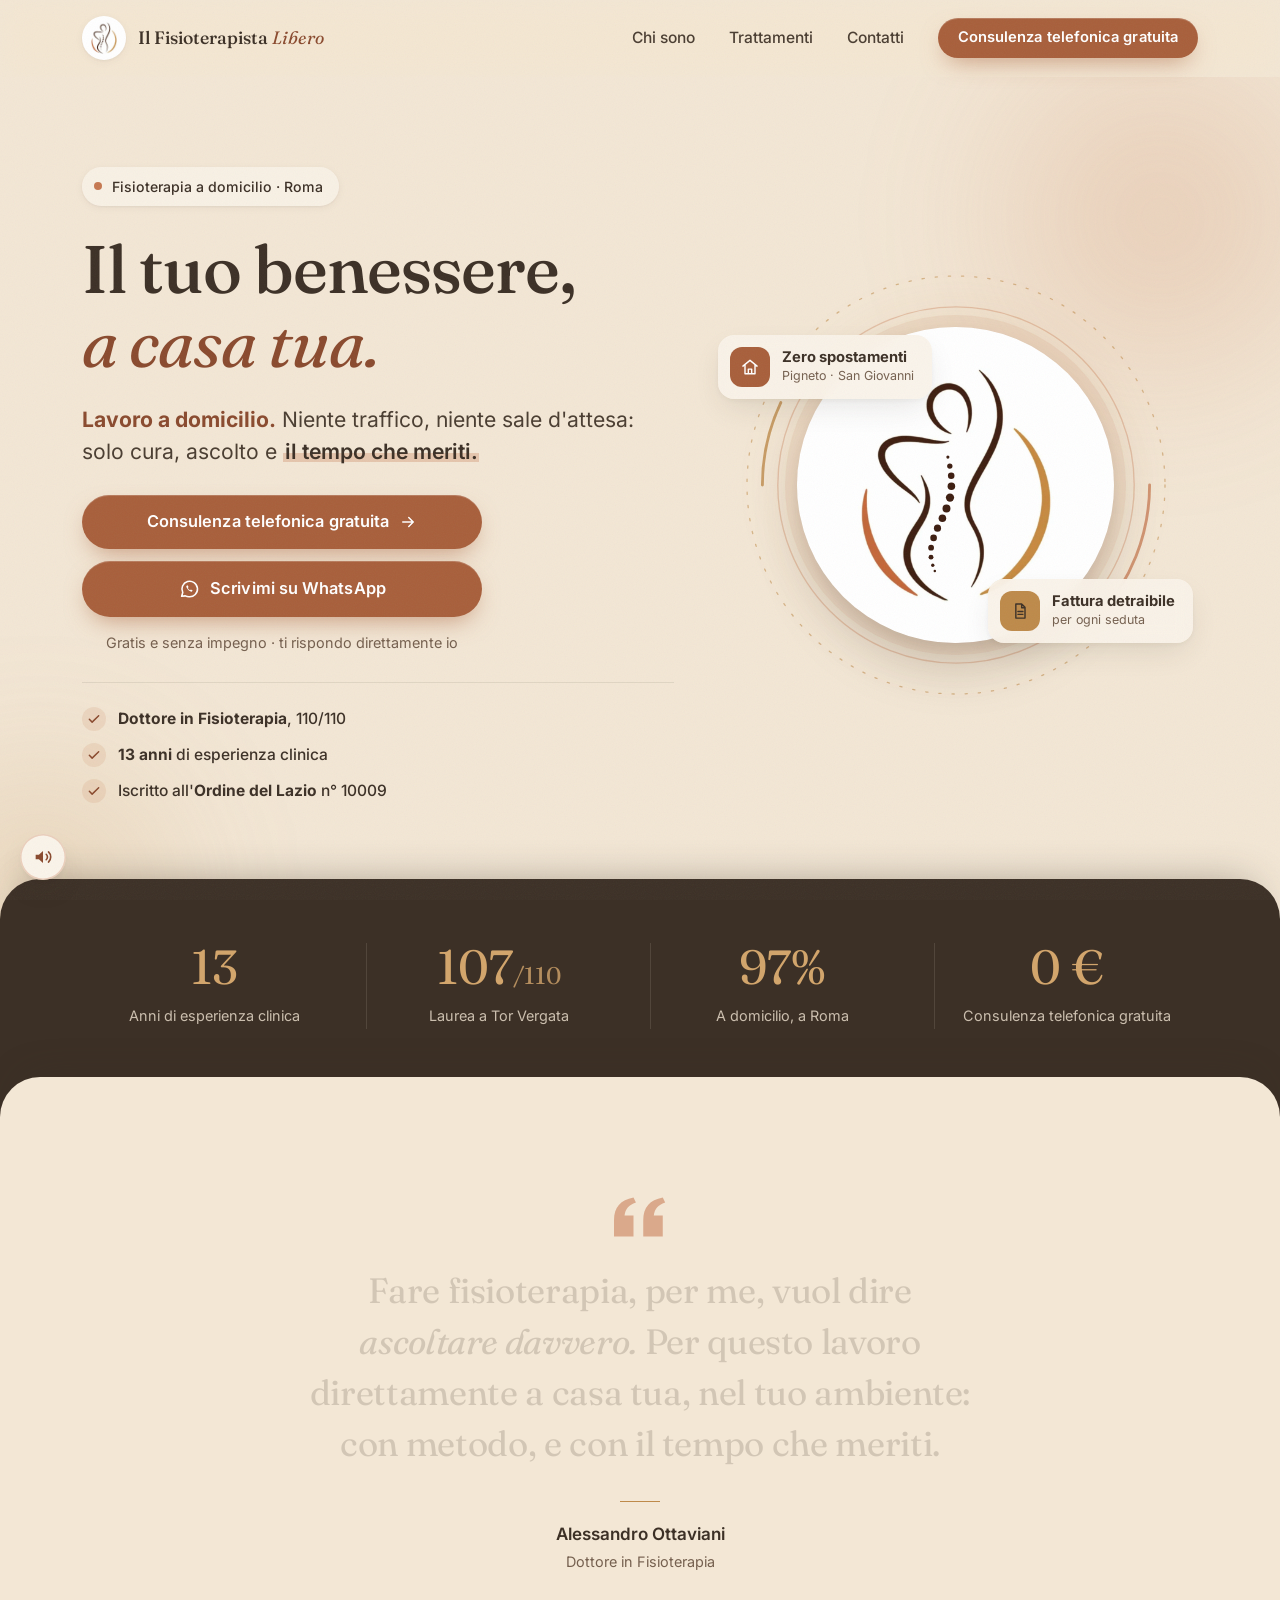
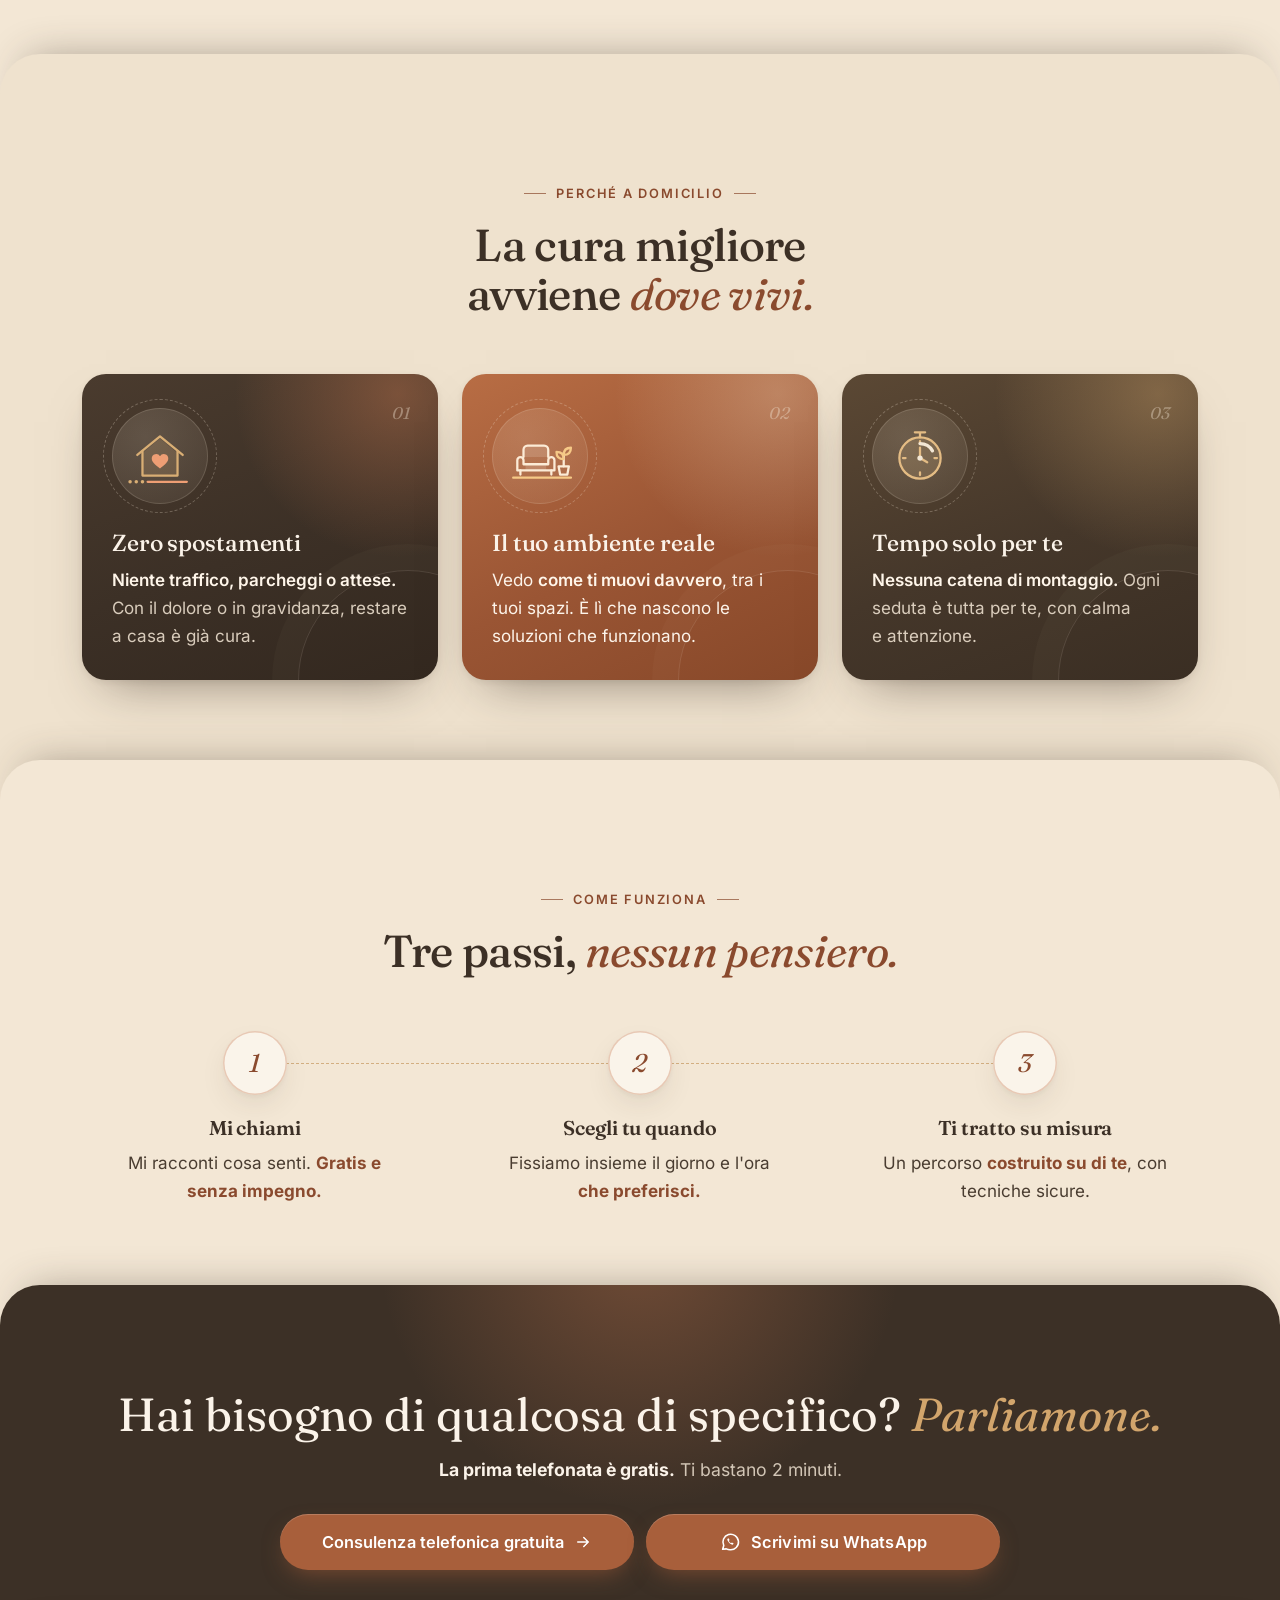
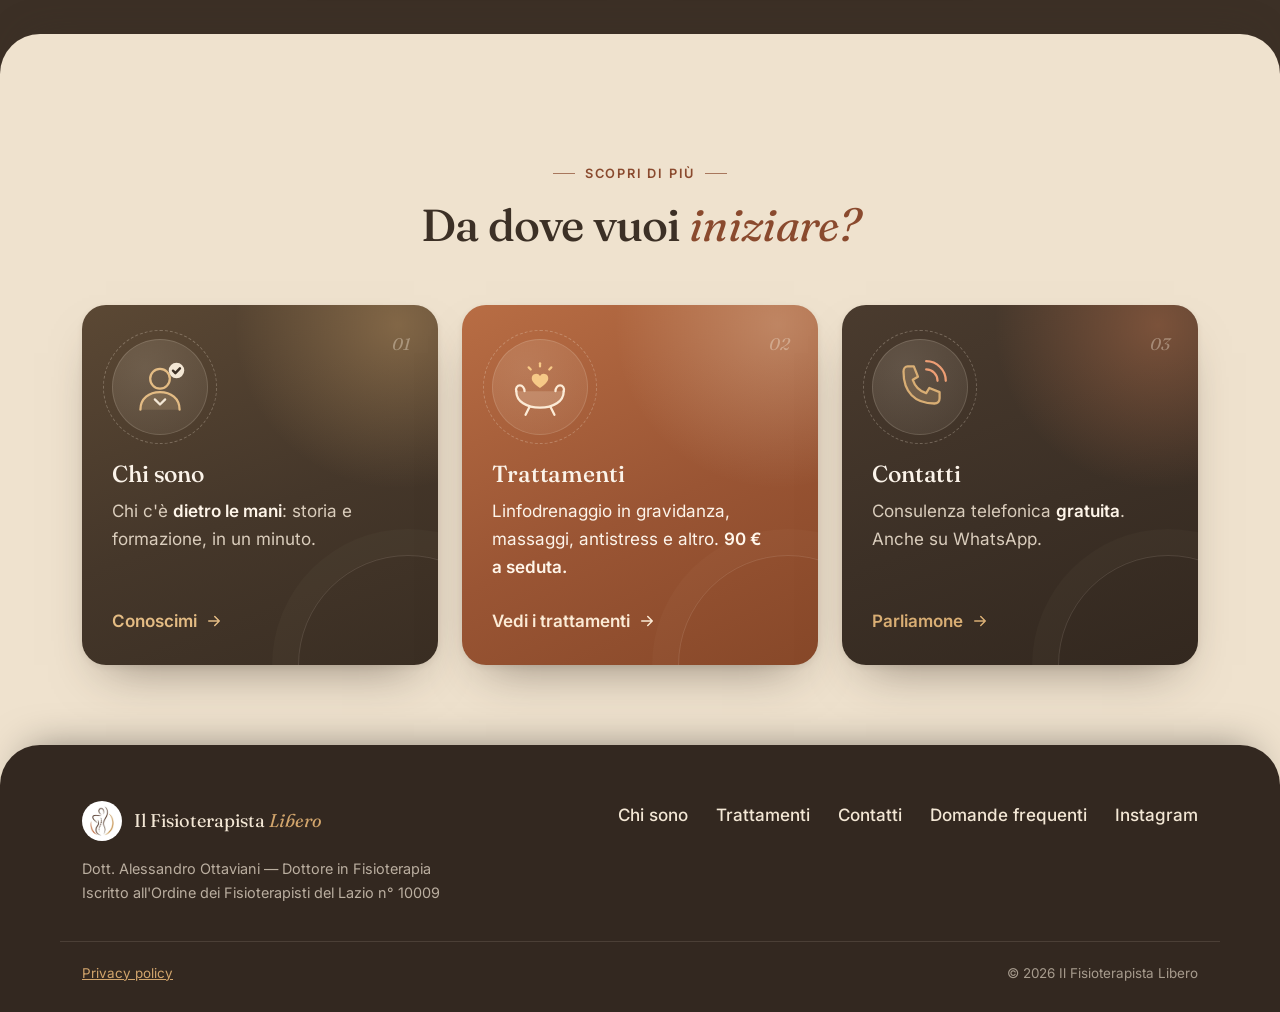
<file: index.html>
<!DOCTYPE html>
<html lang="it">
<head>
<meta charset="UTF-8">
<meta name="viewport" content="width=device-width, initial-scale=1.0">
<title>Alessandro Ottaviani — Fisioterapista a domicilio a Roma</title>
<meta name="google-site-verification" content="W1AcHFIVKMTnToFjyZDDvikF3BDQlEU6eyw6dPURLsA" />
<meta name="msvalidate.01" content="11C69A08C3D8F70136E2F2613C73EC33" />
<meta name="description" content="Fisioterapia e benessere a domicilio a Roma (Pigneto, San Giovanni). Linfodrenaggio in gravidanza, massaggi, trattamenti antistress. Consulenza telefonica gratuita.">
<link rel="canonical" href="https://ilfisioterapistalibero.pages.dev/">
<meta name="theme-color" content="#F3E7D5">

<link rel="icon" type="image/jpeg" href="assets/favicon.jpg">
<link rel="apple-touch-icon" href="assets/favicon.jpg">

<!-- Open Graph -->
<meta property="og:type" content="website">
<meta property="og:site_name" content="Il Fisioterapista Libero">
<meta property="og:title" content="Il Fisioterapista Libero — Fisioterapia a domicilio a Roma">
<meta property="og:description" content="Fisioterapia e benessere a domicilio a Roma (Pigneto, San Giovanni). Consulenza telefonica gratuita.">
<meta property="og:image" content="https://ilfisioterapistalibero.pages.dev/assets/og-image.jpg?v=2">
<meta property="og:url" content="https://ilfisioterapistalibero.pages.dev/">
<meta property="og:locale" content="it_IT">

<!-- Twitter card -->
<meta name="twitter:card" content="summary_large_image">
<meta name="twitter:title" content="Il Fisioterapista Libero — Fisioterapia a domicilio a Roma">
<meta name="twitter:description" content="Fisioterapia e benessere a domicilio a Roma (Pigneto, San Giovanni). Consulenza telefonica gratuita.">
<meta name="twitter:image" content="https://ilfisioterapistalibero.pages.dev/assets/og-image.jpg?v=2">

<link rel="preload" href="/assets/fonts/fraunces-normal-latin-39ce20.woff2" as="font" type="font/woff2" crossorigin>
<link rel="preload" href="/assets/fonts/inter-normal-latin-567244.woff2" as="font" type="font/woff2" crossorigin>

<link rel="stylesheet" href="assets/style.css?v=20261124r">
<script>document.documentElement.classList.add('js');</script>

<script type="application/ld+json">
{
  "@context": "https://schema.org",
  "@graph": [
    {
      "@type": "WebSite",
      "@id": "https://ilfisioterapistalibero.pages.dev/#sito",
      "name": "Il Fisioterapista Libero",
      "alternateName": ["Il Fisioterapista Libero — Alessandro Ottaviani", "ilfisioterapistalibero"],
      "url": "https://ilfisioterapistalibero.pages.dev/",
      "inLanguage": "it-IT",
      "publisher": { "@id": "https://ilfisioterapistalibero.pages.dev/#attivita" }
    },
    {
      "@type": "Physiotherapy",
      "@id": "https://ilfisioterapistalibero.pages.dev/#attivita",
      "name": "Il Fisioterapista Libero — Alessandro Ottaviani",
      "alternateName": "Alessandro Ottaviani Fisioterapista",
      "description": "Fisioterapista a domicilio a Roma (Pigneto, San Giovanni e quartieri limitrofi): linfodrenaggio manuale in gravidanza, massaggio decontratturante, trattamento antistress e digitopressione. Consulenza telefonica gratuita.",
      "url": "https://ilfisioterapistalibero.pages.dev/",
      "telephone": "+393284611118",
      "email": "Ilfisioterapistalibero@gmail.com",
      "image": "https://ilfisioterapistalibero.pages.dev/assets/og-image.jpg?v=2",
      "logo": "https://ilfisioterapistalibero.pages.dev/assets/logo.jpg",
      "address": {
        "@type": "PostalAddress",
        "addressLocality": "Roma",
        "addressRegion": "RM",
        "addressCountry": "IT"
      },
      "areaServed": [
        {
          "@type": "Place",
          "name": "Pigneto, Roma"
        },
        {
          "@type": "Place",
          "name": "San Giovanni, Roma"
        },
        {
          "@type": "Place",
          "name": "Torpignattara, Roma"
        },
        {
          "@type": "Place",
          "name": "Prenestino, Roma"
        },
        {
          "@type": "Place",
          "name": "Casilino, Roma"
        },
        {
          "@type": "Place",
          "name": "Appio Latino, Roma"
        },
        {
          "@type": "Place",
          "name": "Re di Roma, Roma"
        },
        {
          "@type": "Place",
          "name": "Esquilino, Roma"
        },
        {
          "@type": "Place",
          "name": "Tuscolano, Roma"
        },
        {
          "@type": "Place",
          "name": "Centocelle, Roma"
        },
        {
          "@type": "Place",
          "name": "EUR, Roma"
        },
        {
          "@type": "Place",
          "name": "Balduina, Roma"
        },
        {
          "@type": "Place",
          "name": "Monte Mario, Roma"
        },
        {
          "@type": "Place",
          "name": "Casalotti, Roma"
        },
        {
          "@type": "Place",
          "name": "Roma"
        }
      ],
      "openingHoursSpecification": [
        {
          "@type": "OpeningHoursSpecification",
          "dayOfWeek": [
            "Monday",
            "Tuesday",
            "Wednesday",
            "Thursday",
            "Friday"
          ],
          "opens": "10:00",
          "closes": "18:00"
        }
      ],
      "priceRange": "90 €",
      "currenciesAccepted": "EUR",
      "paymentAccepted": "Contanti, Bonifico, PayPal",
      "hasMap": "https://maps.google.com/?cid=13808662226632231632",
      "founder": {
        "@id": "https://ilfisioterapistalibero.pages.dev/chi-sono#alessandro"
      },
      "hasOfferCatalog": {
        "@type": "OfferCatalog",
        "name": "Trattamenti a domicilio",
        "itemListElement": [
          {
            "@type": "Offer",
            "price": "90",
            "priceCurrency": "EUR",
            "itemOffered": {
              "@type": "Service",
              "name": "Linfodrenaggio manuale in gravidanza"
            }
          },
          {
            "@type": "Offer",
            "price": "90",
            "priceCurrency": "EUR",
            "itemOffered": {
              "@type": "Service",
              "name": "Massaggio decontratturante / rilassante"
            }
          },
          {
            "@type": "Offer",
            "price": "90",
            "priceCurrency": "EUR",
            "itemOffered": {
              "@type": "Service",
              "name": "Trattamento antistress completo"
            }
          },
          {
            "@type": "Offer",
            "price": "90",
            "priceCurrency": "EUR",
            "itemOffered": {
              "@type": "Service",
              "name": "Digitopressione palmare"
            }
          },
          {
            "@type": "Offer",
            "price": "90",
            "priceCurrency": "EUR",
            "itemOffered": {
              "@type": "Service",
              "name": "Digitopressione plantare"
            }
          },
          {
            "@type": "Offer",
            "price": "90",
            "priceCurrency": "EUR",
            "itemOffered": {
              "@type": "Service",
              "name": "Trattamento personalizzato"
            }
          },
          {
            "@type": "Offer",
            "price": "0",
            "priceCurrency": "EUR",
            "itemOffered": {
              "@type": "Service",
              "name": "Consulenza telefonica gratuita"
            }
          }
        ]
      },
      "sameAs": [
        "https://www.instagram.com/ilfisioterapistalibero",
        "https://maps.google.com/?cid=13808662226632231632"
      ],
      "knowsAbout": [
        "Fisioterapia a domicilio",
        "Linfodrenaggio manuale in gravidanza",
        "Linfodrenaggio manuale e decongestione del linfedema",
        "Massaggio decontratturante",
        "Trattamento antistress",
        "Digitopressione",
        "Neurodinamica metodo Maitland",
        "Neurotaping",
        "Riflessologia plantare",
        "Massaggio connettivale",
        "Riabilitazione"
      ],
      "slogan": "Il tuo benessere, a casa tua."
    }
  ]
}
</script>
</head>
<body>

<header class="site-header" id="site-header">
  <div class="container header-inner">
    <a href="/" class="brand" aria-current="page">
      <img src="assets/logo-sm.webp" alt="" width="44" height="44">
      <span>Il Fisioterapista <em>Libero</em></span>
    </a>
    <nav class="main-nav" id="main-nav" aria-label="Navigazione principale">
      <a href="/chi-sono">Chi sono</a>
      <a href="/trattamenti">Trattamenti</a>
      <a href="/contatti">Contatti</a>
      <a href="/contatti" class="btn btn-primary btn-sm nav-cta">Consulenza telefonica gratuita</a>
    </nav>
    <button class="menu-toggle" type="button" aria-expanded="false" aria-controls="main-nav" aria-label="Apri il menu"><span></span><span></span></button>
  </div>
</header>

<main>

  <!-- HERO -->
  <section class="hero">
    <div class="hero-bg" aria-hidden="true">
      <span class="blob blob-1"></span>
      <span class="blob blob-2"></span>
    </div>
    <div class="container hero-grid">
      <div class="hero-copy">
        <p class="eyebrow reveal"><span class="dot"></span>Fisioterapia a domicilio · Roma</p>
        <h1 class="reveal">Il tuo benessere,<br><em>a casa tua.</em></h1>
        <p class="subtitle reveal"><strong>Lavoro a domicilio.</strong> Niente traffico, niente sale d'attesa: solo cura, ascolto e <span class="hl">il tempo che meriti.</span></p>
        <div class="hero-cta reveal">
          <a href="/contatti" class="btn btn-primary btn-shine">Consulenza telefonica gratuita<svg class="btn-arrow"><use href="assets/icons.svg#i-arrow"/></svg></a>
          <a href="https://wa.me/393284611118?text=Ciao%20Alessandro%2C%20vorrei%20prenotare%20una%20consulenza%20telefonica%20gratuita." class="btn btn-wa btn-shine" target="_blank" rel="noopener"><svg class="wa-ico"><use href="assets/icons.svg#i-wa"/></svg>Scrivimi su WhatsApp</a>
        </div>
        <p class="hero-micro reveal">Gratis e senza impegno · ti rispondo direttamente io</p>
        <ul class="trust-list reveal">
          <li><svg><use href="assets/icons.svg#i-check"/></svg><span><strong>Dottore in Fisioterapia</strong>, 110/110</span></li>
          <li><svg><use href="assets/icons.svg#i-check"/></svg><span><strong>13 anni</strong> di esperienza clinica</span></li>
          <li><svg><use href="assets/icons.svg#i-check"/></svg><span>Iscritto all'<strong>Ordine del Lazio</strong> n° 10009</span></li>
        </ul>
      </div>

      <div class="hero-visual reveal" aria-hidden="true">
        <div class="orbit">
          <svg class="orbit-rings" viewBox="0 0 400 400">
            <circle cx="200" cy="200" r="190" class="ring ring-1"/>
            <circle cx="200" cy="200" r="162" class="ring ring-2" pathLength="100"/>
            <circle cx="200" cy="200" r="176" class="ring ring-3" pathLength="100"/>
            <circle cx="200" cy="200" r="176" class="ring ring-4" pathLength="100"/>
          </svg>
          <span class="glow" aria-hidden="true"></span>
          <div class="logo-disc">
            <div class="logo-art">
              <img src="assets/logo-hero.webp" fetchpriority="high" alt="Logo Il Fisioterapista Libero, fisioterapia a domicilio a Roma" width="260" height="314">
              <svg class="spine" viewBox="0 0 1060 1280">
              <circle cx="485" cy="491.5" r="8.5" style="--i:0"/>
              <circle cx="495.5" cy="540" r="14.5" style="--i:1"/>
              <circle cx="503" cy="592" r="17.7" style="--i:2"/>
              <circle cx="504" cy="649" r="20.4" style="--i:3"/>
              <circle cx="496.5" cy="710" r="22.3" style="--i:4"/>
              <circle cx="477.5" cy="769" r="21.4" style="--i:5"/>
              <circle cx="455.5" cy="822" r="20.4" style="--i:6"/>
              <circle cx="429" cy="875" r="19.2" style="--i:7"/>
              <circle cx="408" cy="927.5" r="17.9" style="--i:8"/>
              <circle cx="394.5" cy="980.5" r="15.6" style="--i:9"/>
              <circle cx="394" cy="1031.5" r="13.2" style="--i:10"/>
              <circle cx="403.5" cy="1075" r="9.0" style="--i:11"/>
              <circle cx="414.5" cy="1106" r="6.7" style="--i:12"/>
              </svg>
            </div>
          </div>
          <div class="float-chip chip-1">
            <span class="chip-icon"><svg><use href="assets/icons.svg#i-home"/></svg></span>
            <span><strong>Zero spostamenti</strong><small>Pigneto · San Giovanni</small></span>
          </div>
          <div class="float-chip chip-2">
            <span class="chip-icon"><svg><use href="assets/icons.svg#i-doc"/></svg></span>
            <span><strong>Fattura detraibile</strong><small>per ogni seduta</small></span>
          </div>
        </div>
      </div>
    </div>
  </section>

  <!-- NUMERI -->
  <section class="stats sheet" aria-label="In breve">
    <div class="container stats-grid">
      <div class="stat reveal"><strong><span class="count" data-to="13">13</span></strong><span>Anni di esperienza clinica</span></div>
      <div class="stat reveal"><strong><span class="count" data-to="110">110</span><small>/110</small></strong><span>Laurea a Tor Vergata</span></div>
      <div class="stat reveal"><strong><span class="count" data-to="100">100</span>%</strong><span>A domicilio, a Roma</span></div>
      <div class="stat reveal"><strong>0 €</strong><span>Consulenza telefonica gratuita</span></div>
    </div>
  </section>

  <!-- MISSIONE -->
  <section class="section mission sheet">
    <div class="container">
      <figure class="quote reveal">
        <svg class="quote-mark" viewBox="0 0 64 48" aria-hidden="true"><path d="M0 48V28C0 12 8 3 24 0l3 6C18 9 14 14 13 22h11v26zm36 0V28c0-16 8-25 24-28l3 6c-9 3-13 8-14 16h11v26z" fill="currentColor"/></svg>
        <blockquote>
          Fare fisioterapia, per me, vuol dire <em>ascoltare davvero.</em> Per questo lavoro direttamente a casa tua, nel tuo ambiente: con metodo, e con il tempo che meriti.
        </blockquote>
        <figcaption>
          <span class="sig">Alessandro Ottaviani</span>
          <span class="sig-role">Dottore in Fisioterapia</span>
        </figcaption>
      </figure>
    </div>
  </section>

  <!-- PERCHÉ A DOMICILIO -->
  <section class="section section-alt sheet">
    <div class="container">
      <div class="section-header center reveal">
        <p class="kicker">Perché a domicilio</p>
        <h2>La cura migliore avviene <em>dove vivi.</em></h2>
      </div>
      <div class="fcard-grid">
        <article class="fcard tone-cacao spot reveal">
          <span class="fnum">01</span>
          <span class="ficon" aria-hidden="true">
            <svg class="ico" viewBox="0 0 64 64">
              <path class="f" d="M15 29L32 15l17 14v22H15z"/>
              <path d="M10 31L32 13l22 18"/>
              <path d="M15 27v24h34V27"/>
              <path class="af beat" d="M32 44c-5-3.5-8-6.3-8-9.5a4.3 4.3 0 0 1 8-2.2 4.3 4.3 0 0 1 8 2.2c0 3.2-3 6-8 9.5z"/>
              <g class="walk"><circle class="dot" cx="3" cy="57" r="1.7"/><circle class="dot" cx="9" cy="57" r="1.7"/><circle class="dot" cx="15" cy="57" r="1.7"/></g>
              <path class="a" d="M20 57h38"/>
            </svg>
          </span>
          <h3>Zero spostamenti</h3>
          <p><strong>Niente traffico, parcheggi o attese.</strong> Con il dolore o in gravidanza, restare a casa è già cura.</p>
        </article>
        <article class="fcard tone-terra spot reveal">
          <span class="fnum">02</span>
          <span class="ficon" aria-hidden="true">
            <svg class="ico" viewBox="0 0 64 64">
              <path class="f" d="M18 40h20v6H18zM16 33v-7a4 4 0 0 1 4-4h16a4 4 0 0 1 4 4v7z"/>
              <path d="M16 33v-7a4 4 0 0 1 4-4h16a4 4 0 0 1 4 4v7"/>
              <path d="M10 36a3 3 0 0 1 6 0v4h24v-4a3 3 0 0 1 6 0v10H10z"/>
              <path d="M13 46v4M43 46v4"/>
              <path d="M50 42h10l-1.5 8h-7z"/>
              <path d="M55 42V29"/>
              <path class="a leaf" d="M55 35c-5 0-7-3-7-7 4 0 7 2 7 7z"/>
              <path class="a leaf leaf-2" d="M55 31c5 0 7-3 7-7-4 0-7 2-7 7z"/>
              <path class="a" d="M6 53h56"/>
            </svg>
          </span>
          <h3>Il tuo ambiente reale</h3>
          <p>Vedo <strong>come ti muovi davvero</strong>, tra i tuoi spazi. È lì che nascono le soluzioni che funzionano.</p>
        </article>
        <article class="fcard tone-bark spot reveal">
          <span class="fnum">03</span>
          <span class="ficon" aria-hidden="true">
            <svg class="ico" viewBox="0 0 64 64">
              <circle class="f" cx="32" cy="34" r="20"/>
              <circle cx="32" cy="34" r="20"/>
              <path d="M27 9h10M32 9v5"/>
              <path d="M32 17.5v2.5M32 48v2.5M15.5 34H18M46 34h2.5"/>
              <path class="a" d="M32 20a14 14 0 0 1 12.1 7" stroke-width="3.2"/>
              <path class="hand-2" d="M32 34l7 4"/>
              <path class="hand" d="M32 34V24"/>
              <circle class="af" cx="32" cy="34" r="2.6"/>
            </svg>
          </span>
          <h3>Tempo solo per te</h3>
          <p><strong>Nessuna catena di montaggio.</strong> Ogni seduta è tutta per te, con calma e attenzione.</p>
        </article>
      </div>
    </div>
  </section>

  <!-- COME FUNZIONA -->
  <section class="section sheet">
    <div class="container">
      <div class="section-header center reveal">
        <p class="kicker">Come funziona</p>
        <h2>Tre passi, <em>nessun pensiero.</em></h2>
      </div>
      <ol class="steps draw">
        <li class="step reveal">
          <span class="step-num">1</span>
          <h3>Mi chiami</h3>
          <p>Mi racconti cosa senti. <strong>Gratis e senza impegno.</strong></p>
        </li>
        <li class="step reveal">
          <span class="step-num">2</span>
          <h3>Scegli tu quando</h3>
          <p>Fissiamo insieme il giorno e l'ora <strong>che preferisci.</strong></p>
        </li>
        <li class="step reveal">
          <span class="step-num">3</span>
          <h3>Ti tratto su misura</h3>
          <p>Un percorso <strong>costruito su di te</strong>, con tecniche sicure.</p>
        </li>
      </ol>
    </div>
  </section>

  <!-- INVITO (fascia di contrasto) -->
  <section class="cta-band sheet">
    <div class="container cta-band-inner reveal">
      <p class="cta-band-title">Hai bisogno di qualcosa di specifico? <em>Parliamone.</em></p>
      <p class="cta-band-sub"><strong>La prima telefonata è gratis.</strong> Ti bastano 2 minuti.</p>
      <div class="hero-cta">
        <a href="/contatti" class="btn btn-primary btn-shine">Consulenza telefonica gratuita<svg class="btn-arrow"><use href="assets/icons.svg#i-arrow"/></svg></a>
        <a href="https://wa.me/393284611118?text=Ciao%20Alessandro%2C%20vorrei%20prenotare%20una%20consulenza%20telefonica%20gratuita." class="btn btn-wa btn-shine" target="_blank" rel="noopener"><svg class="wa-ico"><use href="assets/icons.svg#i-wa"/></svg>Scrivimi su WhatsApp</a>
      </div>
    </div>
  </section>

  <!-- ESPLORA -->
  <section class="section section-alt sheet">
    <div class="container">
      <div class="section-header center reveal">
        <p class="kicker">Scopri di più</p>
        <h2>Da dove vuoi <em>iniziare?</em></h2>
      </div>
      <div class="fcard-grid">
        <a href="/chi-sono" class="fcard tone-bark spot tilt reveal">
          <span class="fnum">01</span>
          <span class="ficon" aria-hidden="true">
            <svg class="ico" viewBox="0 0 64 64">
              <path class="f" d="M13 54c0-11 8.5-17 19-17s19 6 19 17z"/>
              <circle cx="32" cy="24" r="9.5"/>
              <path d="M13 54c0-11 8.5-17 19-17s19 6 19 17"/>
              <path class="a" d="M27 44l5 5 5-5"/>
              <g class="badge"><circle class="af" cx="48" cy="16" r="7.5"/><path d="M44.6 16.2l2.3 2.3 4.4-4.6" stroke="#3C3026" stroke-width="2.4"/></g>
            </svg>
          </span>
          <h3>Chi sono</h3>
          <p>Chi c'è <strong>dietro le mani</strong>: storia e formazione, in un minuto.</p>
          <span class="explore-link">Conoscimi<svg><use href="assets/icons.svg#i-arrow"/></svg></span>
        </a>
        <a href="/trattamenti" class="fcard tone-terra spot tilt reveal">
          <span class="fnum">02</span>
          <span class="ficon" aria-hidden="true">
            <svg class="ico" viewBox="0 0 64 64">
              <path class="f" d="M9 36c0 10 10 16 23 16s23-6 23-16z"/>
              <path d="M9 36c0 10 10 16 23 16s23-6 23-16"/>
              <path d="M9 36c-1-3 1-5.5 3.5-5.5S17 33 17 36M55 36c1-3-1-5.5-3.5-5.5S47 33 47 36"/>
              <path d="M22 51l-4 8M42 51l4 8"/>
              <path class="af float" d="M32 33c-5-3.5-8-6.3-8-9.5a4.3 4.3 0 0 1 8-2.2 4.3 4.3 0 0 1 8 2.2c0 3.2-3 6-8 9.5z"/>
              <path class="a ray" d="M32 9v3"/>
              <path class="a ray" d="M21 13l2 2"/>
              <path class="a ray" d="M43 13l-2 2"/>
            </svg>
          </span>
          <h3>Trattamenti</h3>
          <p>Linfodrenaggio in gravidanza, massaggi, antistress e altro. <strong>90 € a seduta.</strong></p>
          <span class="explore-link">Vedi i trattamenti<svg><use href="assets/icons.svg#i-arrow"/></svg></span>
        </a>
        <a href="/contatti" class="fcard tone-cacao spot tilt reveal">
          <span class="fnum">03</span>
          <span class="ficon" aria-hidden="true">
            <svg class="ico" viewBox="0 0 64 64">
              <path class="f" d="M20 12h6l4 10-5 3c2 6 7 11 13 13l3-5 10 4v6c0 3-2 5-5 5C27 48 16 37 16 17c0-3 2-5 4-5z"/>
              <path d="M20 12h6l4 10-5 3c2 6 7 11 13 13l3-5 10 4v6c0 3-2 5-5 5C27 48 16 37 16 17c0-3 2-5 4-5z"/>
              <path class="a wave-1" d="M38 15a11 11 0 0 1 11 11"/>
              <path class="a wave-2" d="M38 7a19 19 0 0 1 19 19"/>
            </svg>
          </span>
          <h3>Contatti</h3>
          <p>Consulenza telefonica <strong>gratuita</strong>. Anche su WhatsApp.</p>
          <span class="explore-link">Parliamone<svg><use href="assets/icons.svg#i-arrow"/></svg></span>
        </a>
      </div>
    </div>
  </section>

</main>

<footer class="site-footer">
  <div class="container footer-grid">
    <div>
      <a href="/" class="footer-brand">
        <img src="assets/logo-sm.webp" alt="" width="38" height="38">
        <span>Il Fisioterapista <em>Libero</em></span>
      </a>
      <p>Dott. Alessandro Ottaviani — Dottore in Fisioterapia<br>Iscritto all'Ordine dei Fisioterapisti del Lazio n° 10009</p>
    </div>
    <nav class="footer-nav" aria-label="Pagine">
      <a href="/chi-sono">Chi sono</a>
      <a href="/trattamenti">Trattamenti</a>
      <a href="/contatti">Contatti</a>
      <a href="/domande-frequenti">Domande frequenti</a>
      <a href="https://www.instagram.com/ilfisioterapistalibero" target="_blank" rel="noopener">Instagram</a>
    </nav>
  </div>
  <div class="container footer-bottom">
    <a href="/privacy">Privacy policy</a>
    <span>&copy; <span id="year">2026</span> Il Fisioterapista Libero</span>
  </div>
</footer>

<div class="sticky-cta" id="sticky-cta">
  <a href="/contatti" class="btn btn-primary btn-block btn-shine">Consulenza telefonica gratuita<svg class="btn-arrow"><use href="assets/icons.svg#i-arrow"/></svg></a>
</div>


<script src="assets/script.js?v=20261124r"></script>
<script src="assets/sound.js?v=20261124n"></script>
<!-- Cloudflare Web Analytics -->
<script defer src='https://static.cloudflareinsights.com/beacon.min.js' data-cf-beacon='{"token": "8a5ae81072844733bec9c2a04b4f7ea8"}'></script>
</body>
</html>
</file>
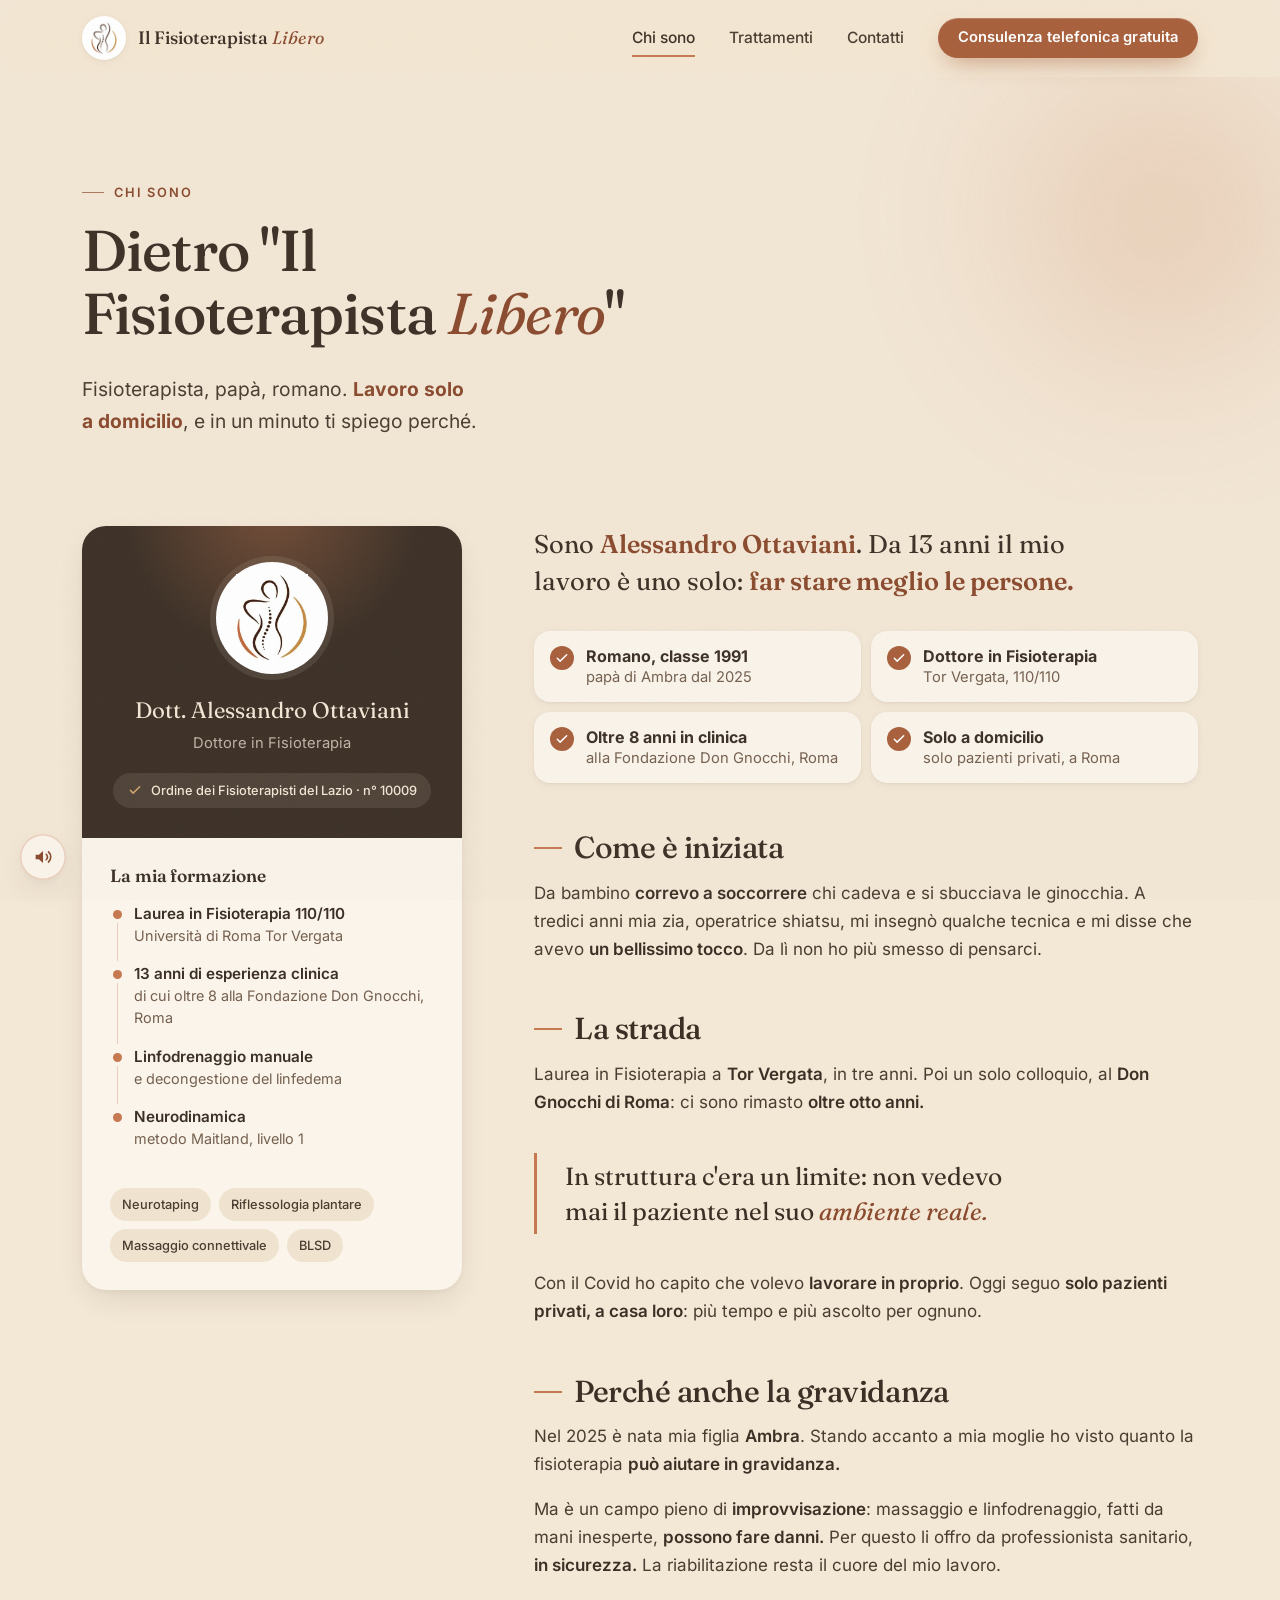
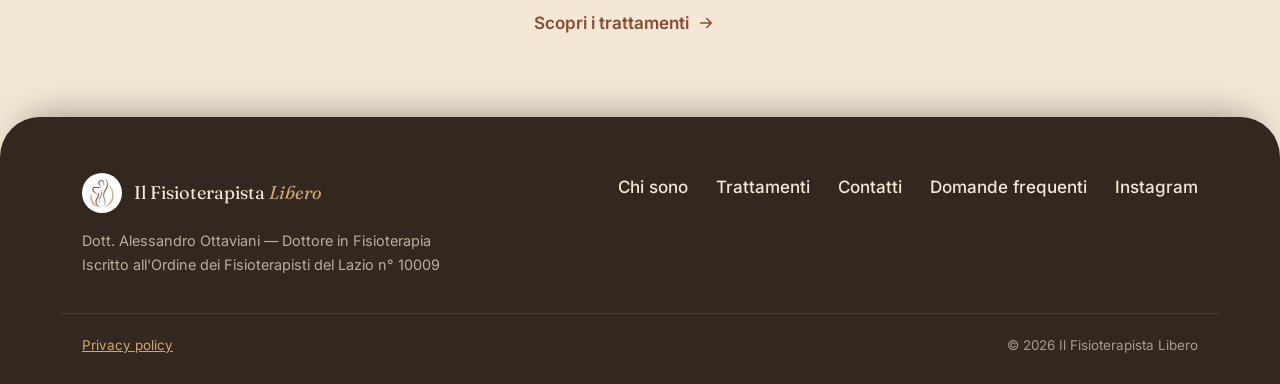
<file: chi-sono.html>
<!DOCTYPE html>
<html lang="it">
<head>
<meta charset="UTF-8">
<meta name="viewport" content="width=device-width, initial-scale=1.0">
<title>Chi sono — Alessandro Ottaviani, fisioterapista a domicilio a Roma</title>
<meta name="description" content="Alessandro Ottaviani, Dottore in Fisioterapia (110/110, Tor Vergata), 13 anni di esperienza clinica. Oggi fisioterapia a domicilio a Roma.">
<link rel="canonical" href="https://ilfisioterapistalibero.pages.dev/chi-sono">
<meta name="theme-color" content="#F3E7D5">
<link rel="icon" type="image/jpeg" href="assets/favicon.jpg">
<link rel="apple-touch-icon" href="assets/favicon.jpg">
<meta property="og:type" content="website">
<meta property="og:site_name" content="Il Fisioterapista Libero">
<meta property="og:title" content="Chi sono — Il Fisioterapista Libero">
<meta property="og:description" content="Alessandro Ottaviani, Dottore in Fisioterapia (110/110, Tor Vergata), 13 anni di esperienza clinica. Oggi fisioterapia a domicilio a Roma.">
<meta property="og:url" content="https://ilfisioterapistalibero.pages.dev/chi-sono">
<meta property="og:image" content="https://ilfisioterapistalibero.pages.dev/assets/og-image.jpg?v=2">
<meta property="og:locale" content="it_IT">
<link rel="preload" href="/assets/fonts/fraunces-normal-latin-39ce20.woff2" as="font" type="font/woff2" crossorigin>
<link rel="preload" href="/assets/fonts/inter-normal-latin-567244.woff2" as="font" type="font/woff2" crossorigin>
<link rel="stylesheet" href="assets/style.css?v=20261124r">
<script>document.documentElement.classList.add('js');</script>
<script type="application/ld+json">
{
  "@context": "https://schema.org",
  "@graph": [
    {
      "@type": "Person",
      "@id": "https://ilfisioterapistalibero.pages.dev/chi-sono#alessandro",
      "name": "Alessandro Ottaviani",
      "honorificPrefix": "Dott.",
      "jobTitle": "Fisioterapista",
      "url": "https://ilfisioterapistalibero.pages.dev/chi-sono",
      "alumniOf": {
        "@type": "CollegeOrUniversity",
        "name": "Università degli Studi di Roma Tor Vergata"
      },
      "hasCredential": {
        "@type": "EducationalOccupationalCredential",
        "credentialCategory": "Iscrizione all'Ordine dei Fisioterapisti del Lazio n° 10009"
      },
      "worksFor": {
        "@id": "https://ilfisioterapistalibero.pages.dev/#attivita"
      },
      "sameAs": [
        "https://www.instagram.com/ilfisioterapistalibero",
        "https://maps.google.com/?cid=13808662226632231632"
      ],
      "knowsAbout": [
        "Fisioterapia a domicilio",
        "Linfodrenaggio manuale in gravidanza",
        "Linfodrenaggio manuale e decongestione del linfedema",
        "Massaggio decontratturante",
        "Trattamento antistress",
        "Digitopressione",
        "Neurodinamica metodo Maitland",
        "Neurotaping",
        "Riflessologia plantare",
        "Massaggio connettivale",
        "Riabilitazione"
      ],
      "description": "Dottore in Fisioterapia (110/110, Tor Vergata), 13 anni di esperienza clinica di cui oltre 8 alla Fondazione Don Gnocchi di Roma. Oggi lavora esclusivamente a domicilio a Roma.",
      "memberOf": {
        "@type": "Organization",
        "name": "Ordine dei Fisioterapisti del Lazio"
      }
    }
  ]
}
</script>
</head>
<body>

<header class="site-header" id="site-header">
  <div class="container header-inner">
    <a href="/" class="brand">
      <img src="assets/logo-sm.webp" alt="" width="44" height="44">
      <span>Il Fisioterapista <em>Libero</em></span>
    </a>
    <nav class="main-nav" id="main-nav" aria-label="Navigazione principale">
      <a href="/chi-sono" aria-current="page">Chi sono</a>
      <a href="/trattamenti">Trattamenti</a>
      <a href="/contatti">Contatti</a>
      <a href="/contatti" class="btn btn-primary btn-sm nav-cta">Consulenza telefonica gratuita</a>
    </nav>
    <button class="menu-toggle" type="button" aria-expanded="false" aria-controls="main-nav" aria-label="Apri il menu"><span></span><span></span></button>
  </div>
</header>

<main>

  <section class="page-hero">
    <div class="hero-bg" aria-hidden="true"><span class="blob blob-1"></span></div>
    <div class="container">
      <p class="kicker reveal">Chi sono</p>
      <h1 class="reveal">Dietro "Il Fisioterapista <em>Libero</em>"</h1>
      <p class="page-lead reveal">Fisioterapista, papà, romano. <strong>Lavoro solo a domicilio</strong>, e in un minuto ti spiego perché.</p>
    </div>
  </section>

  <section class="section section-tight">
    <div class="container about-grid">
      <aside class="profile-card reveal">
        <div class="profile-top">
          <div class="profile-logo"><img src="assets/logo-sm.webp" alt="" width="120" height="143"></div>
          <p class="profile-name">Dott. Alessandro Ottaviani</p>
          <p class="profile-role">Dottore in Fisioterapia</p>
          <span class="badge-ordine"><svg><use href="assets/icons.svg#i-check"/></svg>Ordine dei Fisioterapisti del Lazio · n° 10009</span>
        </div>
        <div class="profile-bottom">
          <h3>La mia formazione</h3>
          <ul class="timeline">
            <li><strong>Laurea in Fisioterapia 110/110</strong><span>Università di Roma Tor Vergata</span></li>
            <li><strong>13 anni di esperienza clinica</strong><span>di cui oltre 8 alla Fondazione Don Gnocchi, Roma</span></li>
            <li><strong>Linfodrenaggio manuale</strong><span>e decongestione del linfedema</span></li>
            <li><strong>Neurodinamica</strong><span>metodo Maitland, livello 1</span></li>
          </ul>
          <div class="tags">
            <span>Neurotaping</span><span>Riflessologia plantare</span><span>Massaggio connettivale</span><span>BLSD</span>
          </div>
        </div>
      </aside>

      <div class="bio">
        <p class="lead reveal">Sono <strong>Alessandro Ottaviani</strong>. Da 13 anni il mio lavoro è uno solo: <strong>far stare meglio le persone.</strong></p>

        <ul class="facts reveal">
          <li><svg><use href="assets/icons.svg#i-check"/></svg><span><strong>Romano, classe 1991</strong>papà di Ambra dal 2025</span></li>
          <li><svg><use href="assets/icons.svg#i-check"/></svg><span><strong>Dottore in Fisioterapia</strong>Tor Vergata, 110/110</span></li>
          <li><svg><use href="assets/icons.svg#i-check"/></svg><span><strong>Oltre 8 anni in clinica</strong>alla Fondazione Don Gnocchi, Roma</span></li>
          <li><svg><use href="assets/icons.svg#i-check"/></svg><span><strong>Solo a domicilio</strong>solo pazienti privati, a Roma</span></li>
        </ul>

        <h2 class="bio-h reveal">Come è iniziata</h2>
        <p class="reveal">Da bambino <strong>correvo a soccorrere</strong> chi cadeva e si sbucciava le ginocchia. A tredici anni mia zia, operatrice shiatsu, mi insegnò qualche tecnica e mi disse che avevo <strong>un bellissimo tocco</strong>. Da lì non ho più smesso di pensarci.</p>

        <h2 class="bio-h reveal">La strada</h2>
        <p class="reveal">Laurea in Fisioterapia a <strong>Tor Vergata</strong>, in tre anni. Poi un solo colloquio, al <strong>Don Gnocchi di Roma</strong>: ci sono rimasto <strong>oltre otto anni.</strong></p>

        <blockquote class="pull reveal">In struttura c'era un limite: non vedevo mai il paziente nel suo <em>ambiente reale.</em></blockquote>

        <p class="reveal">Con il Covid ho capito che volevo <strong>lavorare in proprio</strong>. Oggi seguo <strong>solo pazienti privati, a casa loro</strong>: più tempo e più ascolto per ognuno.</p>

        <h2 class="bio-h reveal">Perché anche la gravidanza</h2>
        <p class="reveal">Nel 2025 è nata mia figlia <strong>Ambra</strong>. Stando accanto a mia moglie ho visto quanto la fisioterapia <strong>può aiutare in gravidanza.</strong></p>
        <p class="reveal">Ma è un campo pieno di <strong>improvvisazione</strong>: massaggio e linfodrenaggio, fatti da mani inesperte, <strong>possono fare danni.</strong> Per questo li offro da professionista sanitario, <strong>in sicurezza.</strong> La riabilitazione resta il cuore del mio lavoro.</p>

        <a href="/trattamenti" class="text-link reveal">Scopri i trattamenti<svg><use href="assets/icons.svg#i-arrow"/></svg></a>
      </div>
    </div>
  </section>

</main>

<footer class="site-footer">
  <div class="container footer-grid">
    <div>
      <a href="/" class="footer-brand">
        <img src="assets/logo-sm.webp" alt="" width="38" height="38">
        <span>Il Fisioterapista <em>Libero</em></span>
      </a>
      <p>Dott. Alessandro Ottaviani — Dottore in Fisioterapia<br>Iscritto all'Ordine dei Fisioterapisti del Lazio n° 10009</p>
    </div>
    <nav class="footer-nav" aria-label="Pagine">
      <a href="/chi-sono">Chi sono</a>
      <a href="/trattamenti">Trattamenti</a>
      <a href="/contatti">Contatti</a>
      <a href="/domande-frequenti">Domande frequenti</a>
      <a href="https://www.instagram.com/ilfisioterapistalibero" target="_blank" rel="noopener">Instagram</a>
    </nav>
  </div>
  <div class="container footer-bottom">
    <a href="/privacy">Privacy policy</a>
    <span>&copy; <span id="year">2026</span> Il Fisioterapista Libero</span>
  </div>
</footer>

<div class="sticky-cta" id="sticky-cta">
  <a href="/contatti" class="btn btn-primary btn-block btn-shine">Consulenza telefonica gratuita<svg class="btn-arrow"><use href="assets/icons.svg#i-arrow"/></svg></a>
</div>

<script src="assets/script.js?v=20261124r"></script>
<script src="assets/sound.js?v=20261124n"></script>
<!-- Cloudflare Web Analytics -->
<script defer src='https://static.cloudflareinsights.com/beacon.min.js' data-cf-beacon='{"token": "8a5ae81072844733bec9c2a04b4f7ea8"}'></script>
</body>
</html>
</file>
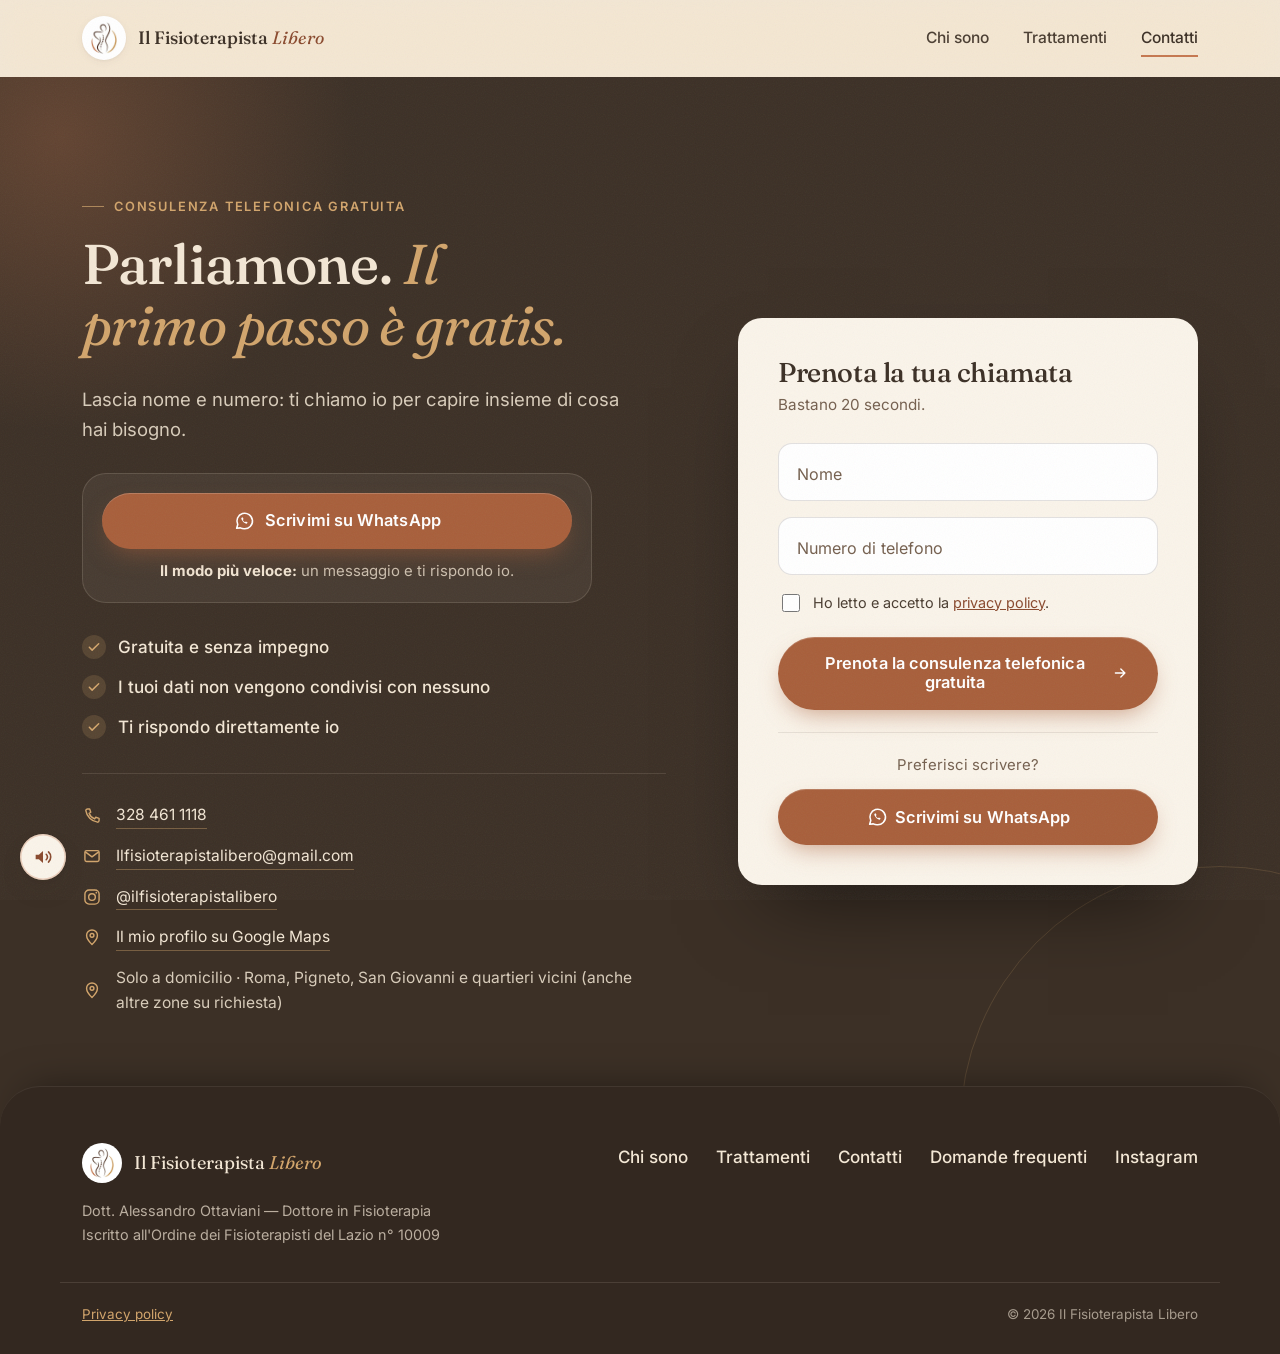
<file: contatti.html>
<!DOCTYPE html>
<html lang="it">
<head>
<meta charset="UTF-8">
<meta name="viewport" content="width=device-width, initial-scale=1.0">
<title>Contatti — Fisioterapista a domicilio a Roma, consulenza gratuita</title>
<meta name="description" content="Prenota una consulenza telefonica gratuita con il Dott. Alessandro Ottaviani, fisioterapista a domicilio a Roma. Tel. 328 461 1118.">
<link rel="canonical" href="https://ilfisioterapistalibero.pages.dev/contatti">
<meta name="theme-color" content="#3C3026">
<link rel="icon" type="image/jpeg" href="assets/favicon.jpg">
<link rel="apple-touch-icon" href="assets/favicon.jpg">
<meta property="og:type" content="website">
<meta property="og:site_name" content="Il Fisioterapista Libero">
<meta property="og:title" content="Contatti — Il Fisioterapista Libero">
<meta property="og:description" content="Prenota una consulenza telefonica gratuita con il Dott. Alessandro Ottaviani, fisioterapista a domicilio a Roma. Tel. 328 461 1118.">
<meta property="og:url" content="https://ilfisioterapistalibero.pages.dev/contatti">
<meta property="og:image" content="https://ilfisioterapistalibero.pages.dev/assets/og-image.jpg?v=2">
<meta property="og:locale" content="it_IT">
<link rel="preload" href="/assets/fonts/fraunces-normal-latin-39ce20.woff2" as="font" type="font/woff2" crossorigin>
<link rel="preload" href="/assets/fonts/inter-normal-latin-567244.woff2" as="font" type="font/woff2" crossorigin>
<link rel="stylesheet" href="assets/style.css?v=20261124r">
<script>document.documentElement.classList.add('js');</script>
</head>
<body class="page-contact">

<header class="site-header" id="site-header">
  <div class="container header-inner">
    <a href="/" class="brand">
      <img src="assets/logo-sm.webp" alt="" width="44" height="44">
      <span>Il Fisioterapista <em>Libero</em></span>
    </a>
    <nav class="main-nav" id="main-nav" aria-label="Navigazione principale">
      <a href="/chi-sono">Chi sono</a>
      <a href="/trattamenti">Trattamenti</a>
      <a href="/contatti" aria-current="page">Contatti</a>
    </nav>
    <button class="menu-toggle" type="button" aria-expanded="false" aria-controls="main-nav" aria-label="Apri il menu"><span></span><span></span></button>
  </div>
</header>

<main>
  <section class="contact">
    <div class="container contact-grid">
      <div class="contact-copy reveal">
        <p class="kicker kicker-light">Consulenza telefonica gratuita</p>
        <h1>Parliamone. <em>Il primo passo è gratis.</em></h1>
        <p class="contact-lead">Lascia nome e numero: ti chiamo io per capire insieme di cosa hai bisogno.</p>
        <div class="wa-box">
          <a href="https://wa.me/393284611118?text=Ciao%20Alessandro%2C%20vorrei%20prenotare%20una%20consulenza%20telefonica%20gratuita." class="btn btn-wa btn-shine" target="_blank" rel="noopener"><svg class="wa-ico"><use href="assets/icons.svg#i-wa"/></svg>Scrivimi su WhatsApp</a>
          <p><strong>Il modo più veloce:</strong> un messaggio e ti rispondo io.</p>
        </div>
        <ul class="reassure">
          <li><svg><use href="assets/icons.svg#i-check"/></svg>Gratuita e senza impegno</li>
          <li><svg><use href="assets/icons.svg#i-check"/></svg>I tuoi dati non vengono condivisi con nessuno</li>
          <li><svg><use href="assets/icons.svg#i-check"/></svg>Ti rispondo direttamente io</li>
        </ul>
      </div>

      <div class="contact-direct reveal">
        <ul class="contact-list">
          <li><svg><use href="assets/icons.svg#i-phone"/></svg><a href="tel:+393284611118">328 461 1118</a></li>
          <li><svg><use href="assets/icons.svg#i-mail"/></svg><a href="mailto:Ilfisioterapistalibero@gmail.com">Ilfisioterapistalibero@gmail.com</a></li>
          <li><svg><use href="assets/icons.svg#i-insta"/></svg><a href="https://www.instagram.com/ilfisioterapistalibero" target="_blank" rel="noopener">@ilfisioterapistalibero</a></li>
          <li><svg><use href="assets/icons.svg#i-pin"/></svg><a href="https://maps.google.com/?cid=13808662226632231632" target="_blank" rel="noopener">Il mio profilo su Google Maps</a></li>
          <li><svg><use href="assets/icons.svg#i-pin"/></svg><span>Solo a domicilio · Roma, Pigneto, San Giovanni e quartieri vicini (anche altre zone su richiesta)</span></li>
        </ul>
      </div>

      <div class="form-card reveal">
        <h2>Prenota la tua chiamata</h2>
        <p class="form-sub">Bastano 20 secondi.</p>
        <form action="https://formsubmit.co/Ilfisioterapistalibero@gmail.com" method="POST">
          <input type="hidden" name="_subject" value="Nuova richiesta di consulenza gratuita">
          <input type="hidden" name="_captcha" value="false">
          <input type="hidden" name="_template" value="table">
          <input type="hidden" name="_next" value="https://ilfisioterapistalibero.pages.dev/grazie">

          <div class="form-field">
            <input type="text" id="nome" name="Nome" required placeholder=" " autocomplete="name">
            <label for="nome">Nome</label><span class="field-ok" aria-hidden="true"><svg><use href="assets/icons.svg#i-check"/></svg></span>
          </div>
          <div class="form-field">
            <input type="tel" id="telefono" name="Telefono" required placeholder=" " autocomplete="tel" inputmode="tel" pattern="[0-9 +]{6,}" title="Inserisci un numero di telefono valido">
            <label for="telefono">Numero di telefono</label><span class="field-ok" aria-hidden="true"><svg><use href="assets/icons.svg#i-check"/></svg></span>
          </div>
          <label class="checkbox-field">
            <input type="checkbox" required>
            <span>Ho letto e accetto la <a href="/privacy">privacy policy</a>.</span>
          </label>
          <button type="submit" class="btn btn-primary btn-block btn-shine">Prenota la consulenza telefonica gratuita<svg class="btn-arrow"><use href="assets/icons.svg#i-arrow"/></svg></button>
        </form>
        <div class="form-alt">
          <span>Preferisci scrivere?</span>
          <a href="https://wa.me/393284611118?text=Ciao%20Alessandro%2C%20vorrei%20prenotare%20una%20consulenza%20telefonica%20gratuita." class="btn btn-wa btn-shine btn-block" target="_blank" rel="noopener"><svg class="wa-ico"><use href="assets/icons.svg#i-wa"/></svg>Scrivimi su WhatsApp</a>
        </div>
      </div>
    </div>
  </section>
</main>

<footer class="site-footer">
  <div class="container footer-grid">
    <div>
      <a href="/" class="footer-brand">
        <img src="assets/logo-sm.webp" alt="" width="38" height="38">
        <span>Il Fisioterapista <em>Libero</em></span>
      </a>
      <p>Dott. Alessandro Ottaviani — Dottore in Fisioterapia<br>Iscritto all'Ordine dei Fisioterapisti del Lazio n° 10009</p>
    </div>
    <nav class="footer-nav" aria-label="Pagine">
      <a href="/chi-sono">Chi sono</a>
      <a href="/trattamenti">Trattamenti</a>
      <a href="/contatti">Contatti</a>
      <a href="/domande-frequenti">Domande frequenti</a>
      <a href="https://www.instagram.com/ilfisioterapistalibero" target="_blank" rel="noopener">Instagram</a>
    </nav>
  </div>
  <div class="container footer-bottom">
    <a href="/privacy">Privacy policy</a>
    <span>&copy; <span id="year">2026</span> Il Fisioterapista Libero</span>
  </div>
</footer>

<script src="assets/script.js?v=20261124r"></script>
<script src="assets/sound.js?v=20261124n"></script>
<!-- Cloudflare Web Analytics -->
<script defer src='https://static.cloudflareinsights.com/beacon.min.js' data-cf-beacon='{"token": "8a5ae81072844733bec9c2a04b4f7ea8"}'></script>
</body>
</html>
</file>
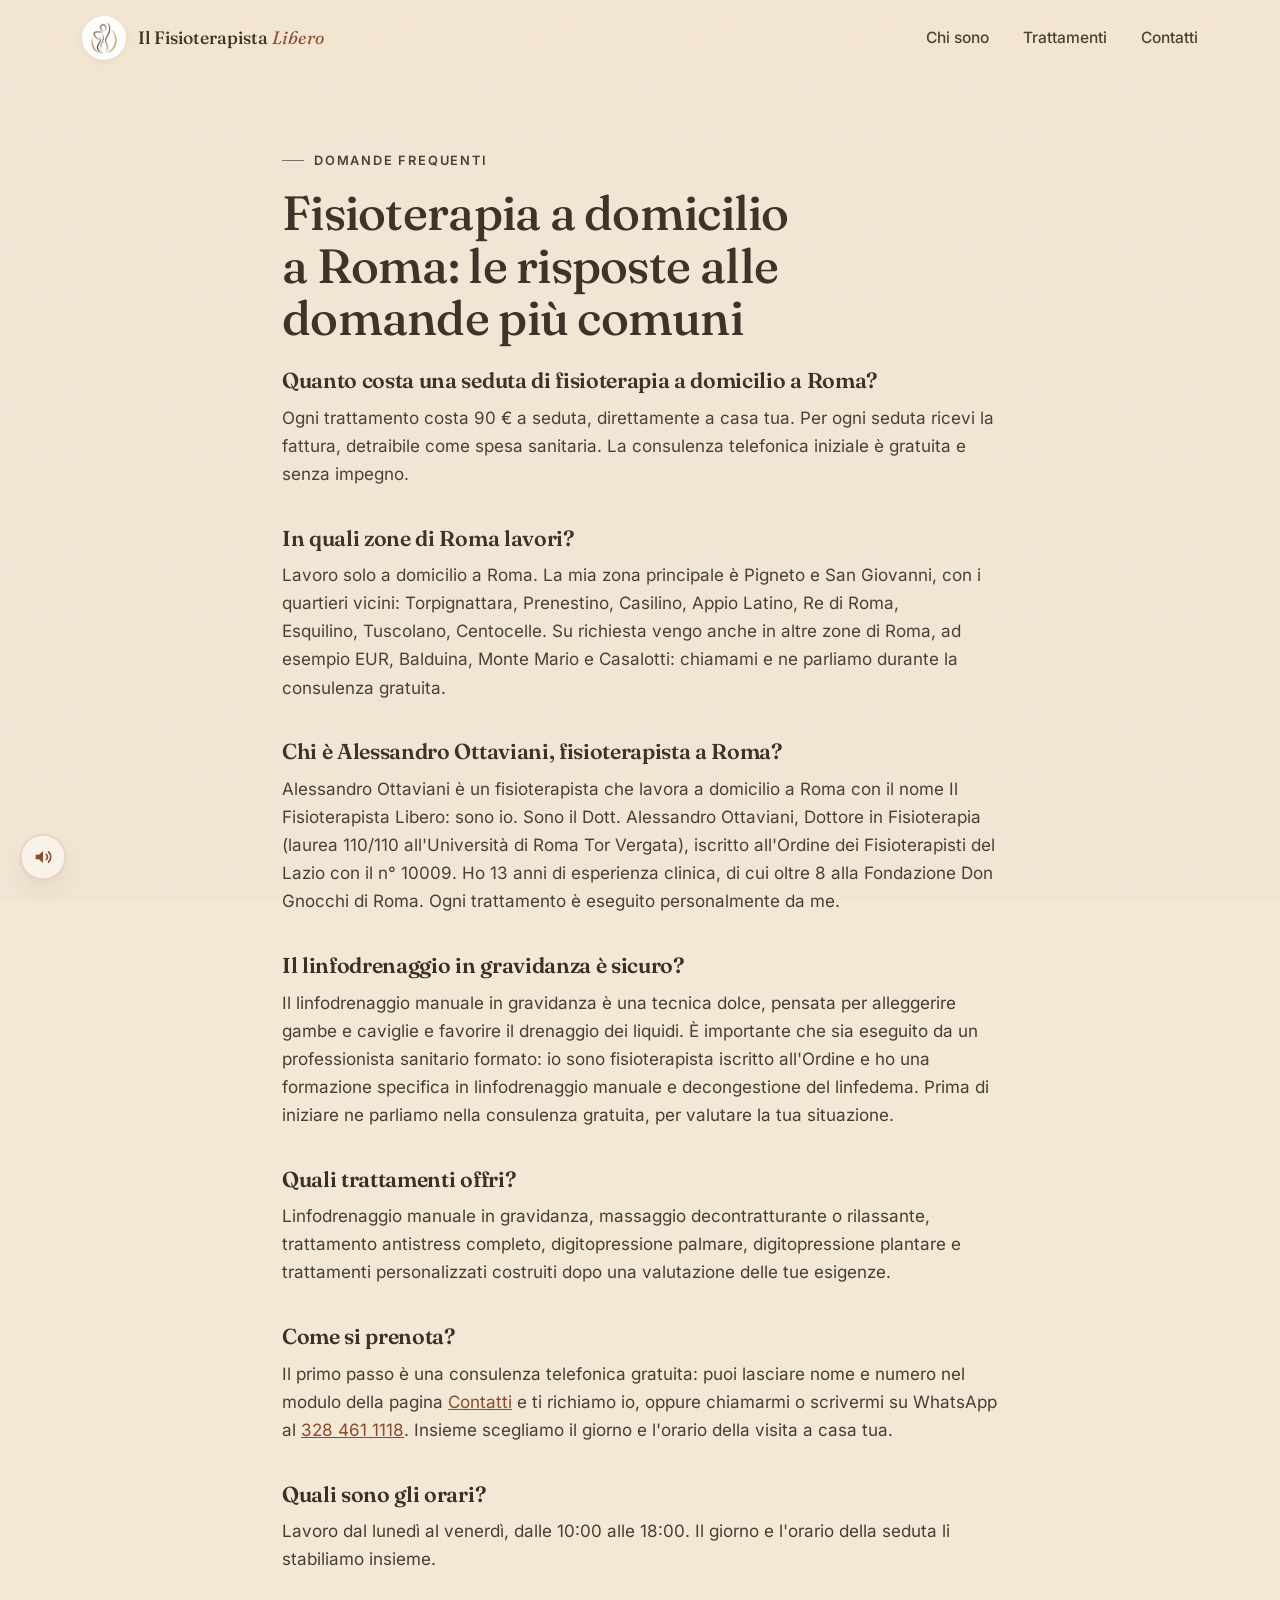
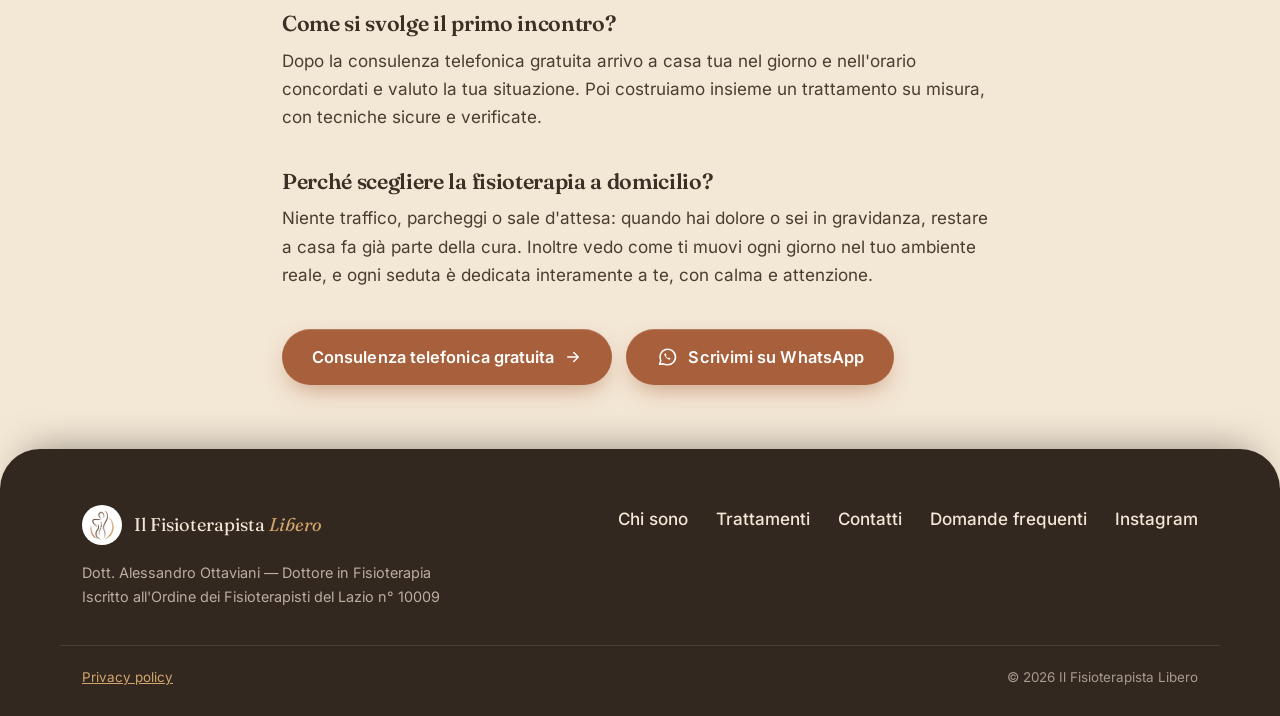
<file: domande-frequenti.html>
<!DOCTYPE html>
<html lang="it">
<head>
<meta charset="UTF-8">
<meta name="viewport" content="width=device-width, initial-scale=1.0">
<title>Domande frequenti — Fisioterapista a domicilio a Roma</title>
<meta name="description" content="Prezzi, zone, orari e prenotazione: le risposte alle domande più frequenti sulla fisioterapia a domicilio a Roma (Pigneto, San Giovanni) con il Dott. Alessandro Ottaviani.">
<link rel="canonical" href="https://ilfisioterapistalibero.pages.dev/domande-frequenti">
<meta name="theme-color" content="#F3E7D5">
<meta property="og:type" content="website">
<meta property="og:site_name" content="Il Fisioterapista Libero">
<meta property="og:title" content="Domande frequenti — Il Fisioterapista Libero">
<meta property="og:description" content="Prezzi, zone, orari e prenotazione: le risposte alle domande più frequenti sulla fisioterapia a domicilio a Roma (Pigneto, San Giovanni) con il Dott. Alessandro Ottaviani.">
<meta property="og:url" content="https://ilfisioterapistalibero.pages.dev/domande-frequenti">
<meta property="og:image" content="https://ilfisioterapistalibero.pages.dev/assets/og-image.jpg?v=2">
<meta property="og:locale" content="it_IT">
<link rel="icon" type="image/jpeg" href="assets/favicon.jpg">
<link rel="preload" href="/assets/fonts/fraunces-normal-latin-39ce20.woff2" as="font" type="font/woff2" crossorigin>
<link rel="preload" href="/assets/fonts/inter-normal-latin-567244.woff2" as="font" type="font/woff2" crossorigin>
<link rel="stylesheet" href="assets/style.css?v=20261124r">
<script type="application/ld+json">
{
  "@context": "https://schema.org",
  "@type": "FAQPage",
  "url": "https://ilfisioterapistalibero.pages.dev/domande-frequenti",
  "about": {
    "@id": "https://ilfisioterapistalibero.pages.dev/#attivita"
  },
  "mainEntity": [
    {
      "@type": "Question",
      "name": "Quanto costa una seduta di fisioterapia a domicilio a Roma?",
      "acceptedAnswer": {
        "@type": "Answer",
        "text": "Ogni trattamento costa 90 € a seduta, direttamente a casa tua. Per ogni seduta ricevi la fattura, detraibile come spesa sanitaria. La consulenza telefonica iniziale è gratuita e senza impegno."
      }
    },
    {
      "@type": "Question",
      "name": "In quali zone di Roma lavori?",
      "acceptedAnswer": {
        "@type": "Answer",
        "text": "Lavoro solo a domicilio a Roma. La mia zona principale è Pigneto e San Giovanni, con i quartieri vicini: Torpignattara, Prenestino, Casilino, Appio Latino, Re di Roma, Esquilino, Tuscolano, Centocelle. Su richiesta vengo anche in altre zone di Roma, ad esempio EUR, Balduina, Monte Mario e Casalotti: chiamami e ne parliamo durante la consulenza gratuita."
      }
    },
    {
      "@type": "Question",
      "name": "Chi è Alessandro Ottaviani, fisioterapista a Roma?",
      "acceptedAnswer": {
        "@type": "Answer",
        "text": "Alessandro Ottaviani è un fisioterapista che lavora a domicilio a Roma con il nome Il Fisioterapista Libero: sono io. Sono il Dott. Alessandro Ottaviani, Dottore in Fisioterapia (laurea 110/110 all'Università di Roma Tor Vergata), iscritto all'Ordine dei Fisioterapisti del Lazio con il n° 10009. Ho 13 anni di esperienza clinica, di cui oltre 8 alla Fondazione Don Gnocchi di Roma. Ogni trattamento è eseguito personalmente da me."
      }
    },
    {
      "@type": "Question",
      "name": "Il linfodrenaggio in gravidanza è sicuro?",
      "acceptedAnswer": {
        "@type": "Answer",
        "text": "Il linfodrenaggio manuale in gravidanza è una tecnica dolce, pensata per alleggerire gambe e caviglie e favorire il drenaggio dei liquidi. È importante che sia eseguito da un professionista sanitario formato: io sono fisioterapista iscritto all'Ordine e ho una formazione specifica in linfodrenaggio manuale e decongestione del linfedema. Prima di iniziare ne parliamo nella consulenza gratuita, per valutare la tua situazione."
      }
    },
    {
      "@type": "Question",
      "name": "Quali trattamenti offri?",
      "acceptedAnswer": {
        "@type": "Answer",
        "text": "Linfodrenaggio manuale in gravidanza, massaggio decontratturante o rilassante, trattamento antistress completo, digitopressione palmare, digitopressione plantare e trattamenti personalizzati costruiti dopo una valutazione delle tue esigenze."
      }
    },
    {
      "@type": "Question",
      "name": "Come si prenota?",
      "acceptedAnswer": {
        "@type": "Answer",
        "text": "Il primo passo è una consulenza telefonica gratuita: puoi lasciare nome e numero nel modulo della pagina Contatti e ti richiamo io, oppure chiamarmi o scrivermi su WhatsApp al 328 461 1118. Insieme scegliamo il giorno e l'orario della visita a casa tua."
      }
    },
    {
      "@type": "Question",
      "name": "Quali sono gli orari?",
      "acceptedAnswer": {
        "@type": "Answer",
        "text": "Lavoro dal lunedì al venerdì, dalle 10:00 alle 18:00. Il giorno e l'orario della seduta li stabiliamo insieme."
      }
    },
    {
      "@type": "Question",
      "name": "Come si svolge il primo incontro?",
      "acceptedAnswer": {
        "@type": "Answer",
        "text": "Dopo la consulenza telefonica gratuita arrivo a casa tua nel giorno e nell'orario concordati e valuto la tua situazione. Poi costruiamo insieme un trattamento su misura, con tecniche sicure e verificate."
      }
    },
    {
      "@type": "Question",
      "name": "Perché scegliere la fisioterapia a domicilio?",
      "acceptedAnswer": {
        "@type": "Answer",
        "text": "Niente traffico, parcheggi o sale d'attesa: quando hai dolore o sei in gravidanza, restare a casa fa già parte della cura. Inoltre vedo come ti muovi ogni giorno nel tuo ambiente reale, e ogni seduta è dedicata interamente a te, con calma e attenzione."
      }
    }
  ]
}
</script>
</head>
<body>

<header class="site-header" id="site-header">
  <div class="container header-inner">
    <a href="/" class="brand">
      <img src="assets/logo-sm.webp" alt="" width="44" height="44">
      <span>Il Fisioterapista <em>Libero</em></span>
    </a>
    <nav class="main-nav" id="main-nav" aria-label="Navigazione principale">
      <a href="/chi-sono">Chi sono</a>
      <a href="/trattamenti">Trattamenti</a>
      <a href="/contatti">Contatti</a>
    </nav>
    <button class="menu-toggle" type="button" aria-expanded="false" aria-controls="main-nav" aria-label="Apri il menu"><span></span><span></span></button>
  </div>
</header>

<main>
  <section class="legal">
    <div class="container">
      <p class="kicker">Domande frequenti</p>
      <h1>Fisioterapia a domicilio a Roma: le risposte alle domande più comuni</h1>

      <h2>Quanto costa una seduta di fisioterapia a domicilio a Roma?</h2>
      <p>Ogni trattamento costa 90 € a seduta, direttamente a casa tua. Per ogni seduta ricevi la fattura, detraibile come spesa sanitaria. La consulenza telefonica iniziale è gratuita e senza impegno.</p>

      <h2>In quali zone di Roma lavori?</h2>
      <p>Lavoro solo a domicilio a Roma. La mia zona principale è Pigneto e San Giovanni, con i quartieri vicini: Torpignattara, Prenestino, Casilino, Appio Latino, Re di Roma, Esquilino, Tuscolano, Centocelle. Su richiesta vengo anche in altre zone di Roma, ad esempio EUR, Balduina, Monte Mario e Casalotti: chiamami e ne parliamo durante la consulenza gratuita.</p>

      <h2>Chi è Alessandro Ottaviani, fisioterapista a Roma?</h2>
      <p>Alessandro Ottaviani è un fisioterapista che lavora a domicilio a Roma con il nome Il Fisioterapista Libero: sono io. Sono il Dott. Alessandro Ottaviani, Dottore in Fisioterapia (laurea 110/110 all'Università di Roma Tor Vergata), iscritto all'Ordine dei Fisioterapisti del Lazio con il n° 10009. Ho 13 anni di esperienza clinica, di cui oltre 8 alla Fondazione Don Gnocchi di Roma. Ogni trattamento è eseguito personalmente da me.</p>

      <h2>Il linfodrenaggio in gravidanza è sicuro?</h2>
      <p>Il linfodrenaggio manuale in gravidanza è una tecnica dolce, pensata per alleggerire gambe e caviglie e favorire il drenaggio dei liquidi. È importante che sia eseguito da un professionista sanitario formato: io sono fisioterapista iscritto all'Ordine e ho una formazione specifica in linfodrenaggio manuale e decongestione del linfedema. Prima di iniziare ne parliamo nella consulenza gratuita, per valutare la tua situazione.</p>

      <h2>Quali trattamenti offri?</h2>
      <p>Linfodrenaggio manuale in gravidanza, massaggio decontratturante o rilassante, trattamento antistress completo, digitopressione palmare, digitopressione plantare e trattamenti personalizzati costruiti dopo una valutazione delle tue esigenze.</p>

      <h2>Come si prenota?</h2>
      <p>Il primo passo è una consulenza telefonica gratuita: puoi lasciare nome e numero nel modulo della pagina <a href="/contatti">Contatti</a> e ti richiamo io, oppure chiamarmi o scrivermi su WhatsApp al <a href="tel:+393284611118">328 461 1118</a>. Insieme scegliamo il giorno e l'orario della visita a casa tua.</p>

      <h2>Quali sono gli orari?</h2>
      <p>Lavoro dal lunedì al venerdì, dalle 10:00 alle 18:00. Il giorno e l'orario della seduta li stabiliamo insieme.</p>

      <h2>Come si svolge il primo incontro?</h2>
      <p>Dopo la consulenza telefonica gratuita arrivo a casa tua nel giorno e nell'orario concordati e valuto la tua situazione. Poi costruiamo insieme un trattamento su misura, con tecniche sicure e verificate.</p>

      <h2>Perché scegliere la fisioterapia a domicilio?</h2>
      <p>Niente traffico, parcheggi o sale d'attesa: quando hai dolore o sei in gravidanza, restare a casa fa già parte della cura. Inoltre vedo come ti muovi ogni giorno nel tuo ambiente reale, e ogni seduta è dedicata interamente a te, con calma e attenzione.</p>

      <div class="cta-row" style="margin-top:2.4em">
        <a href="/contatti" class="btn btn-primary btn-shine">Consulenza telefonica gratuita<svg class="btn-arrow"><use href="assets/icons.svg#i-arrow"/></svg></a>
        <a href="https://wa.me/393284611118?text=Ciao%20Alessandro%2C%20vorrei%20prenotare%20una%20consulenza%20telefonica%20gratuita." class="btn btn-wa btn-shine" target="_blank" rel="noopener"><svg class="wa-ico"><use href="assets/icons.svg#i-wa"/></svg>Scrivimi su WhatsApp</a>
      </div>
    </div>
  </section>
</main>

<footer class="site-footer">
  <div class="container footer-grid">
    <div>
      <a href="/" class="footer-brand">
        <img src="assets/logo-sm.webp" alt="" width="38" height="38">
        <span>Il Fisioterapista <em>Libero</em></span>
      </a>
      <p>Dott. Alessandro Ottaviani — Dottore in Fisioterapia<br>Iscritto all'Ordine dei Fisioterapisti del Lazio n° 10009</p>
    </div>
    <nav class="footer-nav" aria-label="Pagine">
      <a href="/chi-sono">Chi sono</a>
      <a href="/trattamenti">Trattamenti</a>
      <a href="/contatti">Contatti</a>
      <a href="/domande-frequenti">Domande frequenti</a>
      <a href="https://www.instagram.com/ilfisioterapistalibero" target="_blank" rel="noopener">Instagram</a>
    </nav>
  </div>
  <div class="container footer-bottom">
    <a href="/privacy">Privacy policy</a>
    <span>&copy; <span id="year">2026</span> Il Fisioterapista Libero</span>
  </div>
</footer>

<script src="assets/script.js?v=20261124r"></script>
<script src="assets/sound.js?v=20261124n"></script>
<!-- Cloudflare Web Analytics -->
<script defer src='https://static.cloudflareinsights.com/beacon.min.js' data-cf-beacon='{"token": "8a5ae81072844733bec9c2a04b4f7ea8"}'></script>
</body>
</html>
</file>
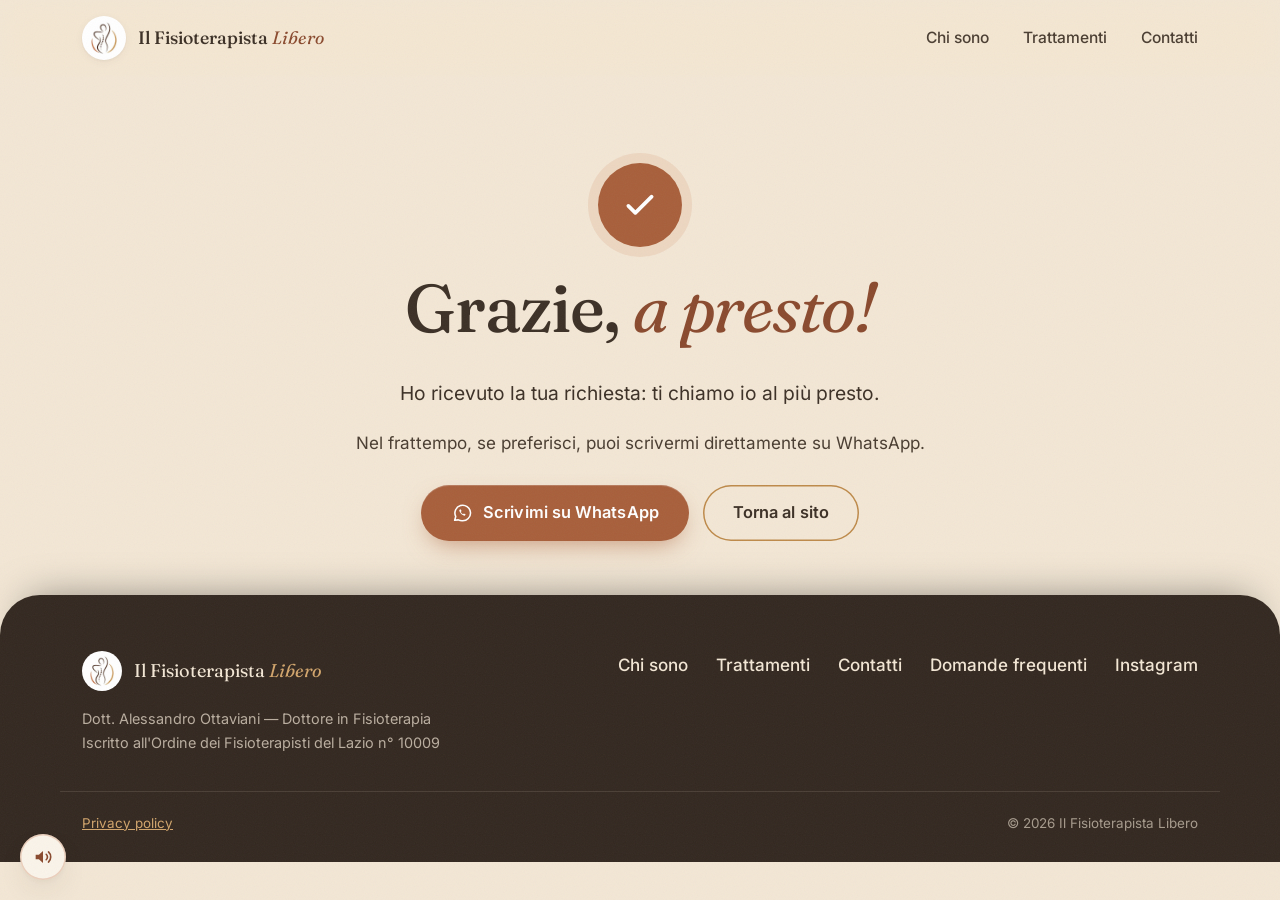
<file: grazie.html>
<!DOCTYPE html>
<html lang="it">
<head>
<meta charset="UTF-8">
<meta name="viewport" content="width=device-width, initial-scale=1.0">
<title>Grazie — Il Fisioterapista Libero</title>
<meta name="description" content="Grazie per la tua richiesta. Ti contatterò al più presto.">
<meta name="robots" content="noindex">
<meta name="theme-color" content="#F3E7D5">
<link rel="icon" type="image/jpeg" href="assets/favicon.jpg">
<link rel="preload" href="/assets/fonts/fraunces-normal-latin-39ce20.woff2" as="font" type="font/woff2" crossorigin>
<link rel="preload" href="/assets/fonts/inter-normal-latin-567244.woff2" as="font" type="font/woff2" crossorigin>
<link rel="stylesheet" href="assets/style.css?v=20261124r">
<script>document.documentElement.classList.add('js');</script>
</head>
<body>

<header class="site-header" id="site-header">
  <div class="container header-inner">
    <a href="/" class="brand">
      <img src="assets/logo-sm.webp" alt="" width="44" height="44">
      <span>Il Fisioterapista <em>Libero</em></span>
    </a>
    <nav class="main-nav" id="main-nav" aria-label="Navigazione principale">
      <a href="/chi-sono">Chi sono</a>
      <a href="/trattamenti">Trattamenti</a>
      <a href="/contatti">Contatti</a>
    </nav>
    <button class="menu-toggle" type="button" aria-expanded="false" aria-controls="main-nav" aria-label="Apri il menu"><span></span><span></span></button>
  </div>
</header>

<main>
  <section class="simple-page centered">
    <div class="container">
      <div class="check-icon reveal" aria-hidden="true"><svg><use href="assets/icons.svg#i-check"/></svg></div>
      <h1 class="reveal">Grazie, <em>a presto!</em></h1>
      <p class="subtitle reveal">Ho ricevuto la tua richiesta: ti chiamo io al più presto.</p>
      <p class="reveal">Nel frattempo, se preferisci, puoi scrivermi direttamente su WhatsApp.</p>
      <div class="cta-row reveal">
        <a href="https://wa.me/393284611118?text=Ciao%20Alessandro%2C%20vorrei%20prenotare%20una%20consulenza%20telefonica%20gratuita." class="btn btn-wa btn-shine" target="_blank" rel="noopener"><svg class="wa-ico"><use href="assets/icons.svg#i-wa"/></svg>Scrivimi su WhatsApp</a>
        <a href="/" class="btn btn-whatsapp">Torna al sito</a>
      </div>
    </div>
  </section>
</main>

<footer class="site-footer">
  <div class="container footer-grid">
    <div>
      <a href="/" class="footer-brand">
        <img src="assets/logo-sm.webp" alt="" width="38" height="38">
        <span>Il Fisioterapista <em>Libero</em></span>
      </a>
      <p>Dott. Alessandro Ottaviani — Dottore in Fisioterapia<br>Iscritto all'Ordine dei Fisioterapisti del Lazio n° 10009</p>
    </div>
    <nav class="footer-nav" aria-label="Pagine">
      <a href="/chi-sono">Chi sono</a>
      <a href="/trattamenti">Trattamenti</a>
      <a href="/contatti">Contatti</a>
      <a href="/domande-frequenti">Domande frequenti</a>
      <a href="https://www.instagram.com/ilfisioterapistalibero" target="_blank" rel="noopener">Instagram</a>
    </nav>
  </div>
  <div class="container footer-bottom">
    <a href="/privacy">Privacy policy</a>
    <span>&copy; <span id="year">2026</span> Il Fisioterapista Libero</span>
  </div>
</footer>

<script src="assets/script.js?v=20261124r"></script>
<script src="assets/sound.js?v=20261124n"></script>
<!-- Cloudflare Web Analytics -->
<script defer src='https://static.cloudflareinsights.com/beacon.min.js' data-cf-beacon='{"token": "8a5ae81072844733bec9c2a04b4f7ea8"}'></script>
</body>
</html>
</file>
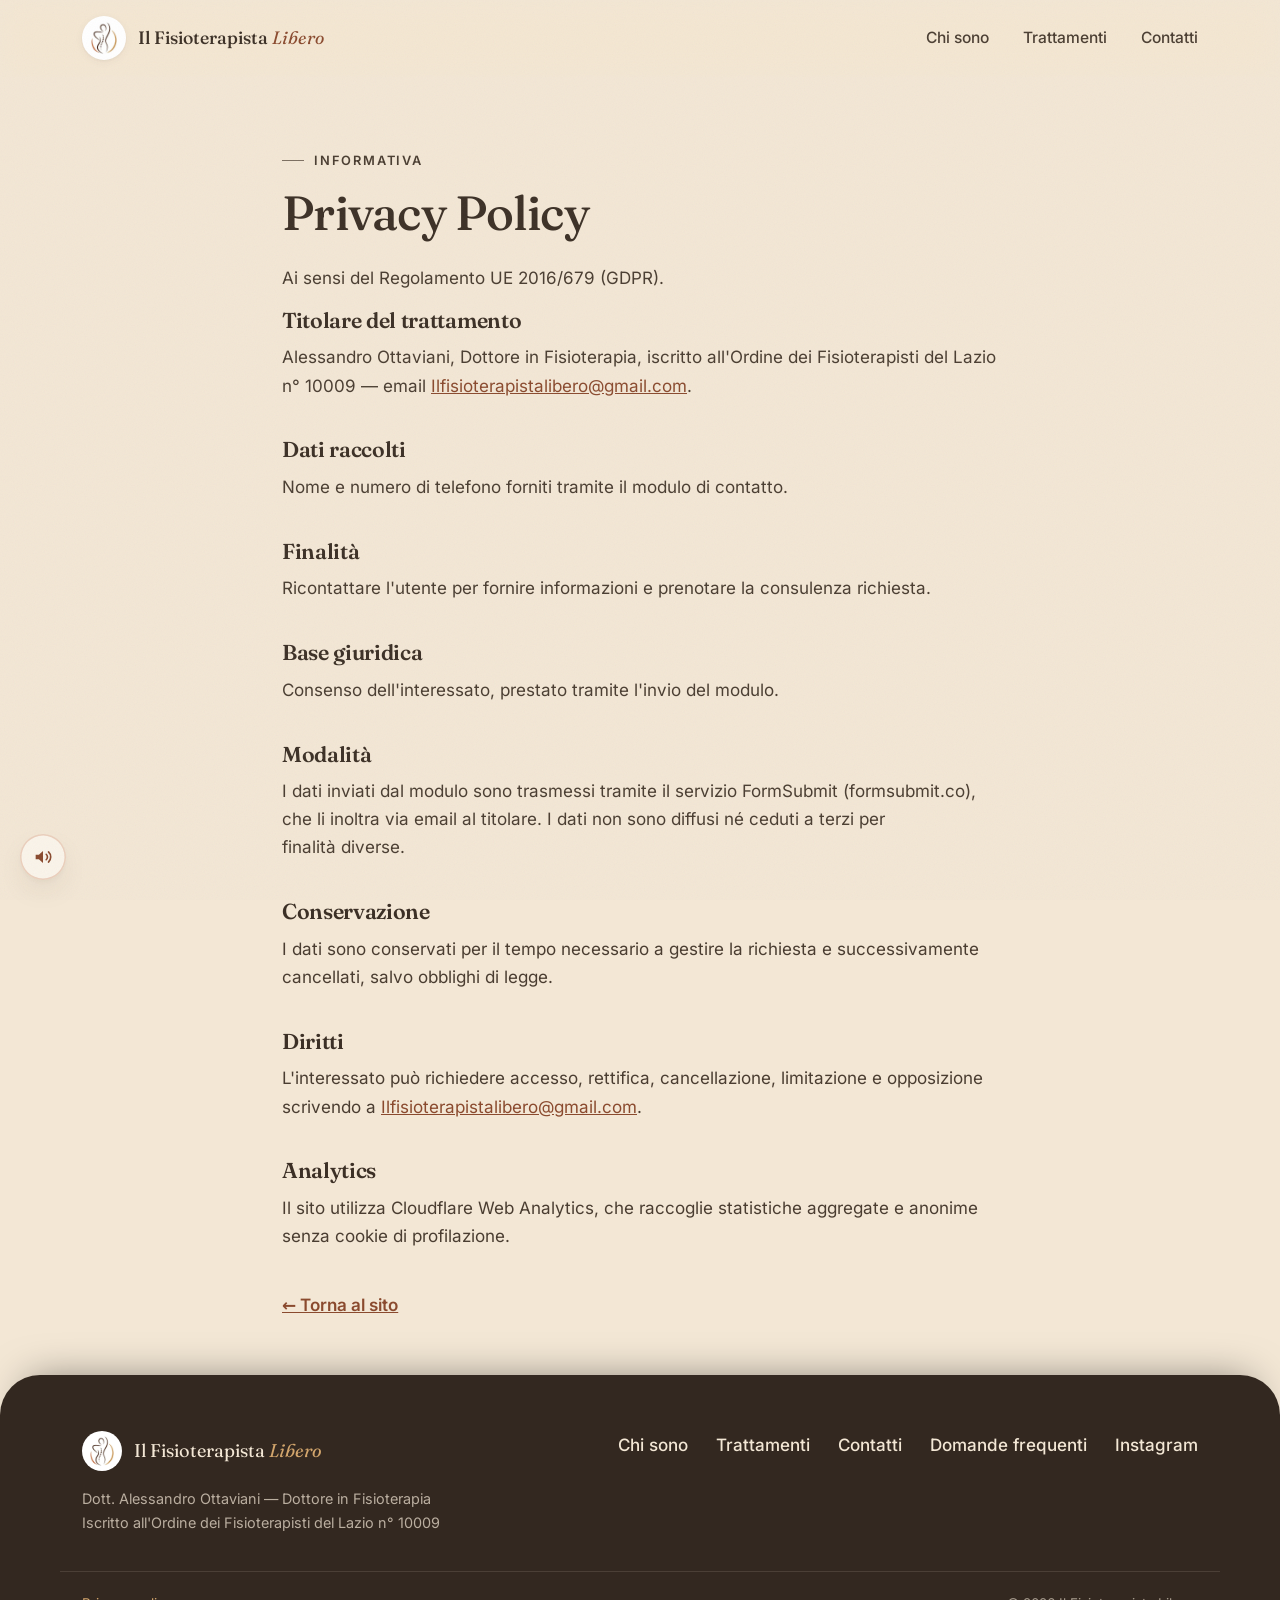
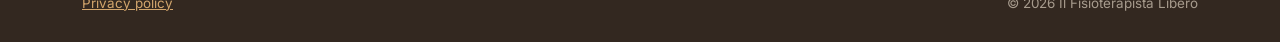
<file: privacy.html>
<!DOCTYPE html>
<html lang="it">
<head>
<meta charset="UTF-8">
<meta name="viewport" content="width=device-width, initial-scale=1.0">
<title>Privacy Policy — Il Fisioterapista Libero</title>
<meta name="description" content="Informativa sulla privacy del sito Il Fisioterapista Libero, ai sensi del Regolamento UE 2016/679 (GDPR).">
<link rel="canonical" href="https://ilfisioterapistalibero.pages.dev/privacy">
<meta property="og:site_name" content="Il Fisioterapista Libero">
<meta name="theme-color" content="#F3E7D5">
<link rel="icon" type="image/jpeg" href="assets/favicon.jpg">
<link rel="preload" href="/assets/fonts/fraunces-normal-latin-39ce20.woff2" as="font" type="font/woff2" crossorigin>
<link rel="preload" href="/assets/fonts/inter-normal-latin-567244.woff2" as="font" type="font/woff2" crossorigin>
<link rel="stylesheet" href="assets/style.css?v=20261124r">
</head>
<body>

<header class="site-header" id="site-header">
  <div class="container header-inner">
    <a href="/" class="brand">
      <img src="assets/logo-sm.webp" alt="" width="44" height="44">
      <span>Il Fisioterapista <em>Libero</em></span>
    </a>
    <nav class="main-nav" id="main-nav" aria-label="Navigazione principale">
      <a href="/chi-sono">Chi sono</a>
      <a href="/trattamenti">Trattamenti</a>
      <a href="/contatti">Contatti</a>
    </nav>
    <button class="menu-toggle" type="button" aria-expanded="false" aria-controls="main-nav" aria-label="Apri il menu"><span></span><span></span></button>
  </div>
</header>

<main>
  <section class="legal">
    <div class="container">
      <p class="kicker">Informativa</p>
      <h1>Privacy Policy</h1>
      <p>Ai sensi del Regolamento UE 2016/679 (GDPR).</p>

      <h2>Titolare del trattamento</h2>
      <p>Alessandro Ottaviani, Dottore in Fisioterapia, iscritto all'Ordine dei Fisioterapisti del Lazio n° 10009 — email <a href="mailto:Ilfisioterapistalibero@gmail.com">Ilfisioterapistalibero@gmail.com</a>.</p>

      <h2>Dati raccolti</h2>
      <p>Nome e numero di telefono forniti tramite il modulo di contatto.</p>

      <h2>Finalità</h2>
      <p>Ricontattare l'utente per fornire informazioni e prenotare la consulenza richiesta.</p>

      <h2>Base giuridica</h2>
      <p>Consenso dell'interessato, prestato tramite l'invio del modulo.</p>

      <h2>Modalità</h2>
      <p>I dati inviati dal modulo sono trasmessi tramite il servizio FormSubmit (formsubmit.co), che li inoltra via email al titolare. I dati non sono diffusi né ceduti a terzi per finalità diverse.</p>

      <h2>Conservazione</h2>
      <p>I dati sono conservati per il tempo necessario a gestire la richiesta e successivamente cancellati, salvo obblighi di legge.</p>

      <h2>Diritti</h2>
      <p>L'interessato può richiedere accesso, rettifica, cancellazione, limitazione e opposizione scrivendo a <a href="mailto:Ilfisioterapistalibero@gmail.com">Ilfisioterapistalibero@gmail.com</a>.</p>

      <h2>Analytics</h2>
      <p>Il sito utilizza Cloudflare Web Analytics, che raccoglie statistiche aggregate e anonime senza cookie di profilazione.</p>

      <a href="/" class="back-link">&larr; Torna al sito</a>
    </div>
  </section>
</main>

<footer class="site-footer">
  <div class="container footer-grid">
    <div>
      <a href="/" class="footer-brand">
        <img src="assets/logo-sm.webp" alt="" width="38" height="38">
        <span>Il Fisioterapista <em>Libero</em></span>
      </a>
      <p>Dott. Alessandro Ottaviani — Dottore in Fisioterapia<br>Iscritto all'Ordine dei Fisioterapisti del Lazio n° 10009</p>
    </div>
    <nav class="footer-nav" aria-label="Pagine">
      <a href="/chi-sono">Chi sono</a>
      <a href="/trattamenti">Trattamenti</a>
      <a href="/contatti">Contatti</a>
      <a href="/domande-frequenti">Domande frequenti</a>
      <a href="https://www.instagram.com/ilfisioterapistalibero" target="_blank" rel="noopener">Instagram</a>
    </nav>
  </div>
  <div class="container footer-bottom">
    <a href="/privacy">Privacy policy</a>
    <span>&copy; <span id="year">2026</span> Il Fisioterapista Libero</span>
  </div>
</footer>

<script src="assets/script.js?v=20261124r"></script>
<script src="assets/sound.js?v=20261124n"></script>
<!-- Cloudflare Web Analytics -->
<script defer src='https://static.cloudflareinsights.com/beacon.min.js' data-cf-beacon='{"token": "8a5ae81072844733bec9c2a04b4f7ea8"}'></script>
</body>
</html>
</file>
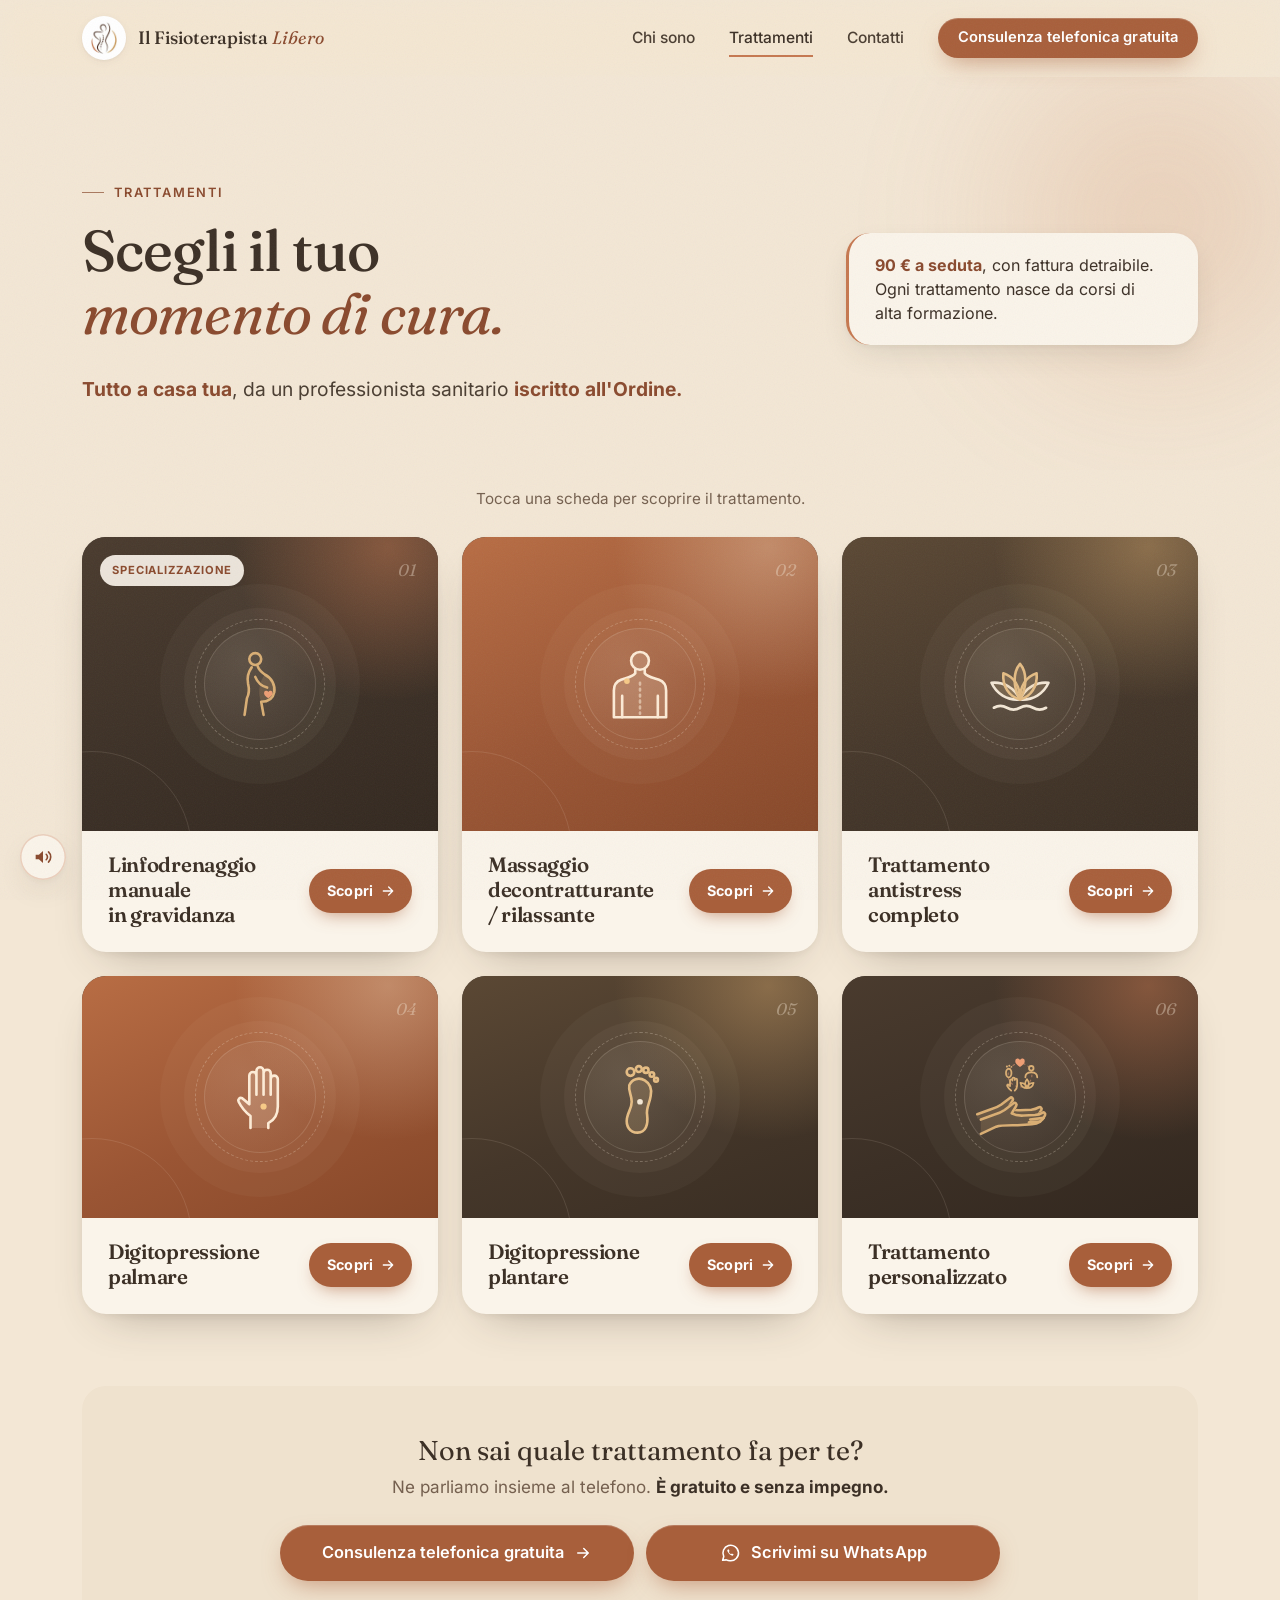
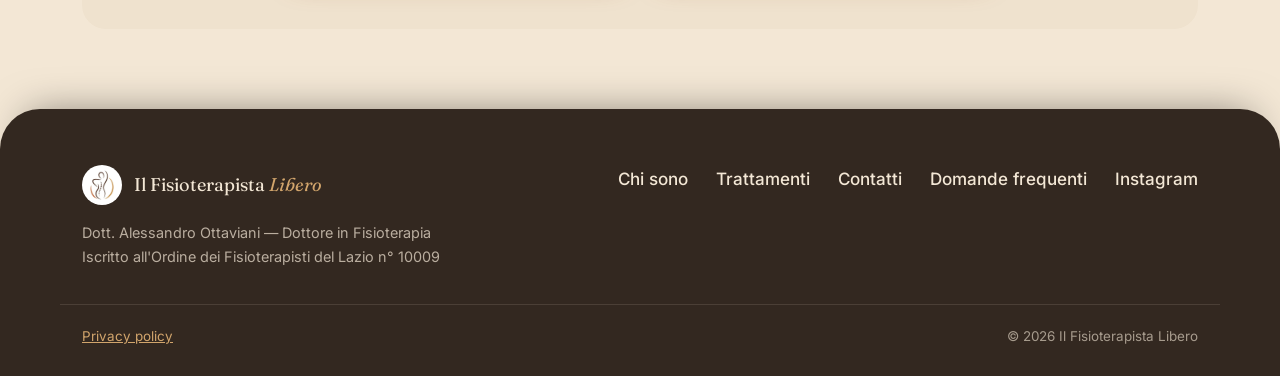
<file: trattamenti.html>
<!DOCTYPE html>
<html lang="it">
<head>
<meta charset="UTF-8">
<meta name="viewport" content="width=device-width, initial-scale=1.0">
<title>Trattamenti a domicilio a Roma | Il Fisioterapista Libero</title>
<meta name="description" content="Linfodrenaggio manuale in gravidanza, massaggio decontratturante, trattamento antistress, digitopressione. 90 € a seduta a domicilio a Roma, fattura detraibile.">
<link rel="canonical" href="https://ilfisioterapistalibero.pages.dev/trattamenti">
<meta name="theme-color" content="#F3E7D5">
<link rel="icon" type="image/jpeg" href="assets/favicon.jpg">
<link rel="apple-touch-icon" href="assets/favicon.jpg">
<meta property="og:type" content="website">
<meta property="og:site_name" content="Il Fisioterapista Libero">
<meta property="og:title" content="Trattamenti — Il Fisioterapista Libero">
<meta property="og:description" content="Linfodrenaggio manuale in gravidanza, massaggio decontratturante, trattamento antistress, digitopressione. 90 € a seduta a domicilio a Roma, fattura detraibile.">
<meta property="og:url" content="https://ilfisioterapistalibero.pages.dev/trattamenti">
<meta property="og:image" content="https://ilfisioterapistalibero.pages.dev/assets/og-image.jpg?v=2">
<meta property="og:locale" content="it_IT">
<link rel="preload" href="/assets/fonts/fraunces-normal-latin-39ce20.woff2" as="font" type="font/woff2" crossorigin>
<link rel="preload" href="/assets/fonts/inter-normal-latin-567244.woff2" as="font" type="font/woff2" crossorigin>
<link rel="stylesheet" href="assets/style.css?v=20261124r">
<script>document.documentElement.classList.add('js');</script>
<script type="application/ld+json">
{
  "@context": "https://schema.org",
  "@graph": [
    {
      "@type": "WebPage",
      "name": "Trattamenti a domicilio a Roma",
      "url": "https://ilfisioterapistalibero.pages.dev/trattamenti",
      "about": {
        "@id": "https://ilfisioterapistalibero.pages.dev/#attivita"
      }
    }
  ]
}
</script>
</head>
<body>

<header class="site-header" id="site-header">
  <div class="container header-inner">
    <a href="/" class="brand">
      <img src="assets/logo-sm.webp" alt="" width="44" height="44">
      <span>Il Fisioterapista <em>Libero</em></span>
    </a>
    <nav class="main-nav" id="main-nav" aria-label="Navigazione principale">
      <a href="/chi-sono">Chi sono</a>
      <a href="/trattamenti" aria-current="page">Trattamenti</a>
      <a href="/contatti">Contatti</a>
      <a href="/contatti" class="btn btn-primary btn-sm nav-cta">Consulenza telefonica gratuita</a>
    </nav>
    <button class="menu-toggle" type="button" aria-expanded="false" aria-controls="main-nav" aria-label="Apri il menu"><span></span><span></span></button>
  </div>
</header>

<main>

  <section class="page-hero">
    <div class="hero-bg" aria-hidden="true"><span class="blob blob-1"></span></div>
    <div class="container page-hero-split">
      <div>
        <p class="kicker reveal">Trattamenti</p>
        <h1 class="reveal">Scegli il tuo <em>momento di cura.</em></h1>
        <p class="page-lead reveal"><strong>Tutto a casa tua</strong>, da un professionista sanitario <strong>iscritto all'Ordine.</strong></p>
      </div>
      <p class="hero-note reveal"><strong>90 € a seduta</strong>, con fattura detraibile. Ogni trattamento nasce da corsi di alta formazione.</p>
    </div>
  </section>

  <section class="section section-tight">
    <div class="container">
      <p class="treat-tap reveal">Tocca una scheda per scoprire il trattamento.</p>
      <div class="treat-grid">
        <div class="tflip tone-cacao reveal" role="button" tabindex="0" aria-pressed="false">
          <div class="tflip-in">
            <div class="tface front">
              <article class="tcard spot">
              <div class="tcard-visual">
                <span class="tcard-badge">Specializzazione</span>
                <span class="fnum">01</span>
                <span class="ficon" aria-hidden="true">
                  <svg class="ico" viewBox="0 0 64 64">
                    <path class="f" d="M36 24c6 3 9 9 8 15-1 5-5 8-11 8-3-7-2-16 3-23z"/>
                    <circle cx="28" cy="11" r="5"/>
                    <path d="M25 18c-3 4-4 9-3 14 1 4 1 8-1 12l-2 14"/>
                    <path d="M30 17c1 3 3 5 6 7 6 3 9 9 8 15-1 5-5 8-11 8l2 11"/>
                    <path d="M28 26c2 5 6 8 10 9"/>
                    <path class="af beat" d="M39 44c-2.2-1.6-3.6-2.8-3.6-4.3a1.9 1.9 0 0 1 3.6-1 1.9 1.9 0 0 1 3.6 1c0 1.5-1.4 2.7-3.6 4.3z"/>
                  </svg>
                </span>
              </div>
                <div class="tcard-front-body">
                  <h2>Linfodrenaggio manuale in gravidanza</h2>
                  <span class="tmore">Scopri<svg><use href="assets/icons.svg#i-arrow"/></svg></span>
                </div>
              </article>
            </div>
            <div class="tface back" aria-hidden="true">
              <div class="tcard">
                <p class="tback-title">Linfodrenaggio manuale in gravidanza</p>
                <p>Una tecnica manuale dolce che favorisce il <strong>drenaggio dei liquidi</strong> e dà sollievo a <strong>gambe e caviglie gonfie</strong>. Adatto ogni manovra <strong>alla fase della gravidanza</strong> e a come ti senti quel giorno, con la sicurezza di un professionista sanitario.</p>
                <div class="tags"><span>Gravidanza</span><span>Gambe leggere</span></div>
                <div class="tback-foot"><span><strong>90 €</strong> · a domicilio</span><span class="tback-close"><svg><use href="assets/icons.svg#i-arrow"/></svg>Indietro</span></div>
              </div>
            </div>
          </div>
        </div>

        <div class="tflip tone-terra reveal" role="button" tabindex="0" aria-pressed="false">
          <div class="tflip-in">
            <div class="tface front">
              <article class="tcard spot">
              <div class="tcard-visual">
                <span class="fnum">02</span>
                <span class="ficon" aria-hidden="true">
                  <svg class="ico" viewBox="0 0 64 64">
                    <path class="f" d="M28 20v3c-2 3-8 4-12 5.5-4 1.5-6 4.5-6 9V60h44V37.5c0-4.5-2-7.5-6-9-4-1.5-10-2.5-12-5.5v-3z"/>
                    <circle class="f" cx="32" cy="12.5" r="7.5"/>
                    <circle cx="32" cy="12.5" r="7.5"/>
                    <path d="M28 20v3c-2 3-8 4-12 5.5-4 1.5-6 4.5-6 9V60h44V37.5c0-4.5-2-7.5-6-9-4-1.5-10-2.5-12-5.5v-3"/>
                    <path d="M17 42v18M47 42v18"/>
                    <path d="M32 31v26" stroke-dasharray="1.5 3.5" opacity="0.55"/>
                    <circle class="a ripple" cx="21" cy="29.5" r="10"/>
                    <circle class="a ripple ripple-2" cx="21" cy="29.5" r="10"/>
                    <circle class="a ripple ripple-3" cx="21" cy="29.5" r="10"/>
                    <circle class="af" cx="21" cy="29.5" r="2.4"/>
                  </svg>
                </span>
              </div>
                <div class="tcard-front-body">
                  <h2>Massaggio decontratturante / rilassante</h2>
                  <span class="tmore">Scopri<svg><use href="assets/icons.svg#i-arrow"/></svg></span>
                </div>
              </article>
            </div>
            <div class="tface back" aria-hidden="true">
              <div class="tcard">
                <p class="tback-title">Massaggio decontratturante / rilassante</p>
                <p>Lavoro su <strong>contratture e punti di tensione</strong> per restituirti <strong>mobilità e sollievo</strong>. Pressione e ritmo si adattano a te: più profondi per sciogliere, più leggeri per rilassare.</p>
                <div class="tags"><span>Tensioni muscolari</span><span>Mobilità</span></div>
                <div class="tback-foot"><span><strong>90 €</strong> · a domicilio</span><span class="tback-close"><svg><use href="assets/icons.svg#i-arrow"/></svg>Indietro</span></div>
              </div>
            </div>
          </div>
        </div>

        <div class="tflip tone-bark reveal" role="button" tabindex="0" aria-pressed="false">
          <div class="tflip-in">
            <div class="tface front">
              <article class="tcard spot">
              <div class="tcard-visual">
                <span class="fnum">03</span>
                <span class="ficon" aria-hidden="true">
                  <svg class="ico" viewBox="0 0 64 64">
                    <g class="lotus-o lotus-l"><path class="f" d="M32 45c-11 1-20-5-24-14 10-1 19 4 24 14z"/><path class="a" d="M32 45c-11 1-20-5-24-14 10-1 19 4 24 14z"/></g>
                    <g class="lotus-o lotus-r"><path class="f" d="M32 45c11 1 20-5 24-14-10-1-19 4-24 14z"/><path class="a" d="M32 45c11 1 20-5 24-14-10-1-19 4-24 14z"/></g>
                    <g class="lotus-m lotus-l"><path class="f" d="M32 45c-9-2-15-11-14-22 9 3 14 11 14 22z"/><path d="M32 45c-9-2-15-11-14-22 9 3 14 11 14 22z"/></g>
                    <g class="lotus-m lotus-r"><path class="f" d="M32 45c9-2 15-11 14-22-9 3-14 11-14 22z"/><path d="M32 45c9-2 15-11 14-22-9 3-14 11-14 22z"/></g>
                    <g class="lotus-c"><path class="f" d="M32 15c6 7 6 20 0 30-6-10-6-23 0-30z"/><path d="M32 15c6 7 6 20 0 30-6-10-6-23 0-30z"/></g>
                    <path class="a" d="M10 52c3.5-2 7.5-2 11 0s7.5 2 11 0 7.5-2 11 0 7.5 2 11 0"/>
                  </svg>
                </span>
              </div>
                <div class="tcard-front-body">
                  <h2>Trattamento antistress completo</h2>
                  <span class="tmore">Scopri<svg><use href="assets/icons.svg#i-arrow"/></svg></span>
                </div>
              </article>
            </div>
            <div class="tface back" aria-hidden="true">
              <div class="tcard">
                <p class="tback-title">Trattamento antistress completo</p>
                <p>Un trattamento completo, con manovre lente e avvolgenti, pensato per <strong>ridurre la tensione</strong> accumulata da corpo e mente. Ideale quando <strong>stress e stanchezza</strong> si fanno sentire.</p>
                <div class="tags"><span>Corpo e mente</span><span>Rilassamento</span></div>
                <div class="tback-foot"><span><strong>90 €</strong> · a domicilio</span><span class="tback-close"><svg><use href="assets/icons.svg#i-arrow"/></svg>Indietro</span></div>
              </div>
            </div>
          </div>
        </div>

        <div class="tflip tone-terra reveal" role="button" tabindex="0" aria-pressed="false">
          <div class="tflip-in">
            <div class="tface front">
              <article class="tcard spot">
              <div class="tcard-visual">
                <span class="fnum">04</span>
                <span class="ficon" aria-hidden="true">
                  <svg class="ico" viewBox="0 0 64 64">
                    <path class="f" d="M24 58V48c-4-3-8-8-10-12-1-2 1-4 3-3l6 5V14a3 3 0 0 1 6 0V10a3 3 0 0 1 6 0v2a3 3 0 0 1 6 0v5a3 3 0 0 1 6 0v23c0 8-4 12-8 14v4z"/>
                    <path d="M24 58V48c-4-3-8-8-10-12-1-2 1-4 3-3l6 5V14a3 3 0 0 1 6 0v16V10a3 3 0 0 1 6 0v20V12a3 3 0 0 1 6 0v18V17a3 3 0 0 1 6 0v23c0 8-4 12-8 14v4"/>
                    <circle class="a ripple" cx="35" cy="40" r="12"/>
                    <circle class="a ripple ripple-2" cx="35" cy="40" r="12"/>
                    <circle class="a ripple ripple-3" cx="35" cy="40" r="12"/>
                    <circle class="af" cx="35" cy="40" r="2.6"/>
                  </svg>
                </span>
              </div>
                <div class="tcard-front-body">
                  <h2>Digitopressione palmare</h2>
                  <span class="tmore">Scopri<svg><use href="assets/icons.svg#i-arrow"/></svg></span>
                </div>
              </article>
            </div>
            <div class="tface back" aria-hidden="true">
              <div class="tcard">
                <p class="tback-title">Digitopressione palmare</p>
                <p>Pressioni mirate su <strong>punti specifici della mano</strong>, secondo i principi della digitopressione, per favorire un <strong>rilassamento profondo</strong> e un senso di benessere generale.</p>
                <div class="tags"><span>Mano</span><span>Rilassamento profondo</span></div>
                <div class="tback-foot"><span><strong>90 €</strong> · a domicilio</span><span class="tback-close"><svg><use href="assets/icons.svg#i-arrow"/></svg>Indietro</span></div>
              </div>
            </div>
          </div>
        </div>

        <div class="tflip tone-bark reveal" role="button" tabindex="0" aria-pressed="false">
          <div class="tflip-in">
            <div class="tface front">
              <article class="tcard spot">
              <div class="tcard-visual">
                <span class="fnum">05</span>
                <span class="ficon" aria-hidden="true">
                  <svg class="ico" viewBox="0 0 64 64">
                    <path class="f" d="M30 62c-7 0-10-6-9-12 1-6 4-8 4-14 0-6-3-9-2-14 2-5 8-7 13-4 5 3 6 8 5 13-1 7-4 10-3 16 1 8-1 15-8 15z"/>
                    <path d="M30 62c-7 0-10-6-9-12 1-6 4-8 4-14 0-6-3-9-2-14 2-5 8-7 13-4 5 3 6 8 5 13-1 7-4 10-3 16 1 8-1 15-8 15z"/>
                    <circle cx="24" cy="11" r="3.2"/>
                    <circle cx="31" cy="8.5" r="2.5"/>
                    <circle cx="37" cy="9.5" r="2.2"/>
                    <circle cx="42" cy="13" r="1.9"/>
                    <circle cx="45.5" cy="17.5" r="1.6"/>
                    <circle class="a ripple" cx="32" cy="36" r="11"/>
                    <circle class="a ripple ripple-2" cx="32" cy="36" r="11"/>
                    <circle class="a ripple ripple-3" cx="32" cy="36" r="11"/>
                    <circle class="af" cx="32" cy="36" r="2.4"/>
                  </svg>
                </span>
              </div>
                <div class="tcard-front-body">
                  <h2>Digitopressione plantare</h2>
                  <span class="tmore">Scopri<svg><use href="assets/icons.svg#i-arrow"/></svg></span>
                </div>
              </article>
            </div>
            <div class="tface back" aria-hidden="true">
              <div class="tcard">
                <p class="tback-title">Digitopressione plantare</p>
                <p>Stimolazione dei <strong>punti riflessi del piede</strong> con pressioni precise e graduali, per <strong>distendere</strong> e dare leggerezza a tutto il corpo.</p>
                <div class="tags"><span>Piede</span><span>Distensione</span></div>
                <div class="tback-foot"><span><strong>90 €</strong> · a domicilio</span><span class="tback-close"><svg><use href="assets/icons.svg#i-arrow"/></svg>Indietro</span></div>
              </div>
            </div>
          </div>
        </div>

        <div class="tflip tone-cacao reveal" role="button" tabindex="0" aria-pressed="false">
          <div class="tflip-in">
            <div class="tface front">
              <article class="tcard spot">
              <div class="tcard-visual">
                <span class="fnum">06</span>
                <span class="ficon" aria-hidden="true">
                  <svg class="ico" viewBox="0 0 64 64">
                    <mask id="hands-mask" maskUnits="userSpaceOnUse" x="-12" y="-12" width="88" height="88">
                      <rect x="-12" y="-12" width="88" height="88" fill="#fff"/>
                      <path d="M-1 63L12 57C16 55.5 22 55.8 30 55.8L42 55C47 54.6 51 52 53 47.5C53.8 45.8 52.2 44.4 50.7 45.3C49 46.4 47 47 44.5 47.2L35 47.6C31 47.8 27.5 47.2 25 45.8L28.8 39.5C29.8 37.8 28 36.2 26.5 37.3L19 43C16.5 44.8 13.5 46 10 47L-1 51zM-12 64H-1V51L-12 52z" fill="#000" stroke="#000" stroke-width="2.2"/>
                    </mask>
                    <g mask="url(#hands-mask)">
                      <path class="f" d="M-4 58.5L9 52.5C13 51 19 51.3 27 51.3L39 50.5C44 50.1 48 47.5 50 43C50.8 41.3 49.2 39.9 47.7 40.8C46 41.9 44 42.5 41.5 42.7L32 43.1C28 43.3 24.5 42.7 22 41.3L25.8 35C26.8 33.3 25 31.7 23.5 32.8L16 38.5C13.5 40.3 10.5 41.5 7 42.5L-4 46.5z"/>
                      <path d="M-4 58.5L9 52.5C13 51 19 51.3 27 51.3L39 50.5C44 50.1 48 47.5 50 43C50.8 41.3 49.2 39.9 47.7 40.8C46 41.9 44 42.5 41.5 42.7L32 43.1C28 43.3 24.5 42.7 22 41.3L25.8 35C26.8 33.3 25 31.7 23.5 32.8L16 38.5C13.5 40.3 10.5 41.5 7 42.5L-4 46.5"/>
                    </g>
                    <path class="f" d="M-1 63L12 57C16 55.5 22 55.8 30 55.8L42 55C47 54.6 51 52 53 47.5C53.8 45.8 52.2 44.4 50.7 45.3C49 46.4 47 47 44.5 47.2L35 47.6C31 47.8 27.5 47.2 25 45.8L28.8 39.5C29.8 37.8 28 36.2 26.5 37.3L19 43C16.5 44.8 13.5 46 10 47L-1 51z"/>
                    <path d="M-1 63L12 57C16 55.5 22 55.8 30 55.8L42 55C47 54.6 51 52 53 47.5C53.8 45.8 52.2 44.4 50.7 45.3C49 46.4 47 47 44.5 47.2L35 47.6C31 47.8 27.5 47.2 25 45.8L28.8 39.5C29.8 37.8 28 36.2 26.5 37.3L19 43C16.5 44.8 13.5 46 10 47L-1 51"/>
                    <path d="M52 49.6L40.5 50.9M49 52.6L39.5 53.3"/>
                    <circle class="a" cx="32" cy="13.5" r="10" stroke-width="1" stroke-dasharray="1.5 3" opacity="0.5"/>
                    <g class="orbit" stroke-width="1.5">
                      <g transform="translate(32 3.5)"><g class="orbit-item"><path class="af" stroke="none" d="M0 3.2c-2.6-1.8-4-3.2-4-4.8a2.1 2.1 0 0 1 4-1.1 2.1 2.1 0 0 1 4 1.1c0 1.6-1.4 3-4 4.8z"/></g></g>
                      <g transform="translate(41.5 10.4)"><g class="orbit-item"><circle cx="0" cy="-2.6" r="1.9"/><path d="M-5 5c0-3 2-4.2 5-4.2s5 1.2 5 4.2"/></g></g>
                      <g transform="translate(37.9 21.6)"><g class="orbit-item"><path d="M0 3c2-2 2-5 0-7.5-2 2.5-2 5.5 0 7.5zM0 3c-3 0-5-2-5.5-4.5 3 0 5 1.5 5.5 4.5zM0 3c3 0 5-2 5.5-4.5-3 0-5 1.5-5.5 4.5z"/></g></g>
                      <g transform="translate(26.1 21.6)"><g class="orbit-item"><path d="M-1.5 5c-1.2-1-2.8-2.6-3.4-4-.3-.8.5-1.4 1.2-.9l1.2 1.1V-3.5a1 1 0 0 1 2 0V-5a1 1 0 0 1 2 0v1a1 1 0 0 1 2 0v4.5c0 2.2-1 3.6-2 4.5"/></g></g>
                      <g transform="translate(22.5 10.4)"><g class="orbit-item"><ellipse cx="0" cy="1.4" rx="2.3" ry="3.6"/><circle class="dot" cx="-1.5" cy="-4" r=".9"/><circle class="dot" cx=".5" cy="-4.8" r=".85"/><circle class="dot" cx="2.3" cy="-3.8" r=".75"/></g></g>
                    </g>
                  </svg>
                </span>
              </div>
                <div class="tcard-front-body">
                  <h2>Trattamento personalizzato</h2>
                  <span class="tmore">Scopri<svg><use href="assets/icons.svg#i-arrow"/></svg></span>
                </div>
              </article>
            </div>
            <div class="tface back" aria-hidden="true">
              <div class="tcard">
                <p class="tback-title">Trattamento personalizzato</p>
                <p>Partiamo da una <strong>valutazione accurata</strong> delle tue esigenze. Poi costruisco un trattamento <strong>su misura</strong>, combinando le tecniche più adatte a te.</p>
                <div class="tags"><span>Su misura</span><span>Valutazione</span></div>
                <div class="tback-foot"><span><strong>90 €</strong> · a domicilio</span><span class="tback-close"><svg><use href="assets/icons.svg#i-arrow"/></svg>Indietro</span></div>
              </div>
            </div>
          </div>
        </div>
      </div>

      <div class="treat-cta reveal">
        <p class="treat-cta-title">Non sai quale trattamento fa per te?</p>
        <p class="treat-cta-sub">Ne parliamo insieme al telefono. <strong>È gratuito e senza impegno.</strong></p>
        <div class="hero-cta">
          <a href="/contatti" class="btn btn-primary btn-shine">Consulenza telefonica gratuita<svg class="btn-arrow"><use href="assets/icons.svg#i-arrow"/></svg></a>
          <a href="https://wa.me/393284611118?text=Ciao%20Alessandro%2C%20vorrei%20prenotare%20una%20consulenza%20telefonica%20gratuita." class="btn btn-wa btn-shine" target="_blank" rel="noopener"><svg class="wa-ico"><use href="assets/icons.svg#i-wa"/></svg>Scrivimi su WhatsApp</a>
        </div>
      </div>
    </div>
  </section>

</main>

<footer class="site-footer">
  <div class="container footer-grid">
    <div>
      <a href="/" class="footer-brand">
        <img src="assets/logo-sm.webp" alt="" width="38" height="38">
        <span>Il Fisioterapista <em>Libero</em></span>
      </a>
      <p>Dott. Alessandro Ottaviani — Dottore in Fisioterapia<br>Iscritto all'Ordine dei Fisioterapisti del Lazio n° 10009</p>
    </div>
    <nav class="footer-nav" aria-label="Pagine">
      <a href="/chi-sono">Chi sono</a>
      <a href="/trattamenti">Trattamenti</a>
      <a href="/contatti">Contatti</a>
      <a href="/domande-frequenti">Domande frequenti</a>
      <a href="https://www.instagram.com/ilfisioterapistalibero" target="_blank" rel="noopener">Instagram</a>
    </nav>
  </div>
  <div class="container footer-bottom">
    <a href="/privacy">Privacy policy</a>
    <span>&copy; <span id="year">2026</span> Il Fisioterapista Libero</span>
  </div>
</footer>

<div class="sticky-cta" id="sticky-cta">
  <a href="/contatti" class="btn btn-primary btn-block btn-shine">Consulenza telefonica gratuita<svg class="btn-arrow"><use href="assets/icons.svg#i-arrow"/></svg></a>
</div>

<script src="assets/script.js?v=20261124r"></script>
<script src="assets/sound.js?v=20261124n"></script>
<!-- Cloudflare Web Analytics -->
<script defer src='https://static.cloudflareinsights.com/beacon.min.js' data-cf-beacon='{"token": "8a5ae81072844733bec9c2a04b4f7ea8"}'></script>
</body>
</html>
</file>
<file: assets/style.css>
/* Font self-hosted (Fraunces, Inter) — latin + latin-ext */
@font-face {
  font-family: 'Fraunces';
  font-style: italic;
  font-weight: 400;
  font-display: swap;
  src: url(fonts/fraunces-italic-latin-ext-6cc8f6.woff2) format('woff2');
  unicode-range: U+0100-02BA, U+02BD-02C5, U+02C7-02CC, U+02CE-02D7, U+02DD-02FF, U+0304, U+0308, U+0329, U+1D00-1DBF, U+1E00-1E9F, U+1EF2-1EFF, U+2020, U+20A0-20AB, U+20AD-20C0, U+2113, U+2C60-2C7F, U+A720-A7FF;
}
@font-face {
  font-family: 'Fraunces';
  font-style: italic;
  font-weight: 400;
  font-display: swap;
  src: url(fonts/fraunces-italic-latin-feced2.woff2) format('woff2');
  unicode-range: U+0000-00FF, U+0131, U+0152-0153, U+02BB-02BC, U+02C6, U+02DA, U+02DC, U+0304, U+0308, U+0329, U+2000-206F, U+20AC, U+2122, U+2191, U+2193, U+2212, U+2215, U+FEFF, U+FFFD;
}
@font-face {
  font-family: 'Fraunces';
  font-style: italic;
  font-weight: 500;
  font-display: swap;
  src: url(fonts/fraunces-italic-latin-ext-6cc8f6.woff2) format('woff2');
  unicode-range: U+0100-02BA, U+02BD-02C5, U+02C7-02CC, U+02CE-02D7, U+02DD-02FF, U+0304, U+0308, U+0329, U+1D00-1DBF, U+1E00-1E9F, U+1EF2-1EFF, U+2020, U+20A0-20AB, U+20AD-20C0, U+2113, U+2C60-2C7F, U+A720-A7FF;
}
@font-face {
  font-family: 'Fraunces';
  font-style: italic;
  font-weight: 500;
  font-display: swap;
  src: url(fonts/fraunces-italic-latin-feced2.woff2) format('woff2');
  unicode-range: U+0000-00FF, U+0131, U+0152-0153, U+02BB-02BC, U+02C6, U+02DA, U+02DC, U+0304, U+0308, U+0329, U+2000-206F, U+20AC, U+2122, U+2191, U+2193, U+2212, U+2215, U+FEFF, U+FFFD;
}
@font-face {
  font-family: 'Fraunces';
  font-style: normal;
  font-weight: 400;
  font-display: swap;
  src: url(fonts/fraunces-normal-latin-ext-796716.woff2) format('woff2');
  unicode-range: U+0100-02BA, U+02BD-02C5, U+02C7-02CC, U+02CE-02D7, U+02DD-02FF, U+0304, U+0308, U+0329, U+1D00-1DBF, U+1E00-1E9F, U+1EF2-1EFF, U+2020, U+20A0-20AB, U+20AD-20C0, U+2113, U+2C60-2C7F, U+A720-A7FF;
}
@font-face {
  font-family: 'Fraunces';
  font-style: normal;
  font-weight: 400;
  font-display: swap;
  src: url(fonts/fraunces-normal-latin-39ce20.woff2) format('woff2');
  unicode-range: U+0000-00FF, U+0131, U+0152-0153, U+02BB-02BC, U+02C6, U+02DA, U+02DC, U+0304, U+0308, U+0329, U+2000-206F, U+20AC, U+2122, U+2191, U+2193, U+2212, U+2215, U+FEFF, U+FFFD;
}
@font-face {
  font-family: 'Fraunces';
  font-style: normal;
  font-weight: 500;
  font-display: swap;
  src: url(fonts/fraunces-normal-latin-ext-796716.woff2) format('woff2');
  unicode-range: U+0100-02BA, U+02BD-02C5, U+02C7-02CC, U+02CE-02D7, U+02DD-02FF, U+0304, U+0308, U+0329, U+1D00-1DBF, U+1E00-1E9F, U+1EF2-1EFF, U+2020, U+20A0-20AB, U+20AD-20C0, U+2113, U+2C60-2C7F, U+A720-A7FF;
}
@font-face {
  font-family: 'Fraunces';
  font-style: normal;
  font-weight: 500;
  font-display: swap;
  src: url(fonts/fraunces-normal-latin-39ce20.woff2) format('woff2');
  unicode-range: U+0000-00FF, U+0131, U+0152-0153, U+02BB-02BC, U+02C6, U+02DA, U+02DC, U+0304, U+0308, U+0329, U+2000-206F, U+20AC, U+2122, U+2191, U+2193, U+2212, U+2215, U+FEFF, U+FFFD;
}
@font-face {
  font-family: 'Fraunces';
  font-style: normal;
  font-weight: 600;
  font-display: swap;
  src: url(fonts/fraunces-normal-latin-ext-796716.woff2) format('woff2');
  unicode-range: U+0100-02BA, U+02BD-02C5, U+02C7-02CC, U+02CE-02D7, U+02DD-02FF, U+0304, U+0308, U+0329, U+1D00-1DBF, U+1E00-1E9F, U+1EF2-1EFF, U+2020, U+20A0-20AB, U+20AD-20C0, U+2113, U+2C60-2C7F, U+A720-A7FF;
}
@font-face {
  font-family: 'Fraunces';
  font-style: normal;
  font-weight: 600;
  font-display: swap;
  src: url(fonts/fraunces-normal-latin-39ce20.woff2) format('woff2');
  unicode-range: U+0000-00FF, U+0131, U+0152-0153, U+02BB-02BC, U+02C6, U+02DA, U+02DC, U+0304, U+0308, U+0329, U+2000-206F, U+20AC, U+2122, U+2191, U+2193, U+2212, U+2215, U+FEFF, U+FFFD;
}
@font-face {
  font-family: 'Inter';
  font-style: normal;
  font-weight: 400;
  font-display: swap;
  src: url(fonts/inter-normal-latin-ext-395290.woff2) format('woff2');
  unicode-range: U+0100-02BA, U+02BD-02C5, U+02C7-02CC, U+02CE-02D7, U+02DD-02FF, U+0304, U+0308, U+0329, U+1D00-1DBF, U+1E00-1E9F, U+1EF2-1EFF, U+2020, U+20A0-20AB, U+20AD-20C0, U+2113, U+2C60-2C7F, U+A720-A7FF;
}
@font-face {
  font-family: 'Inter';
  font-style: normal;
  font-weight: 400;
  font-display: swap;
  src: url(fonts/inter-normal-latin-567244.woff2) format('woff2');
  unicode-range: U+0000-00FF, U+0131, U+0152-0153, U+02BB-02BC, U+02C6, U+02DA, U+02DC, U+0304, U+0308, U+0329, U+2000-206F, U+20AC, U+2122, U+2191, U+2193, U+2212, U+2215, U+FEFF, U+FFFD;
}
@font-face {
  font-family: 'Inter';
  font-style: normal;
  font-weight: 500;
  font-display: swap;
  src: url(fonts/inter-normal-latin-ext-395290.woff2) format('woff2');
  unicode-range: U+0100-02BA, U+02BD-02C5, U+02C7-02CC, U+02CE-02D7, U+02DD-02FF, U+0304, U+0308, U+0329, U+1D00-1DBF, U+1E00-1E9F, U+1EF2-1EFF, U+2020, U+20A0-20AB, U+20AD-20C0, U+2113, U+2C60-2C7F, U+A720-A7FF;
}
@font-face {
  font-family: 'Inter';
  font-style: normal;
  font-weight: 500;
  font-display: swap;
  src: url(fonts/inter-normal-latin-567244.woff2) format('woff2');
  unicode-range: U+0000-00FF, U+0131, U+0152-0153, U+02BB-02BC, U+02C6, U+02DA, U+02DC, U+0304, U+0308, U+0329, U+2000-206F, U+20AC, U+2122, U+2191, U+2193, U+2212, U+2215, U+FEFF, U+FFFD;
}
@font-face {
  font-family: 'Inter';
  font-style: normal;
  font-weight: 600;
  font-display: swap;
  src: url(fonts/inter-normal-latin-ext-395290.woff2) format('woff2');
  unicode-range: U+0100-02BA, U+02BD-02C5, U+02C7-02CC, U+02CE-02D7, U+02DD-02FF, U+0304, U+0308, U+0329, U+1D00-1DBF, U+1E00-1E9F, U+1EF2-1EFF, U+2020, U+20A0-20AB, U+20AD-20C0, U+2113, U+2C60-2C7F, U+A720-A7FF;
}
@font-face {
  font-family: 'Inter';
  font-style: normal;
  font-weight: 600;
  font-display: swap;
  src: url(fonts/inter-normal-latin-567244.woff2) format('woff2');
  unicode-range: U+0000-00FF, U+0131, U+0152-0153, U+02BB-02BC, U+02C6, U+02DA, U+02DC, U+0304, U+0308, U+0329, U+2000-206F, U+20AC, U+2122, U+2191, U+2193, U+2212, U+2215, U+FEFF, U+FFFD;
}
@font-face {
  font-family: 'Inter';
  font-style: normal;
  font-weight: 700;
  font-display: swap;
  src: url(fonts/inter-normal-latin-ext-395290.woff2) format('woff2');
  unicode-range: U+0100-02BA, U+02BD-02C5, U+02C7-02CC, U+02CE-02D7, U+02DD-02FF, U+0304, U+0308, U+0329, U+1D00-1DBF, U+1E00-1E9F, U+1EF2-1EFF, U+2020, U+20A0-20AB, U+20AD-20C0, U+2113, U+2C60-2C7F, U+A720-A7FF;
}
@font-face {
  font-family: 'Inter';
  font-style: normal;
  font-weight: 700;
  font-display: swap;
  src: url(fonts/inter-normal-latin-567244.woff2) format('woff2');
  unicode-range: U+0000-00FF, U+0131, U+0152-0153, U+02BB-02BC, U+02C6, U+02DA, U+02DC, U+0304, U+0308, U+0329, U+2000-206F, U+20AC, U+2122, U+2191, U+2193, U+2212, U+2215, U+FEFF, U+FFFD;
}

/* ===========================================================
   Il Fisioterapista Libero — stylesheet
   Palette: avorio #F3E7D5 · superficie #EFE2CE · cacao #3C3026
            terracotta #C67850 · ambra #BE8A4A
   =========================================================== */

:root {
  --bg: #F3E7D5;
  --surface: #EFE2CE;
  --paper: #FAF4EA;            /* avorio chiarissimo per le card in rilievo */
  --title: #3C3026;
  --body-text: #4A3D31;
  --muted: #75604F;            /* #8B7A68 scurito per contrasto AA */
  --accent: #C67850;
  --accent-deep: #A85F3B;      /* terracotta profondo: fondo bottoni con testo bianco AA */
  --accent-deeper: #8F4E2F;
  --accent-ink: #8A4A2E;       /* terracotta per testo piccolo su chiaro (AA) */
  --accent2: #BE8A4A;
  --accent2-ink: #D2A56C;      /* ambra per testo su fondo scuro (AA) */
  --dark-bg: #3C3026;
  --dark-bg-2: #332820;
  --dark-text: #F3E7D5;
  --line: rgba(60, 48, 38, 0.1);

  --radius-sm: 10px;
  --radius: 16px;
  --radius-lg: 24px;
  --shadow-sm: 0 1px 2px rgba(60, 48, 38, 0.05), 0 2px 8px rgba(60, 48, 38, 0.05);
  --shadow: 0 2px 4px rgba(60, 48, 38, 0.04), 0 12px 32px -8px rgba(60, 48, 38, 0.14);
  --shadow-lg: 0 4px 10px rgba(60, 48, 38, 0.05), 0 30px 60px -18px rgba(60, 48, 38, 0.28);
  --ease: cubic-bezier(0.22, 1, 0.36, 1);

  --max-width: 1160px;
  --header-h: 76px;
}

*, *::before, *::after { box-sizing: border-box; }

html { scroll-behavior: smooth; }

body {
  margin: 0;
  background: var(--bg);
  color: var(--body-text);
  font-family: 'Inter', system-ui, -apple-system, 'Segoe UI', Roboto, sans-serif;
  font-size: 1.0625rem;
  line-height: 1.65;
  -webkit-font-smoothing: antialiased;
  text-rendering: optimizeLegibility;
}

img { max-width: 100%; display: block; }
svg { display: block; }
a { color: var(--accent-ink); }

h1, h2, h3,
.brand, .footer-brand, .quote blockquote, .pull, .stat strong, .price-amount, .step-num, .profile-name, .treat-cta-title {
  font-family: 'Fraunces', Georgia, serif;
  font-optical-sizing: none;
  font-variation-settings: "opsz" 32;
}

h1, h2, h3 {
  color: var(--title);
  font-weight: 500;
  line-height: 1.1;
  letter-spacing: -0.015em;
  margin: 0 0 0.5em;
}

h1 { font-size: clamp(2.5rem, 7vw, 4.2rem); }
h2 { font-size: clamp(1.9rem, 4.4vw, 2.8rem); }
h3 { font-size: 1.25rem; font-weight: 600; letter-spacing: -0.005em; }

h1 em, h2 em, .brand em, .footer-brand em, .quote em, .pull em {
  font-style: italic;
  font-weight: 400;
  color: var(--accent-ink);
}

p { margin: 0 0 1em; }

.container {
  max-width: var(--max-width);
  margin: 0 auto;
  padding: 0 22px;
}

.section { padding: clamp(72px, 10vw, 120px) 0; position: relative; }
.section-tight { padding-top: 24px; }
.section-alt { background: var(--surface); }

.section-header { margin-bottom: clamp(36px, 5vw, 56px); max-width: 680px; }
.section-header.center { margin-left: auto; margin-right: auto; text-align: center; }
.section-header h2 { margin-bottom: 0; }

.kicker {
  display: inline-flex;
  align-items: center;
  gap: 10px;
  font-size: 0.8rem;
  font-weight: 600;
  letter-spacing: 0.14em;
  text-transform: uppercase;
  color: var(--accent-ink);
  margin-bottom: 16px;
}
.kicker::before {
  content: "";
  width: 22px;
  height: 1.5px;
  background: currentColor;
  opacity: 0.7;
}
.section-header.center .kicker::after {
  content: "";
  width: 22px;
  height: 1.5px;
  background: currentColor;
  opacity: 0.7;
}
.kicker-light { color: var(--accent2-ink); }

/* ---------- bottoni ---------- */
.btn {
  position: relative;
  display: inline-flex;
  align-items: center;
  justify-content: center;
  gap: 10px;
  padding: 17px 30px;
  border-radius: 999px;
  font-family: 'Inter', sans-serif;
  font-weight: 600;
  font-size: 1.02rem;
  letter-spacing: 0.005em;
  line-height: 1.2;
  text-decoration: none;
  border: 0;
  cursor: pointer;
  white-space: nowrap;
  transition: transform 0.35s var(--ease), box-shadow 0.35s var(--ease), background-color 0.25s ease;
}

.btn-primary {
  background: var(--accent-deep);
  color: #fff;
  box-shadow: 0 1px 0 rgba(255, 255, 255, 0.18) inset, 0 10px 24px -8px rgba(168, 95, 59, 0.6);
}
.btn-primary:hover {
  background: var(--accent-deeper);
  transform: translateY(-2px);
  box-shadow: 0 1px 0 rgba(255, 255, 255, 0.18) inset, 0 16px 32px -10px rgba(168, 95, 59, 0.7);
}
.btn-primary:active { transform: translateY(0) scale(0.98); }
.btn:focus-visible { outline: 3px solid var(--accent2); outline-offset: 3px; }

.btn-arrow { width: 18px; height: 18px; transition: transform 0.35s var(--ease); }
.btn:hover .btn-arrow { transform: translateX(4px); }

.btn-sm { padding: 11px 20px; font-size: 0.92rem; }
.btn-block { width: 100%; }

/* bottone secondario (grazie.html) */
.btn-whatsapp {
  background: transparent;
  color: var(--title);
  box-shadow: inset 0 0 0 1.5px var(--accent2);
}
.btn-whatsapp:hover { background: var(--accent2); color: var(--dark-bg); }

.cta-row { display: flex; flex-wrap: wrap; gap: 14px; margin: 28px 0 8px; }

.text-link {
  display: inline-flex;
  align-items: center;
  gap: 8px;
  font-weight: 600;
  color: var(--accent-ink);
  text-decoration: none;
  margin-top: 12px;
}
.text-link svg { width: 18px; height: 18px; transition: transform 0.35s var(--ease); }
.text-link:hover svg { transform: translateX(4px); }

/* ---------- header ---------- */
.site-header {
  position: sticky;
  top: 0;
  z-index: 100;
  background: rgba(243, 231, 213, 0.78);
  backdrop-filter: saturate(160%) blur(14px);
  -webkit-backdrop-filter: saturate(160%) blur(14px);
  border-bottom: 1px solid transparent;
  transition: border-color 0.3s ease, box-shadow 0.3s ease;
}
.site-header.is-scrolled {
  border-bottom-color: var(--line);
  box-shadow: 0 6px 24px -12px rgba(60, 48, 38, 0.18);
}

.header-inner {
  display: flex;
  align-items: center;
  justify-content: space-between;
  height: var(--header-h);
  gap: 16px;
}

.brand {
  display: flex;
  align-items: center;
  gap: 12px;
  text-decoration: none;
  color: var(--title);
  font-weight: 500;
  font-size: 1.12rem;
  min-width: 0;
  position: relative;
  z-index: 2;
}
.brand img {
  width: 44px;
  height: 44px;
  object-fit: contain;
  padding: 6px;
  background: #fff;
  border-radius: 50%;
  box-shadow: var(--shadow-sm);
}
.brand span { white-space: nowrap; }

.main-nav { display: flex; align-items: center; gap: 34px; }

.main-nav a:not(.btn) {
  position: relative;
  color: var(--body-text);
  text-decoration: none;
  font-weight: 500;
  font-size: 0.97rem;
  padding: 6px 0;
}
.main-nav a:not(.btn)::after {
  content: "";
  position: absolute;
  left: 0;
  right: 0;
  bottom: 0;
  height: 1.5px;
  background: var(--accent);
  transform: scaleX(0);
  transform-origin: left;
  transition: transform 0.4s var(--ease);
}
.main-nav a:not(.btn):hover::after,
.main-nav a[aria-current="page"]::after { transform: scaleX(1); }
.main-nav a[aria-current="page"] { color: var(--title); }

.menu-toggle { display: none; }

@media (max-width: 860px) {
  .menu-toggle {
    display: flex;
    flex-direction: column;
    justify-content: center;
    gap: 6px;
    width: 46px;
    height: 46px;
    padding: 0 12px;
    border: 0;
    border-radius: 50%;
    background: var(--paper);
    box-shadow: var(--shadow-sm);
    cursor: pointer;
    position: relative;
    z-index: 2;
  }
  .menu-toggle span {
    display: block;
    height: 1.8px;
    border-radius: 2px;
    background: var(--title);
    transition: transform 0.4s var(--ease);
  }
  .menu-open .menu-toggle span:first-child { transform: translateY(3.9px) rotate(45deg); }
  .menu-open .menu-toggle span:last-child { transform: translateY(-3.9px) rotate(-45deg); }

  .main-nav {
    position: fixed;
    inset: 0;
    z-index: 1;
    flex-direction: column;
    align-items: flex-start;
    justify-content: center;
    gap: 6px;
    padding: 100px 28px 40px;
    background: var(--bg);
    opacity: 0;
    visibility: hidden;
    transition: opacity 0.35s ease, visibility 0.35s;
  }
  .menu-open .main-nav { opacity: 1; visibility: visible; }
  .main-nav a:not(.btn) {
    font-family: 'Fraunces', Georgia, serif;
    font-optical-sizing: none;
    font-variation-settings: "opsz" 32;
    font-size: 2.3rem;
    color: var(--title);
    transform: translateY(12px);
    opacity: 0;
    transition: transform 0.5s var(--ease), opacity 0.5s var(--ease);
  }
  .main-nav a:not(.btn)::after { display: none; }
  .main-nav a[aria-current="page"] { font-style: italic; color: var(--accent-ink); }
  .menu-open .main-nav a { transform: none; opacity: 1; }
  .menu-open .main-nav a:nth-child(2) { transition-delay: 0.05s; }
  .menu-open .main-nav a:nth-child(3) { transition-delay: 0.1s; }
  .main-nav .nav-cta { margin-top: 28px; padding: 17px 30px; font-size: 1.02rem; }
  .menu-open { overflow: hidden; }
  /* backdrop-filter crea un contenitore per gli elementi fixed: va tolto a menu aperto */
  .menu-open .site-header { backdrop-filter: none; -webkit-backdrop-filter: none; background: var(--bg); }
}

/* ---------- hero (home) ---------- */
.hero {
  position: relative;
  overflow: hidden; overflow: clip;
  padding: clamp(40px, 7vw, 96px) 0 clamp(64px, 9vw, 120px);
}

.hero-bg { position: absolute; inset: 0; pointer-events: none; overflow: hidden; overflow: clip; }
.blob {
  position: absolute;
  border-radius: 50%;
  filter: blur(60px);
  opacity: 0.55;
}
.blob-1 {
  width: 520px; height: 520px;
  right: -140px; top: -120px;
  background: radial-gradient(circle, rgba(198, 120, 80, 0.45), transparent 65%);
}
.blob-2 {
  width: 440px; height: 440px;
  left: -180px; bottom: -200px;
  background: radial-gradient(circle, rgba(190, 138, 74, 0.4), transparent 65%);
}

.hero-grid {
  position: relative;
  display: grid;
  gap: 48px;
  align-items: center;
}
@media (min-width: 920px) {
  .hero-grid { grid-template-columns: 1.1fr 0.9fr; gap: 40px; }
}

.eyebrow {
  display: inline-flex;
  align-items: center;
  gap: 10px;
  padding: 8px 16px 8px 12px;
  border-radius: 999px;
  background: rgba(250, 244, 234, 0.8);
  box-shadow: var(--shadow-sm);
  font-size: 0.88rem;
  font-weight: 500;
  color: var(--title);
  margin-bottom: 26px;
}
.eyebrow .dot {
  width: 8px; height: 8px;
  border-radius: 50%;
  background: var(--accent);
  box-shadow: 0 0 0 0 rgba(198, 120, 80, 0.5);
  animation: pulse 2.4s infinite;
}
@keyframes pulse {
  0% { box-shadow: 0 0 0 0 rgba(198, 120, 80, 0.5); }
  70% { box-shadow: 0 0 0 10px rgba(198, 120, 80, 0); }
  100% { box-shadow: 0 0 0 0 rgba(198, 120, 80, 0); }
}

.hero h1 { margin-bottom: 24px; }
.hero .subtitle {
  font-size: clamp(1.08rem, 2vw, 1.22rem);
  color: var(--body-text);
  max-width: 34em;
  margin-bottom: 32px;
}

.trust-list {
  list-style: none;
  margin: 0;
  padding: 24px 0 0;
  border-top: 1px solid var(--line);
  display: grid;
  gap: 12px;
  font-size: 0.97rem;
  font-weight: 500;
  color: var(--title);
}
.trust-list li { display: flex; align-items: center; gap: 12px; }
.trust-list svg {
  flex: none;
  width: 24px; height: 24px;
  padding: 4px;
  border-radius: 50%;
  background: rgba(198, 120, 80, 0.14);
  color: var(--accent-ink);
}

.hero-visual { display: flex; justify-content: center; }
.orbit {
  position: relative;
  width: min(100%, 440px);
  aspect-ratio: 1;
}
.orbit-rings {
  position: absolute;
  inset: 0;
  width: 100%;
  height: 100%;
  animation: spin 60s linear infinite;
}
.ring { fill: none; stroke-width: 1.2; }
.ring-1 { stroke: rgba(190, 138, 74, 0.55); stroke-dasharray: 2 10; stroke-linecap: round; }
.ring-2 { stroke: rgba(198, 120, 80, 0.35); }
@keyframes spin { to { transform: rotate(360deg); } }

.logo-disc {
  position: absolute;
  inset: 14%;
  border-radius: 50%;
  background: #fff;
  display: grid;
  place-items: center;
  box-shadow: var(--shadow-lg);
}
.logo-disc { box-shadow: var(--shadow-lg), 0 0 0 12px rgba(198, 120, 80, 0.1); }
.logo-art { position: relative; width: 62%; }
.logo-art img { display: block; width: 100%; height: auto; mix-blend-mode: multiply; }
/* colonna vertebrale: ondeggia piano e un'onda di luce la percorre dall'alto in basso */
.spine { position: absolute; inset: 0; width: 100%; height: 100%; overflow: visible; }
.spine circle {
  fill: #3D1D10;
  transform-box: fill-box;
  transform-origin: center;
  animation: spine-sway 5s ease-in-out infinite, spine-glow 4s ease-in-out infinite;
  animation-delay: calc(var(--i) * -0.22s), calc(var(--i) * 0.14s);
}
@keyframes spine-sway { 0%, 100% { transform: none; } 25% { transform: translateX(14px); } 75% { transform: translateX(-14px); } }
@keyframes spine-glow { 0%, 30%, 100% { fill: #3D1D10; scale: 1; } 12% { fill: #C67850; scale: 1.18; } }

.float-chip {
  position: absolute;
  display: flex;
  align-items: center;
  gap: 12px;
  padding: 12px 18px 12px 12px;
  border-radius: 16px;
  background: rgba(250, 244, 234, 0.92);
  backdrop-filter: blur(8px);
  -webkit-backdrop-filter: blur(8px);
  box-shadow: var(--shadow);
  animation: bob 6s ease-in-out infinite;
}
.float-chip strong { display: block; font-size: 0.92rem; color: var(--title); line-height: 1.25; }
.float-chip small { display: block; font-size: 0.78rem; color: var(--muted); }
.chip-icon {
  flex: none;
  width: 40px; height: 40px;
  border-radius: 12px;
  display: grid;
  place-items: center;
  background: var(--accent-deep);
  color: #fff;
}
.chip-icon svg { width: 20px; height: 20px; }
.chip-1 { left: -4%; top: 16%; }
.chip-2 { right: -4%; bottom: 14%; animation-delay: -3s; }
.chip-2 .chip-icon { background: var(--accent2); color: var(--dark-bg); }
@keyframes bob { 0%, 100% { transform: translateY(0); } 50% { transform: translateY(-10px); } }

@media (max-width: 480px) {
  .float-chip { padding: 9px 12px 9px 9px; gap: 9px; }
  .chip-icon { width: 34px; height: 34px; border-radius: 10px; }
  .float-chip strong { font-size: 0.82rem; }
  .float-chip small { font-size: 0.72rem; }
  .chip-1 { left: -2%; top: 8%; }
  .chip-2 { right: -2%; bottom: 6%; }
}

/* ---------- numeri ---------- */
.stats { background: var(--dark-bg); color: var(--dark-text); padding: 44px 0; }
.stats-grid { display: grid; grid-template-columns: repeat(2, 1fr); gap: 32px 20px; }
@media (min-width: 800px) { .stats-grid { grid-template-columns: repeat(4, 1fr); } }
.stat { text-align: center; padding: 0 8px; }
@media (min-width: 800px) {
  .stat + .stat { border-left: 1px solid rgba(243, 231, 213, 0.12); }
}
.stat strong {
  display: block;
  font-size: clamp(2.2rem, 5vw, 3rem);
  font-weight: 400;
  line-height: 1;
  color: var(--accent2-ink);
  margin-bottom: 10px;
}
.stat strong small { font-size: 0.5em; opacity: 0.8; }
.stat > span { font-size: 0.9rem; color: rgba(243, 231, 213, 0.78); }

/* ---------- missione ---------- */
.mission { text-align: center; }
.quote { margin: 0 auto; max-width: 820px; }
.quote-mark { width: 52px; height: 40px; margin: 0 auto 28px; color: var(--accent); opacity: 0.55; }
.quote blockquote {
  margin: 0 0 32px;
  font-size: clamp(1.35rem, 3.2vw, 1.95rem);
  font-weight: 400;
  line-height: 1.45;
  color: var(--title);
  letter-spacing: -0.01em;
}
.quote figcaption { display: flex; flex-direction: column; align-items: center; gap: 2px; }
.quote figcaption::before {
  content: "";
  width: 40px; height: 1.5px;
  background: var(--accent2);
  margin-bottom: 16px;
}
.sig { font-weight: 600; color: var(--title); }
.sig-role { font-size: 0.9rem; color: var(--muted); }

/* ---------- vantaggi ---------- */
.benefits-grid { display: grid; gap: 20px; }
@media (min-width: 800px) { .benefits-grid { grid-template-columns: repeat(3, 1fr); gap: 24px; } }

.benefit {
  background: var(--paper);
  border-radius: var(--radius-lg);
  padding: 34px 30px;
  box-shadow: var(--shadow-sm);
  transition: transform 0.5s var(--ease), box-shadow 0.5s var(--ease);
}
.benefit:hover { transform: translateY(-6px); box-shadow: var(--shadow); }
.benefit-icon {
  display: grid;
  place-items: center;
  width: 56px; height: 56px;
  border-radius: 18px;
  background: linear-gradient(145deg, rgba(198, 120, 80, 0.18), rgba(190, 138, 74, 0.12));
  color: var(--accent-ink);
  margin-bottom: 22px;
}
.benefit-icon svg { width: 26px; height: 26px; }
.benefit p { margin: 0; color: var(--body-text); }

/* ---------- come funziona ---------- */
.steps {
  list-style: none;
  margin: 0;
  padding: 0;
  display: grid;
  gap: 36px;
  position: relative;
}
@media (min-width: 800px) {
  .steps { grid-template-columns: repeat(3, 1fr); gap: 40px; }
  .steps::before {
    content: "";
    position: absolute;
    top: 32px;
    left: 16%;
    right: 16%;
    border-top: 1.5px dashed rgba(190, 138, 74, 0.6);
  }
}
.step { position: relative; text-align: center; padding: 0 10px; }
.step-num {
  position: relative;
  display: grid;
  place-items: center;
  width: 64px; height: 64px;
  margin: 0 auto 22px;
  border-radius: 50%;
  background: var(--paper);
  box-shadow: var(--shadow), inset 0 0 0 1.5px rgba(198, 120, 80, 0.35);
  font-size: 1.6rem;
  font-style: italic;
  color: var(--accent-ink);
}
.step p { color: var(--body-text); max-width: 28ch; margin: 0 auto; }

/* ---------- esplora ---------- */
.explore-grid { display: grid; gap: 20px; }
@media (min-width: 800px) { .explore-grid { grid-template-columns: repeat(3, 1fr); gap: 24px; } }

.explore-card {
  position: relative;
  display: flex;
  flex-direction: column;
  padding: 34px 30px 30px;
  border-radius: var(--radius-lg);
  background: var(--paper);
  box-shadow: var(--shadow-sm);
  text-decoration: none;
  color: var(--body-text);
  overflow: hidden;
  transition: transform 0.5s var(--ease), box-shadow 0.5s var(--ease);
}
.explore-card::after {
  content: "";
  position: absolute;
  width: 180px; height: 180px;
  right: -60px; bottom: -80px;
  border-radius: 50%;
  border: 1.5px solid rgba(190, 138, 74, 0.35);
  transition: transform 0.6s var(--ease);
}
.explore-card:hover { transform: translateY(-6px); box-shadow: var(--shadow-lg); }
.explore-card:hover::after { transform: scale(1.25); }
.explore-card p { flex-grow: 1; margin-bottom: 24px; }
.explore-icon {
  display: grid;
  place-items: center;
  width: 52px; height: 52px;
  border-radius: 16px;
  background: rgba(198, 120, 80, 0.14);
  color: var(--accent-ink);
  margin-bottom: 22px;
}
.explore-icon svg { width: 24px; height: 24px; }
.explore-card h3 { font-size: 1.55rem; font-weight: 500; }
.explore-link {
  display: inline-flex;
  align-items: center;
  gap: 8px;
  font-weight: 600;
  color: var(--accent-ink);
}
.explore-link svg { width: 18px; height: 18px; transition: transform 0.35s var(--ease); }
.explore-card:hover .explore-link svg { transform: translateX(5px); }

.explore-card-dark { background: var(--dark-bg); color: rgba(243, 231, 213, 0.85); }
.explore-card-dark h3 { color: var(--dark-text); }
.explore-card-dark .explore-icon { background: rgba(210, 165, 108, 0.16); color: var(--accent2-ink); }
.explore-card-dark .explore-link { color: var(--accent2-ink); }
.explore-card-dark::after { border-color: rgba(210, 165, 108, 0.3); }

/* ---------- testata pagine interne ---------- */
.page-hero {
  position: relative;
  overflow: hidden; overflow: clip;
  padding: clamp(48px, 8vw, 96px) 0 clamp(40px, 6vw, 64px);
}
.page-hero .container { position: relative; }
.page-hero h1 { font-size: clamp(2.3rem, 6vw, 3.6rem); max-width: 16ch; }
.page-lead { font-size: clamp(1.05rem, 2vw, 1.2rem); max-width: 36em; margin: 0; }

.page-hero-split { display: grid; gap: 32px; align-items: end; }
@media (min-width: 860px) { .page-hero-split { grid-template-columns: 1fr auto; } }

.price-tag {
  display: flex;
  align-items: center;
  gap: 18px;
  padding: 20px 26px;
  border-radius: var(--radius-lg);
  background: var(--paper);
  box-shadow: var(--shadow);
  justify-self: start;
}
.price-amount { font-size: 2.6rem; font-weight: 500; color: var(--accent-ink); line-height: 1; }
.price-note { font-size: 0.88rem; line-height: 1.4; color: var(--muted); border-left: 1px solid var(--line); padding-left: 18px; }

.hero-note {
  max-width: 22em;
  margin: 0;
  padding: 20px 26px;
  border-radius: var(--radius-lg);
  background: var(--paper);
  box-shadow: var(--shadow);
  border-left: 3px solid var(--accent);
  font-size: 1rem;
  line-height: 1.5;
  color: var(--title);
  justify-self: start;
}
.price-info { text-align: center; margin: 40px auto 18px; color: var(--muted); font-size: 0.98rem; }
.price-info strong { color: var(--title); font-weight: 600; }
.price-info + .treat-cta { margin-top: 0; }

/* ---------- chi sono ---------- */
.about-grid { display: grid; gap: 48px; align-items: start; }
@media (min-width: 960px) {
  .about-grid { grid-template-columns: 380px 1fr; gap: 72px; }
  .profile-card { position: sticky; top: calc(var(--header-h) + 24px); }
}

.profile-card {
  border-radius: var(--radius-lg);
  overflow: hidden;
  background: var(--paper);
  box-shadow: var(--shadow);
}
.profile-top {
  position: relative;
  padding: 36px 28px 30px;
  text-align: center;
  background: var(--dark-bg);
  color: var(--dark-text);
  overflow: hidden;
}
.profile-top::before {
  content: "";
  position: absolute;
  width: 300px; height: 300px;
  left: 50%; top: -170px;
  transform: translateX(-50%);
  border-radius: 50%;
  background: radial-gradient(circle, rgba(198, 120, 80, 0.4), transparent 70%);
}
.profile-logo {
  position: relative;
  width: 112px; height: 112px;
  margin: 0 auto 18px;
  border-radius: 50%;
  background: #fff;
  display: grid;
  place-items: center;
  box-shadow: 0 0 0 6px rgba(243, 231, 213, 0.1);
}
.profile-logo img { width: 64%; height: auto; }
.profile-name { position: relative; font-size: 1.4rem; margin: 0; color: var(--dark-text); }
.profile-role { position: relative; font-size: 0.92rem; color: rgba(243, 231, 213, 0.72); margin: 2px 0 18px; }
.badge-ordine {
  position: relative;
  display: inline-flex;
  align-items: center;
  gap: 8px;
  padding: 7px 14px;
  border-radius: 999px;
  background: rgba(243, 231, 213, 0.1);
  font-size: 0.8rem;
  font-weight: 500;
  color: var(--dark-text);
}
.badge-ordine svg { width: 16px; height: 16px; color: var(--accent2-ink); }

.profile-bottom { padding: 28px; }
.profile-bottom h3 { font-size: 1.1rem; margin-bottom: 18px; }

.timeline { list-style: none; margin: 0 0 22px; padding: 0; }
.timeline li {
  position: relative;
  padding: 0 0 16px 24px;
  font-size: 0.95rem;
  line-height: 1.45;
}
.timeline li::before {
  content: "";
  position: absolute;
  left: 3px; top: 7px;
  width: 9px; height: 9px;
  border-radius: 50%;
  background: var(--accent);
}
.timeline li:not(:last-child)::after {
  content: "";
  position: absolute;
  left: 7px; top: 20px; bottom: 2px;
  width: 1px;
  background: rgba(198, 120, 80, 0.3);
}
.timeline strong { display: block; color: var(--title); font-weight: 600; }
.timeline span { color: var(--muted); font-size: 0.9rem; }

.tags { display: flex; flex-wrap: wrap; gap: 8px; }
.tags span {
  padding: 6px 12px;
  border-radius: 999px;
  background: var(--surface);
  font-size: 0.8rem;
  font-weight: 500;
  color: var(--body-text);
}

.bio .lead {
  font-family: 'Fraunces', Georgia, serif;
  font-optical-sizing: none;
  font-variation-settings: "opsz" 32;
  font-size: clamp(1.3rem, 2.6vw, 1.6rem);
  line-height: 1.45;
  color: var(--title);
  margin-bottom: 1.2em;
}
.bio p { max-width: 62ch; }
.bio strong { color: var(--title); font-weight: 600; }
.bio-h { font-size: clamp(1.5rem, 3vw, 1.9rem); margin-top: 1.6em; }

.pull {
  margin: 36px 0;
  padding: 6px 0 6px 28px;
  border-left: 3px solid var(--accent);
  font-size: clamp(1.25rem, 2.6vw, 1.55rem);
  line-height: 1.4;
  color: var(--title);
  max-width: 30em;
}

/* ---------- trattamenti ---------- */
.treat-grid { display: grid; gap: 20px; }
@media (min-width: 680px) { .treat-grid { grid-template-columns: repeat(2, 1fr); } }
@media (min-width: 1000px) { .treat-grid { grid-template-columns: repeat(3, 1fr); gap: 24px; } }

.treat {
  position: relative;
  display: flex;
  flex-direction: column;
  padding: 32px 28px;
  border-radius: var(--radius-lg);
  background: var(--paper);
  box-shadow: var(--shadow-sm);
  transition: transform 0.5s var(--ease), box-shadow 0.5s var(--ease);
}
.treat:hover { transform: translateY(-6px); box-shadow: var(--shadow); }
.treat h2 { font-size: 1.3rem; font-weight: 600; line-height: 1.2; margin-bottom: 10px; }
.treat p { margin: 0; color: var(--body-text); }
.treat-icon {
  display: grid;
  place-items: center;
  width: 60px; height: 60px;
  border-radius: 50%;
  background: var(--surface);
  color: var(--accent-ink);
  margin-bottom: 22px;
  transition: background-color 0.4s ease, color 0.4s ease;
}
.treat-icon svg { width: 32px; height: 32px; }
.treat:hover .treat-icon { background: var(--accent-deep); color: #fff; }

.treat-featured {
  background: var(--dark-bg);
  color: rgba(243, 231, 213, 0.85);
  overflow: hidden;
}
.treat-featured::before {
  content: "";
  position: absolute;
  width: 320px; height: 320px;
  right: -120px; top: -140px;
  border-radius: 50%;
  background: radial-gradient(circle, rgba(198, 120, 80, 0.45), transparent 70%);
}
.treat-featured > * { position: relative; }
.treat-featured h2 { color: var(--dark-text); font-size: clamp(1.45rem, 2.6vw, 1.8rem); font-weight: 500; }
.treat-featured p { color: rgba(243, 231, 213, 0.82); max-width: 40ch; }
.treat-featured .treat-icon { background: rgba(243, 231, 213, 0.1); color: var(--accent2-ink); }
.treat-featured:hover .treat-icon { background: var(--accent2); color: var(--dark-bg); }
.treat-label {
  position: absolute;
  top: 26px; right: 26px;
  padding: 6px 12px;
  border-radius: 999px;
  background: var(--accent2);
  color: var(--dark-bg);
  font-size: 0.72rem;
  font-weight: 700;
  letter-spacing: 0.08em;
  text-transform: uppercase;
}
@media (min-width: 680px) { .treat-featured { grid-column: span 2; } }
@media (min-width: 1000px) { .treat-featured { grid-row: span 2; grid-column: span 1; justify-content: flex-end; } }

.treat-cta {
  margin-top: clamp(48px, 7vw, 72px);
  padding: clamp(28px, 4vw, 40px);
  border-radius: var(--radius-lg);
  background: var(--surface);
  display: flex;
  flex-wrap: wrap;
  align-items: center;
  justify-content: space-between;
  gap: 24px;
}
.treat-cta p { margin: 0; }
.treat-cta-title { font-size: clamp(1.35rem, 2.8vw, 1.7rem); color: var(--title); line-height: 1.2; margin-bottom: 6px !important; }
.treat-cta-sub { color: var(--muted); }
@media (max-width: 560px) { .treat-cta .btn { width: 100%; white-space: normal; } }

/* ---------- contatti ---------- */
.contact {
  position: relative;
  overflow: hidden; overflow: clip;
  background: var(--dark-bg);
  color: rgba(243, 231, 213, 0.85);
  padding: clamp(56px, 9vw, 110px) 0;
}
.contact::before {
  content: "";
  position: absolute;
  width: 640px; height: 640px;
  left: -260px; top: -260px;
  border-radius: 50%;
  background: radial-gradient(circle, rgba(198, 120, 80, 0.28), transparent 65%);
  pointer-events: none;
}
.contact::after {
  content: "";
  position: absolute;
  width: 520px; height: 520px;
  right: -200px; bottom: -260px;
  border-radius: 50%;
  border: 1.5px solid rgba(210, 165, 108, 0.18);
  pointer-events: none;
}
.contact-grid { position: relative; z-index: 1; display: grid; gap: 48px; align-items: center; }
/* mobile: titolo → modulo → recapiti; desktop: modulo a destra */
.contact-grid { grid-template-areas: "copy" "form" "direct"; }
.contact-copy { grid-area: copy; }
.contact-grid .form-card { grid-area: form; }
.contact-direct { grid-area: direct; }
@media (min-width: 960px) {
  .contact-grid {
    grid-template-columns: 1fr 460px;
    grid-template-areas: "copy form" "direct form";
    column-gap: 72px;
    row-gap: 0;
  }
  .contact-copy { align-self: end; padding-bottom: 32px; }
  .contact-direct { align-self: start; }
}

.contact h1 { color: var(--dark-text); font-size: clamp(2.3rem, 5.5vw, 3.5rem); }
.contact h1 em { color: var(--accent2-ink); }
.contact-lead { font-size: 1.15rem; max-width: 30em; margin-bottom: 28px; }

.reassure { list-style: none; margin: 0; padding: 0; display: grid; gap: 12px; }
.reassure li { display: flex; align-items: center; gap: 12px; color: var(--dark-text); font-weight: 500; }
.reassure svg {
  flex: none;
  width: 24px; height: 24px;
  padding: 4px;
  border-radius: 50%;
  background: rgba(210, 165, 108, 0.18);
  color: var(--accent2-ink);
}

.contact-list {
  list-style: none;
  margin: 0;
  padding: 28px 0 0;
  border-top: 1px solid rgba(243, 231, 213, 0.12);
  display: grid;
  gap: 14px;
  font-size: 0.97rem;
}
.contact-list li { display: flex; align-items: center; gap: 14px; }
.contact-list svg { flex: none; width: 20px; height: 20px; color: var(--accent2-ink); }
.contact-list a { color: var(--dark-text); text-decoration: none; border-bottom: 1px solid rgba(210, 165, 108, 0.4); word-break: break-word; }
.contact-list a:hover { border-bottom-color: var(--accent2-ink); }

.form-card {
  background: var(--paper);
  color: var(--body-text);
  border-radius: var(--radius-lg);
  padding: clamp(28px, 4vw, 40px);
  box-shadow: 0 40px 80px -30px rgba(0, 0, 0, 0.55);
}
.form-card h2 { font-size: 1.7rem; margin-bottom: 4px; }
.form-sub { color: var(--muted); font-size: 0.95rem; margin-bottom: 26px; }

.form-field { position: relative; margin-bottom: 16px; }
.form-field input {
  width: 100%;
  padding: 26px 18px 10px;
  border-radius: 14px;
  border: 1.5px solid rgba(60, 48, 38, 0.14);
  background: #fff;
  color: var(--title);
  font-family: inherit;
  font-size: 1.05rem;
  transition: border-color 0.25s ease, box-shadow 0.25s ease;
}
.form-field label {
  position: absolute;
  left: 19px;
  top: 18px;
  font-size: 1rem;
  color: var(--muted);
  pointer-events: none;
  transform-origin: left top;
  transition: transform 0.25s var(--ease), color 0.25s ease;
}
.form-field input:focus {
  outline: none;
  border-color: var(--accent);
  box-shadow: 0 0 0 4px rgba(198, 120, 80, 0.16);
}
.form-field input:focus + label,
.form-field input:not(:placeholder-shown) + label {
  transform: translateY(-11px) scale(0.78);
  color: var(--accent-ink);
}

.checkbox-field {
  display: flex;
  align-items: flex-start;
  gap: 10px;
  font-size: 0.9rem;
  margin: 6px 0 22px;
  cursor: pointer;
}
.checkbox-field input { margin-top: 3px; flex-shrink: 0; width: 18px; height: 18px; accent-color: var(--accent-deep); }

.form-card .btn { white-space: normal; text-align: center; }

.form-alt {
  display: flex;
  flex-wrap: wrap;
  align-items: center;
  justify-content: center;
  gap: 6px 12px;
  margin-top: 22px;
  padding-top: 20px;
  border-top: 1px solid var(--line);
  font-size: 0.93rem;
  color: var(--muted);
}
.form-alt a {
  display: inline-flex;
  align-items: center;
  gap: 7px;
  font-weight: 600;
  color: var(--title);
  text-decoration: none;
}
.form-alt a:hover { color: var(--accent-ink); }
.form-alt svg { width: 20px; height: 20px; color: var(--accent-ink); }

/* ---------- footer ---------- */
.site-footer {
  background: var(--dark-bg-2);
  color: var(--dark-text);
  padding: 56px 0 28px;
}
.page-contact .site-footer { border-top: 1px solid rgba(243, 231, 213, 0.08); }
.footer-grid { display: grid; gap: 28px; }
@media (min-width: 760px) { .footer-grid { grid-template-columns: 1fr auto; align-items: start; } }
.footer-brand {
  display: inline-flex;
  align-items: center;
  gap: 12px;
  font-size: 1.15rem;
  color: var(--dark-text);
  text-decoration: none;
  margin-bottom: 16px;
}
.footer-brand em { color: var(--accent2-ink); }
.footer-brand img {
  width: 40px; height: 40px;
  padding: 5px;
  background: #fff;
  border-radius: 50%;
  object-fit: contain;
}
.site-footer p { color: rgba(243, 231, 213, 0.7); font-size: 0.9rem; margin: 0; }
.footer-nav { display: flex; flex-wrap: wrap; gap: 12px 28px; }
.footer-nav a { color: var(--dark-text); text-decoration: none; font-weight: 500; }
.footer-nav a:hover { color: var(--accent2-ink); }
.footer-bottom {
  margin-top: 36px;
  padding-top: 20px;
  border-top: 1px solid rgba(243, 231, 213, 0.12);
  display: flex;
  flex-wrap: wrap;
  justify-content: space-between;
  gap: 8px 20px;
  font-size: 0.84rem;
  color: rgba(243, 231, 213, 0.6);
}
.footer-bottom a { color: var(--accent2-ink); }

/* ---------- CTA sticky mobile ---------- */
.sticky-cta {
  position: fixed;
  left: 12px;
  right: 12px;
  bottom: calc(12px + env(safe-area-inset-bottom));
  z-index: 90;
  transform: translateY(140%);
  transition: transform 0.5s var(--ease);
}
.sticky-cta .btn { box-shadow: 0 16px 36px -10px rgba(60, 48, 38, 0.55); }
.sticky-cta.is-visible { transform: none; }
@media (min-width: 861px) { .sticky-cta { display: none; } }

/* ---------- pagine semplici (grazie / privacy) ---------- */
.simple-page {
  min-height: 62vh;
  display: flex;
  align-items: center;
  padding: 72px 0;
}
.simple-page .container { max-width: 760px; width: 100%; }
.simple-page.centered { text-align: center; }
.simple-page .subtitle { font-size: 1.2rem; color: var(--title); }
.simple-page .cta-row { justify-content: center; }
.check-icon {
  width: 84px; height: 84px;
  margin: 0 auto 24px;
  border-radius: 50%;
  display: grid;
  place-items: center;
  background: var(--accent-deep);
  color: #fff;
  box-shadow: 0 0 0 10px rgba(198, 120, 80, 0.15);
}
.check-icon svg { width: 40px; height: 40px; }

.legal { padding: 64px 0 96px; }
.legal .container { max-width: 760px; }
.legal h1 { font-size: clamp(2.2rem, 5vw, 3rem); }
.legal h2 { margin-top: 1.8em; font-size: 1.35rem; font-weight: 600; }
.legal h2:first-of-type { margin-top: 0.8em; }
.legal p, .legal li { color: var(--body-text); }

.back-link { display: inline-block; margin-top: 24px; font-weight: 600; }

/* ===========================================================
   EFFETTI "PREMIUM"
   =========================================================== */

::selection { background: rgba(198, 120, 80, 0.25); color: var(--title); }

/* grana leggerissima, effetto carta */
body::before {
  content: "";
  position: fixed;
  inset: 0;
  z-index: 300;
  pointer-events: none;
  opacity: 0.05;
  background-image: url("data:image/svg+xml,%3Csvg xmlns='http://www.w3.org/2000/svg' width='160' height='160'%3E%3Cfilter id='n'%3E%3CfeTurbulence type='fractalNoise' baseFrequency='.9' numOctaves='3' stitchTiles='stitch'/%3E%3C/filter%3E%3Crect width='100%25' height='100%25' filter='url(%23n)'/%3E%3C/svg%3E");
}

/* barra di avanzamento della lettura */
.scroll-progress {
  position: fixed;
  top: 0;
  left: 0;
  right: 0;
  height: 3px;
  z-index: 150;
  pointer-events: none;
  background: linear-gradient(90deg, var(--accent), var(--accent2));
  transform-origin: left;
  transform: scaleX(0);
}

/* sezioni sovrapposte come fogli: profondità */
.sheet {
  position: relative;
  z-index: 1;
  margin-top: -40px;
  border-radius: 40px 40px 0 0;
  background-color: var(--bg);
  box-shadow: 0 -22px 40px -28px rgba(60, 48, 38, 0.45);
}
.sheet.section-alt { background-color: var(--surface); }
.stats.sheet { background-color: var(--dark-bg); padding: 64px 0 88px; }
.site-footer {
  position: relative;
  z-index: 1;
  margin-top: -40px;
  border-radius: 40px 40px 0 0;
  box-shadow: 0 -22px 40px -28px rgba(0, 0, 0, 0.5);
}
@media (max-width: 640px) {
  .sheet, .site-footer { margin-top: -28px; border-radius: 28px 28px 0 0; }
}

/* titolo che sale parola per parola */
.js h1.reveal.split { opacity: 1; transform: none; }
h1.split .w {
  display: inline-block;
  overflow: hidden;
  vertical-align: top;
  padding: 0 0.06em 0.1em 0;
  margin: 0 -0.06em -0.1em 0;
}
h1.split .w > span {
  display: inline-block;
  transform: translateY(110%);
  transition: transform 1.1s var(--ease);
  transition-delay: calc(var(--i) * 70ms + 0.1s);
}
h1.split.is-visible .w > span { transform: none; }

/* lineette dei sottotitoli che si allungano */
.kicker::before, .section-header.center .kicker::after { transition: width 0.9s var(--ease) 0.2s; }
.js .reveal:not(.is-visible) .kicker::before,
.js .reveal:not(.is-visible) .kicker::after,
.js .kicker.reveal:not(.is-visible)::before { width: 0; }

/* hero: anelli che si disegnano, respiro del logo, alone */
.orbit { isolation: isolate; }
.ring-2 {
  stroke-dasharray: 100;
  stroke-dashoffset: 100;
  animation: draw 2.8s var(--ease) 0.3s forwards;
}
.ring-3, .ring-4 {
  stroke-width: 2.6;
  stroke-linecap: round;
  transform-box: fill-box;
  transform-origin: center;
}
.ring-3 { stroke: rgba(198, 120, 80, 0.75); stroke-dasharray: 12 88; animation: spin 16s linear infinite reverse; }
.ring-4 { stroke: rgba(190, 138, 74, 0.8); stroke-dasharray: 7 93; stroke-dashoffset: -50; animation: spin 24s linear infinite; }
@keyframes draw { to { stroke-dashoffset: 0; } }

.glow {
  position: absolute;
  inset: 4%;
  z-index: -1;
  border-radius: 50%;
  background: radial-gradient(circle, rgba(198, 120, 80, 0.38), rgba(190, 138, 74, 0.12) 45%, transparent 68%);
  filter: blur(18px);
  animation: glow 7s ease-in-out infinite;
}
@keyframes glow { 50% { opacity: 0.6; transform: scale(1.08); } }

.logo-disc { animation: breathe 7s ease-in-out infinite; }
@keyframes breathe { 50% { transform: scale(1.03); } }

.blob { animation: drift 18s ease-in-out infinite alternate; }
@keyframes drift { to { transform: scale(1.2) rotate(25deg); } }

/* parallasse: profondità con mouse e scorrimento */
.hero .blob-1, .page-hero .blob-1 { translate: calc(var(--mx, 0) * 40px) calc(var(--my, 0) * 30px + var(--sy, 0) * 0.3px); }
.hero .blob-2 { translate: calc(var(--mx, 0) * -30px) calc(var(--my, 0) * -20px + var(--sy, 0) * -0.15px); }
.hero .orbit { translate: calc(var(--mx, 0) * -14px) calc(var(--my, 0) * -14px + var(--sy, 0) * -0.08px); }
.hero .logo-disc { translate: calc(var(--mx, 0) * 8px) calc(var(--my, 0) * 8px); }
.hero .chip-1 { translate: calc(var(--mx, 0) * -30px) calc(var(--my, 0) * -22px); }
.hero .chip-2 { translate: calc(var(--mx, 0) * 26px) calc(var(--my, 0) * 20px); }

/* le etichette del hero entrano per ultime */
.js .hero-visual .float-chip { opacity: 0; scale: 0.85; transition: opacity 0.9s var(--ease), scale 0.9s var(--ease); }
.js .hero-visual .chip-1 { transition-delay: 1s; }
.js .hero-visual .chip-2 { transition-delay: 1.3s; }
.js .hero-visual.is-visible .float-chip { opacity: 1; scale: 1; }

/* citazione che si "accende" mentre si scorre */
.quote blockquote.is-split .qw { color: rgba(60, 48, 38, 0.18); transition: color 0.45s ease; }
.quote blockquote.is-split .qw.lit { color: var(--title); }
.quote blockquote.is-split em .qw.lit { color: var(--accent-ink); }

/* linea dei tre passi che si disegna */
.js .steps.draw::before { transform: scaleX(0); transform-origin: left; transition: transform 1.8s var(--ease) 0.4s; }
.js .steps.draw.is-visible::before { transform: scaleX(1); }

/* luce che segue il cursore sulle card */
.js .spot {
  background-image: radial-gradient(460px circle at var(--x, -1000px) var(--y, -1000px), rgba(198, 120, 80, 0.14), transparent 45%);
}
.js .treat-featured.spot,
.js .explore-card-dark.spot {
  background-image: radial-gradient(460px circle at var(--x, -1000px) var(--y, -1000px), rgba(210, 165, 108, 0.22), transparent 45%);
}

/* inclinazione 3D delle card "Da dove vuoi iniziare?" */
.explore-card.tilt:hover {
  transform: perspective(900px) rotateX(var(--rx, 0deg)) rotateY(var(--ry, 0deg)) translateY(-6px);
  transition: transform 0.15s ease-out, box-shadow 0.5s var(--ease);
}

/* riflesso di luce sui bottoni di prenotazione */
.btn-shine { overflow: hidden; isolation: isolate; }
.btn-shine::after {
  content: "";
  position: absolute;
  top: 0;
  bottom: 0;
  left: -60%;
  width: 40%;
  z-index: -1;
  background: linear-gradient(100deg, transparent, rgba(255, 255, 255, 0.32), transparent);
  transform: skewX(-20deg);
  animation: shine 5s ease-in-out 1.5s infinite;
}
@keyframes shine { 0% { left: -60%; } 28%, 100% { left: 130%; } }

/* modulo: reazioni mentre si compila */
.form-card { transition: transform 0.5s var(--ease), box-shadow 0.5s var(--ease); }
.form-card:focus-within {
  transform: translateY(-4px);
  box-shadow: 0 40px 80px -30px rgba(0, 0, 0, 0.6), 0 0 0 4px rgba(210, 165, 108, 0.35);
}
.form-field input { padding-right: 54px; }
.field-ok {
  position: absolute;
  right: 16px;
  top: 50%;
  width: 26px;
  height: 26px;
  margin-top: -13px;
  display: grid;
  place-items: center;
  border-radius: 50%;
  background: var(--accent-deep);
  color: #fff;
  opacity: 0;
  scale: 0.4;
  transition: opacity 0.35s ease, scale 0.5s var(--ease);
  pointer-events: none;
}
.field-ok svg { width: 15px; height: 15px; }
.form-field input:valid:not(:placeholder-shown) ~ .field-ok { opacity: 1; scale: 1; }
.btn.is-loading { pointer-events: none; opacity: 0.85; }
.btn.is-loading .btn-arrow { animation: nudge 0.8s ease-in-out infinite; }
@keyframes nudge { 50% { transform: translateX(6px); } }


/* ===========================================================
   CARD "FIRMA" (stile della card Contatti) + ICONE ANIMATE
   =========================================================== */

.tone-cacao { --tone: linear-gradient(160deg, #4A3B2E, #3C3026 55%, #33281F); --glow: rgba(198, 120, 80, 0.5); --ink: #D9AE74; --acc: #EE9E74; }
.tone-terra { --tone: linear-gradient(155deg, #B86D44, #9A5534 55%, #874829); --glow: rgba(250, 226, 196, 0.34); --ink: #FCEBD6; --acc: #F6C987; }
.tone-bark  { --tone: linear-gradient(160deg, #5B4834, #45372A 55%, #3A2E23); --glow: rgba(210, 165, 108, 0.45); --ink: #E4BC84; --acc: #F3E7D5; }

/* card scura con alone, anelli e icona */
.fcard {
  position: relative;
  isolation: isolate;
  overflow: hidden;
  display: flex;
  flex-direction: column;
  padding: 34px 30px 30px;
  border-radius: var(--radius-lg);
  background-color: #3C3026;
  background-image: var(--tone);
  color: rgba(243, 231, 213, 0.86);
  box-shadow: 0 2px 6px rgba(60, 48, 38, 0.08), 0 24px 48px -24px rgba(60, 48, 38, 0.55);
  text-decoration: none;
  transition: transform 0.5s var(--ease), box-shadow 0.5s var(--ease);
}
.fcard::before {
  content: "";
  position: absolute;
  z-index: -1;
  width: 340px; height: 340px;
  right: -130px; top: -150px;
  border-radius: 50%;
  background: radial-gradient(circle, var(--glow), transparent 68%);
  transition: transform 0.8s var(--ease), opacity 0.8s ease;
  opacity: 0.85;
}
.fcard::after {
  content: "";
  position: absolute;
  z-index: -1;
  width: 220px; height: 220px;
  right: -80px; bottom: -110px;
  border-radius: 50%;
  border: 1.5px solid rgba(243, 231, 213, 0.13);
  box-shadow: 0 0 0 26px rgba(243, 231, 213, 0.025);
  transition: transform 0.8s var(--ease);
}
.fcard:hover { transform: translateY(-6px); box-shadow: 0 2px 6px rgba(60, 48, 38, 0.08), 0 34px 60px -24px rgba(60, 48, 38, 0.65); }
.fcard:hover::before { transform: scale(1.25) translate(-20px, 20px); opacity: 1; }
.fcard:hover::after { transform: scale(1.2); }
.fcard.tilt:hover {
  transform: perspective(900px) rotateX(var(--rx, 0deg)) rotateY(var(--ry, 0deg)) translateY(-6px);
  transition: transform 0.15s ease-out, box-shadow 0.5s var(--ease);
}
.js .fcard.spot {
  background-image: radial-gradient(420px circle at var(--x, -1000px) var(--y, -1000px), rgba(250, 226, 196, 0.16), transparent 45%), var(--tone);
}

.fcard h3 { color: #FBF3E9; font-size: 1.45rem; font-weight: 500; margin-bottom: 10px; }
.fcard p { margin: 0; flex-grow: 1; }
.fcard.tone-terra { color: #FDF4EA; }
.fnum {
  position: absolute;
  top: 26px; right: 28px;
  font-family: 'Fraunces', Georgia, serif;
  font-style: italic;
  font-size: 1.05rem;
  color: rgba(243, 231, 213, 0.4);
}
.fcard .explore-link { margin-top: 26px; color: var(--ink); }

/* disco dell'icona con anello tratteggiato che ruota */
.ficon {
  position: relative;
  display: grid;
  place-items: center;
  width: 96px; height: 96px;
  margin-bottom: 26px;
  border-radius: 50%;
  color: var(--ink);
  background: radial-gradient(circle at 35% 30%, rgba(243, 231, 213, 0.16), rgba(243, 231, 213, 0.05));
  box-shadow: inset 0 0 0 1px rgba(243, 231, 213, 0.16);
  transition: box-shadow 0.7s var(--ease), transform 0.7s var(--ease);
}
.ficon::before {
  content: "";
  position: absolute;
  inset: -9px;
  border-radius: 50%;
  border: 1px dashed rgba(243, 231, 213, 0.28);
  animation: spin 24s linear infinite;
}
.ficon svg { width: 66px; height: 66px; }
.fcard:hover .ficon { transform: scale(1.06); }

/* icone a due toni */
.ico { fill: none; stroke: currentColor; stroke-width: 2.2; stroke-linecap: round; stroke-linejoin: round; overflow: visible; }
.ico * { transform-box: fill-box; transform-origin: center; }
.ico .f { fill: currentColor; opacity: 0.18; stroke: none; }
.ico .a { stroke: var(--acc); }
.ico .af { fill: var(--acc); stroke: none; }
.ico .dot { fill: currentColor; stroke: none; }

.ico .walk circle { animation: blink 1.8s ease-in-out infinite; }
.ico .walk circle:nth-child(2) { animation-delay: 0.25s; }
.ico .walk circle:nth-child(3) { animation-delay: 0.5s; }
.ico .beat { animation: beat 1.8s ease-in-out infinite; }
.ico .leaf { transform-origin: bottom center; animation: sway 3.2s ease-in-out infinite alternate; }
.ico .leaf-2 { animation-delay: -1.6s; }
.ico .hand { transform-box: view-box; transform-origin: 32px 34px; animation: spin 7s linear infinite; }
.ico .hand-2 { transform-box: view-box; transform-origin: 32px 34px; animation: spin 40s linear infinite; }
.ico .badge { animation: pop 3.2s ease-in-out infinite; }
.ico .float { animation: float 3s ease-in-out infinite; }
.ico .wave-1, .ico .ray { animation: blink 2s ease-in-out infinite; }
.ico .wave-2 { animation: blink 2s ease-in-out 0.35s infinite; }
.ico .ray:nth-of-type(2) { animation-delay: 0.3s; }
.ico .ray:nth-of-type(3) { animation-delay: 0.6s; }
.ico .pulse { animation: pulse-pt 2.2s ease-in-out infinite; }
.ico .pulse-2 { animation-delay: 0.7s; }
.ico .pulse-3 { animation-delay: 1.4s; }
.ico .orbit { transform-box: view-box; transform-origin: 32px 13.5px; animation: spin 18s linear infinite; }
.ico .orbit-item { transform-box: view-box; transform-origin: 0 0; animation: spin 18s linear infinite reverse; }
.ico .ripple { opacity: 0; animation: ripple 3s ease-out infinite; }
.ico .ripple-2 { animation-delay: 1s; }
.ico .ripple-3 { animation-delay: 2s; }
.ico .lotus-c, .ico .lotus-m, .ico .lotus-o { transform-box: view-box; transform-origin: 32px 45px; animation: 7s ease-in-out infinite; }
.ico .lotus-c { animation-name: bloom-c; }
.ico .lotus-m.lotus-l { animation-name: bloom-ml; }
.ico .lotus-m.lotus-r { animation-name: bloom-mr; }
.ico .lotus-o.lotus-l { animation-name: bloom-ol; }
.ico .lotus-o.lotus-r { animation-name: bloom-or; }

@keyframes blink { 0%, 100% { opacity: 0.25; } 50% { opacity: 1; } }
@keyframes beat { 0%, 100% { transform: scale(1); } 14% { transform: scale(1.16); } 28% { transform: scale(1); } 42% { transform: scale(1.1); } 56% { transform: scale(1); } }
@keyframes sway { from { transform: rotate(-7deg); } to { transform: rotate(7deg); } }
@keyframes pop { 0%, 70%, 100% { transform: scale(1); } 80% { transform: scale(1.2); } 90% { transform: scale(0.95); } }
@keyframes float { 0%, 100% { transform: translateY(0); } 50% { transform: translateY(-4px); } }
@keyframes pulse-pt { 0%, 100% { transform: scale(1); opacity: 1; } 50% { transform: scale(1.45); opacity: 0.55; } }
@keyframes ripple { 0% { transform: scale(0.15); opacity: 1; } 100% { transform: scale(1); opacity: 0; } }
/* loto: bocciolo che sboccia, resta aperto, poi si richiude piano */
@keyframes bloom-c { 0%, 100% { transform: scale(0.6); } 30%, 82% { transform: none; } }
@keyframes bloom-ml { 0%, 8%, 100% { transform: rotate(30deg) scale(0.55); opacity: 0; } 40%, 82% { transform: none; opacity: 1; } }
@keyframes bloom-mr { 0%, 8%, 100% { transform: rotate(-30deg) scale(0.55); opacity: 0; } 40%, 82% { transform: none; opacity: 1; } }
@keyframes bloom-ol { 0%, 18%, 100% { transform: rotate(55deg) scale(0.45); opacity: 0; } 52%, 82% { transform: none; opacity: 1; } }
@keyframes bloom-or { 0%, 18%, 100% { transform: rotate(-55deg) scale(0.45); opacity: 0; } 52%, 82% { transform: none; opacity: 1; } }

/* le animazioni girano solo quando la card è sullo schermo */
.js .fcard:not(.in-view) .ico *,
.js .tcard:not(.in-view) .ico * { animation-play-state: paused; }

/* griglie card */
.fcard-grid { display: grid; gap: 20px; }
@media (min-width: 800px) { .fcard-grid { grid-template-columns: repeat(3, 1fr); gap: 24px; } }

/* ---------- schede trattamenti (stile scheda profilo) ---------- */
.tcard {
  display: flex;
  flex-direction: column;
  border-radius: var(--radius-lg);
  overflow: hidden;
  background-color: var(--paper);
  box-shadow: 0 2px 6px rgba(60, 48, 38, 0.06), 0 20px 44px -26px rgba(60, 48, 38, 0.45);
  transition: transform 0.5s var(--ease), box-shadow 0.5s var(--ease);
}
.tcard:hover { transform: translateY(-6px); box-shadow: 0 2px 6px rgba(60, 48, 38, 0.06), 0 32px 60px -26px rgba(60, 48, 38, 0.55); }

.tcard-visual {
  position: relative;
  isolation: isolate;
  overflow: hidden;
  height: 210px;
  display: grid;
  place-items: center;
  background-color: #3C3026;
  background-image: var(--tone);
}
.tcard-visual::before {
  content: "";
  position: absolute;
  z-index: -1;
  width: 320px; height: 320px;
  right: -110px; top: -150px;
  border-radius: 50%;
  background: radial-gradient(circle, var(--glow), transparent 68%);
  transition: transform 0.8s var(--ease);
}
.tcard-visual::after {
  content: "";
  position: absolute;
  z-index: -1;
  width: 200px; height: 200px;
  left: -90px; bottom: -120px;
  border-radius: 50%;
  border: 1.5px solid rgba(243, 231, 213, 0.12);
}
.tcard:hover .tcard-visual::before { transform: scale(1.3) translate(-30px, 30px); }

.tcard .ficon {
  width: 112px; height: 112px;
  margin: 0;
  box-shadow: inset 0 0 0 1px rgba(243, 231, 213, 0.16), 0 0 0 20px rgba(243, 231, 213, 0.045), 0 0 0 44px rgba(243, 231, 213, 0.03);
}
.tcard:hover .ficon {
  transform: scale(1.05);
  box-shadow: inset 0 0 0 1px rgba(243, 231, 213, 0.22), 0 0 0 26px rgba(243, 231, 213, 0.06), 0 0 0 58px rgba(243, 231, 213, 0.035);
}
.tcard .ficon svg { width: 76px; height: 76px; }
.tcard .fnum { top: 20px; right: 22px; }

.tcard-badge {
  position: absolute;
  top: 18px; left: 18px;
  padding: 6px 12px;
  border-radius: 999px;
  background: rgba(250, 244, 234, 0.92);
  color: var(--accent-ink);
  font-size: 0.7rem;
  font-weight: 700;
  letter-spacing: 0.08em;
  text-transform: uppercase;
}

.tcard-body { flex: 1; display: flex; flex-direction: column; padding: 26px 28px 28px; }
.tcard-body h2 { font-size: 1.32rem; font-weight: 600; line-height: 1.2; margin-bottom: 10px; }
.tcard-body p { margin: 0 0 20px; flex-grow: 1; color: var(--body-text); }
.tcard-body .tags span { background: var(--surface); }

/* ---------- animazioni di comparsa ---------- */
.js .reveal {
  opacity: 0;
  transform: translateY(24px);
  transition: opacity 0.9s var(--ease), transform 0.9s var(--ease);
  transition-delay: var(--d, 0s);
}
.js .reveal.is-visible { opacity: 1; transform: none; }

@media (prefers-reduced-motion: reduce) {
  html { scroll-behavior: auto; }
  *, *::before, *::after {
    animation-duration: 0.01ms !important;
    animation-iteration-count: 1 !important;
    transition-duration: 0.01ms !important;
  }
  .js .reveal { opacity: 1; transform: none; }
  .ico .lotus-c, .ico .lotus-m, .ico .lotus-o { animation: none !important; }
  .ico .ripple { animation: none !important; opacity: 0.5; }
  .btn-shine::after { display: none; }
}

/* ===========================================================
   LETTURA VELOCE (novembre 2026): grassetti, evidenziatore,
   bottoni WhatsApp, fascia di contrasto, schede che si girano
   =========================================================== */

/* grassetti ben visibili */
main p strong, main li strong { color: var(--title); font-weight: 650; }
.fcard p strong { color: #FFF6EA; font-weight: 600; }
.step p strong { color: var(--accent-ink); }
.trust-list li > span { line-height: 1.35; }
.trust-list strong { font-weight: 700; }
.page-lead strong, .hero-note strong { color: var(--accent-ink); font-weight: 700; }

/* evidenziatore terracotta sotto le parole chiave */
.hl {
  background: linear-gradient(transparent 58%, rgba(198, 120, 80, 0.3) 58%, rgba(198, 120, 80, 0.3) 92%, transparent 92%);
  color: var(--title);
  font-weight: 600;
  padding: 0 0.08em;
  box-decoration-break: clone;
  -webkit-box-decoration-break: clone;
}

/* hero più incisivo */
.hero .subtitle { font-size: clamp(1.15rem, 2.2vw, 1.32rem); line-height: 1.55; max-width: 30em; margin-bottom: 26px; }
.hero .subtitle strong { color: var(--accent-ink); font-weight: 700; }
/* bottoni affiancati sempre della stessa larghezza */
.hero-cta { display: grid; grid-template-columns: 1fr; gap: 12px; max-width: 400px; }
.hero-cta .btn { width: 100%; padding-left: 22px; padding-right: 22px; }
.cta-band .hero-cta { margin: 0 auto; max-width: 400px; }
@media (min-width: 820px) {
  .cta-band .hero-cta { grid-template-columns: 1fr 1fr; max-width: 720px; }
}
.hero-micro { margin: 14px 0 28px; font-size: 0.9rem; color: var(--muted); max-width: 400px; text-align: center; }

/* box finale dei trattamenti: centrato, con i due bottoni uguali */
.treat-cta { flex-direction: column; justify-content: center; text-align: center; gap: 0; padding: clamp(32px, 5vw, 48px) clamp(20px, 4vw, 40px); }
.treat-cta .treat-cta-sub { margin-bottom: 24px !important; }
.treat-cta .hero-cta { width: 100%; margin: 0 auto; }
@media (min-width: 820px) { .treat-cta .hero-cta { grid-template-columns: 1fr 1fr; max-width: 720px; } }
@media (max-width: 560px) { .treat-cta { padding-left: 14px; padding-right: 14px; } .treat-cta .btn { white-space: nowrap; padding-left: 16px; padding-right: 16px; } }
@media (max-width: 370px) { .hero-cta .btn { font-size: 0.94rem; } }
/* testata delle pagine interne: i due blocchi allineati al centro */
.page-hero-split { align-items: center; }

/* menu: un po' più di respiro sugli schermi medi */
@media (min-width: 861px) and (max-width: 1040px) { .main-nav { gap: 22px; } }

/* le schede si restringono anche sui telefoni più stretti */
.treat-grid > .tflip { min-width: 0; }
.tcard-front-body h2 { min-width: 0; }
/* davanti: l'immagine si allunga per riempire, nome e "Scopri" restano compatti in basso */
.tface.front .tcard-visual { flex: 1 1 auto; height: auto; min-height: 210px; }
.tface.front .tcard-front-body { flex: 0 0 auto; }
@media (max-width: 420px) {
  .tface.front .tcard-front-body { flex-direction: column; align-items: flex-start; justify-content: flex-start; gap: 14px; padding: 22px 22px 24px; }
}
@media (max-width: 360px) {
  .btn-arrow { display: none; }
  .brand { font-size: 1rem; gap: 9px; }
  .brand img { width: 38px; height: 38px; }
}
@media (max-width: 860px) {
  .main-nav .nav-cta { max-width: 100%; white-space: normal; text-align: center; }
}

/* righe di bottoni nelle pagine semplici: su telefono uno sotto l'altro, stessa larghezza */
@media (max-width: 600px) {
  .cta-row { display: grid; grid-template-columns: 1fr; width: 100%; max-width: 400px; margin-left: auto; margin-right: auto; }
  .cta-row .btn { width: 100%; padding-left: 18px; padding-right: 18px; }
}

/* interruttore del sottofondo sonoro */
.sound-toggle {
  position: fixed;
  left: 20px;
  bottom: calc(20px + env(safe-area-inset-bottom));
  z-index: 95;
  width: 46px; height: 46px;
  display: grid;
  place-items: center;
  padding: 0;
  border: 0;
  border-radius: 50%;
  cursor: pointer;
  background: var(--paper);
  color: var(--accent-ink);
  box-shadow: var(--shadow), inset 0 0 0 1.5px rgba(198, 120, 80, 0.3);
  transition: transform 0.35s var(--ease), background-color 0.3s ease, color 0.3s ease;
}
.sound-toggle:hover { transform: translateY(-2px); background: var(--accent-deep); color: #fff; }
.sound-toggle:focus-visible { outline: 3px solid var(--accent2); outline-offset: 3px; }
.sound-toggle svg { width: 22px; height: 22px; }
.sound-toggle .snd-off { display: none; }
.sound-toggle.is-off .snd-on { display: none; }
.sound-toggle.is-off .snd-off { display: block; }
.sound-toggle.is-off { color: var(--muted); }
/* su telefono sta sopra la barra fissa della consulenza */
@media (max-width: 860px) {
  .sound-toggle { left: 12px; bottom: calc(84px + env(safe-area-inset-bottom)); width: 42px; height: 42px; }
}

/* niente parole orfane: righe bilanciate nei titoli e nelle frasi in evidenza */
h1, h2, h3, .quote blockquote, .cta-band-title, .bio .lead, .pull, .treat-cta-title, .page-lead { text-wrap: balance; }
p, li { text-wrap: pretty; }

/* bottone WhatsApp: identico al bottone della consulenza (terracotta, testo bianco) */
.btn-wa {
  background: var(--accent-deep);
  color: #fff;
  box-shadow: 0 1px 0 rgba(255, 255, 255, 0.18) inset, 0 10px 24px -8px rgba(168, 95, 59, 0.6);
}
.btn-wa:hover {
  background: var(--accent-deeper);
  color: #fff;
  transform: translateY(-2px);
  box-shadow: 0 1px 0 rgba(255, 255, 255, 0.18) inset, 0 16px 32px -10px rgba(168, 95, 59, 0.7);
}
.btn-wa:active { transform: translateY(0) scale(0.98); }
.wa-ico { width: 22px; height: 22px; flex: none; }

/* nel modulo dei contatti il bottone WhatsApp va sotto la domanda */
.form-alt { flex-direction: column; gap: 12px; }
.form-alt .btn { color: #fff; }
.form-alt .btn svg { color: currentColor; width: 22px; height: 22px; }
.form-alt .btn:hover { color: #fff; }

/* citazione: frase breve, più grande */
.quote blockquote { font-size: clamp(1.5rem, 3.6vw, 2.2rem); }

/* fascia scura di contrasto con l'invito */
.cta-band {
  position: relative;
  overflow: hidden; overflow: clip;
  background-color: var(--dark-bg) !important;
  color: var(--dark-text);
  padding: clamp(64px, 9vw, 104px) 0;
  text-align: center;
}
.cta-band::before {
  content: "";
  position: absolute;
  width: 560px; height: 560px;
  left: 50%; top: -320px;
  transform: translateX(-50%);
  border-radius: 50%;
  background: radial-gradient(circle, rgba(198, 120, 80, 0.38), transparent 66%);
  pointer-events: none;
}
.cta-band-inner { position: relative; }
.cta-band-title {
  font-family: 'Fraunces', Georgia, serif;
  font-optical-sizing: none;
  font-variation-settings: "opsz" 32;
  font-size: clamp(1.9rem, 4.6vw, 2.9rem);
  line-height: 1.12;
  color: #FBF3E9;
  margin: 0 0 14px;
}
.cta-band-title em { font-style: italic; color: var(--accent2-ink); }
.cta-band-sub { font-size: 1.1rem; color: rgba(243, 231, 213, 0.82); margin: 0 0 30px; }
.cta-band-sub strong { color: #FBF3E9 !important; }
.cta-band .hero-cta { justify-content: center; }

/* ---------- chi sono: lettura a colpo d'occhio ---------- */
.facts {
  list-style: none;
  margin: 0 0 36px;
  padding: 0;
  display: grid;
  gap: 10px;
}
@media (min-width: 640px) { .facts { grid-template-columns: repeat(2, 1fr); } }
.facts li {
  display: flex;
  align-items: flex-start;
  gap: 12px;
  padding: 14px 16px;
  border-radius: var(--radius);
  background: var(--paper);
  box-shadow: var(--shadow-sm);
  font-size: 0.98rem;
  line-height: 1.4;
}
.facts svg {
  flex: none;
  width: 24px; height: 24px;
  padding: 4px;
  margin-top: 1px;
  border-radius: 50%;
  background: var(--accent-deep);
  color: #fff;
}
.facts strong { display: block; color: var(--title); font-weight: 700; }
.facts li > span { color: var(--muted); font-size: 0.92rem; }
.facts li > span strong { font-size: 1rem; }
.bio .lead strong { font-weight: 600; color: var(--accent-ink); }
.bio p { font-size: 1.06rem; }
.bio-h { display: flex; align-items: center; gap: 12px; }
.bio-h::before { content: ""; width: 28px; height: 2px; background: var(--accent); flex: none; }

/* ---------- contatti: WhatsApp in evidenza ---------- */
.wa-box {
  display: flex;
  flex-direction: column;
  gap: 10px;
  margin: 0 0 30px;
  padding: 20px;
  border-radius: var(--radius-lg);
  background: rgba(243, 231, 213, 0.06);
  box-shadow: inset 0 0 0 1px rgba(243, 231, 213, 0.14);
  max-width: 30em;
}
.wa-box .btn { width: 100%; white-space: normal; }
.wa-box p { margin: 0; font-size: 0.93rem; color: rgba(243, 231, 213, 0.78); text-align: center; }
.wa-box p strong { color: var(--dark-text); }

/* ---------- trattamenti: schede che si girano al tocco ---------- */
.tflip {
  display: block;
  perspective: 1400px;
  cursor: pointer;
  -webkit-tap-highlight-color: transparent;
  border-radius: var(--radius-lg);
}
.tflip:focus-visible { outline: 3px solid var(--accent2); outline-offset: 4px; }
.tflip-in {
  display: grid;
  height: 100%;
  transition: transform 0.85s cubic-bezier(0.2, 0.7, 0.2, 1);
  transform-style: preserve-3d;
}
.tflip.on .tflip-in { transform: rotateY(180deg); }
.tflip .tface {
  grid-area: 1 / 1;
  display: flex;
  -webkit-backface-visibility: hidden;
  backface-visibility: hidden;
}
.tflip .tface.back { transform: rotateY(180deg); }
.tflip .tcard { height: 100%; }
.tflip:hover .tcard { transform: none; }
.tflip:hover .tface.front .tcard { box-shadow: 0 2px 6px rgba(60, 48, 38, 0.06), 0 32px 60px -26px rgba(60, 48, 38, 0.55); }
.tcard-front-body { padding: 22px 26px 24px; display: flex; align-items: center; justify-content: space-between; gap: 14px; flex: 1; }
.tcard-front-body h2 { font-size: 1.3rem; font-weight: 600; line-height: 1.2; margin: 0; }
.tmore {
  flex: none;
  display: inline-flex;
  align-items: center;
  gap: 7px;
  padding: 10px 16px 10px 18px;
  border-radius: 999px;
  background: var(--accent-deep);
  color: #fff;
  font-size: 0.9rem;
  font-weight: 700;
  letter-spacing: 0.01em;
  white-space: nowrap;
  box-shadow: 0 8px 18px -8px rgba(168, 95, 59, 0.7);
  transition: background-color 0.3s ease, transform 0.35s var(--ease), box-shadow 0.35s var(--ease);
}
.tmore svg { width: 16px; height: 16px; transition: transform 0.35s var(--ease); }
.tflip:hover .tmore { background: var(--accent-deeper); transform: translateY(-1px); box-shadow: 0 12px 22px -8px rgba(168, 95, 59, 0.8); }
.tflip:hover .tmore svg { transform: translateX(3px); }
/* invito discreto: la freccia "bussa" ogni tanto finché non si tocca la scheda */
.js .tflip:not(.on) .tmore svg { animation: nudge-more 3.2s ease-in-out 1.5s infinite; }
@keyframes nudge-more { 0%, 70%, 100% { transform: none; } 78% { transform: translateX(4px); } 86% { transform: none; } 92% { transform: translateX(3px); } }

.tface.back .tcard {
  position: relative;
  isolation: isolate;
  overflow: hidden;
  padding: 30px 28px 26px;
  background-color: #3C3026;
  background-image: var(--tone);
  color: rgba(243, 231, 213, 0.88);
}
.tface.back .tcard::before {
  content: "";
  position: absolute;
  z-index: -1;
  width: 320px; height: 320px;
  right: -120px; top: -150px;
  border-radius: 50%;
  background: radial-gradient(circle, var(--glow), transparent 68%);
}
.tface.back .tback-title {
  font-family: 'Fraunces', Georgia, serif;
  font-optical-sizing: none;
  font-variation-settings: "opsz" 32;
  color: #FBF3E9;
  font-size: 1.35rem;
  font-weight: 500;
  line-height: 1.2;
  margin: 0 0 14px;
  flex-grow: 0;
}
.tface.back p { margin: 0 0 18px; font-size: 1.04rem; line-height: 1.55; flex-grow: 1; }
.tface.back p strong { color: #FFF6EA; font-weight: 650; }
.tface.back .tags span { background: rgba(243, 231, 213, 0.12); color: #FBF3E9; }
.tback-foot { display: flex; align-items: center; justify-content: space-between; gap: 12px; margin-top: 18px; padding-top: 16px; border-top: 1px solid rgba(243, 231, 213, 0.14); font-size: 0.9rem; }
.tback-foot strong { color: var(--ink, #E4BC84); font-weight: 700; font-size: 1.02rem; }
.tback-close { display: inline-flex; align-items: center; gap: 6px; color: rgba(243, 231, 213, 0.75); font-weight: 600; }
.tback-close svg { width: 15px; height: 15px; transform: scaleX(-1); }
.treat-tap { text-align: center; color: var(--muted); font-size: 0.95rem; margin: -8px 0 26px; }

@media (prefers-reduced-motion: reduce) {
  .tflip .tface { transition: opacity 0.01ms; }
  .tflip.on .tflip-in { transform: none; }
  .tflip.on .tface.front { opacity: 0; }
  .tflip:not(.on) .tface.back { opacity: 0; }
  .tflip .tface.back { transform: none; }
}

/* utility */
.visually-hidden {
  position: absolute;
  width: 1px; height: 1px;
  padding: 0; margin: -1px;
  overflow: hidden;
  clip: rect(0, 0, 0, 0);
  white-space: nowrap;
  border: 0;
}
</file>
